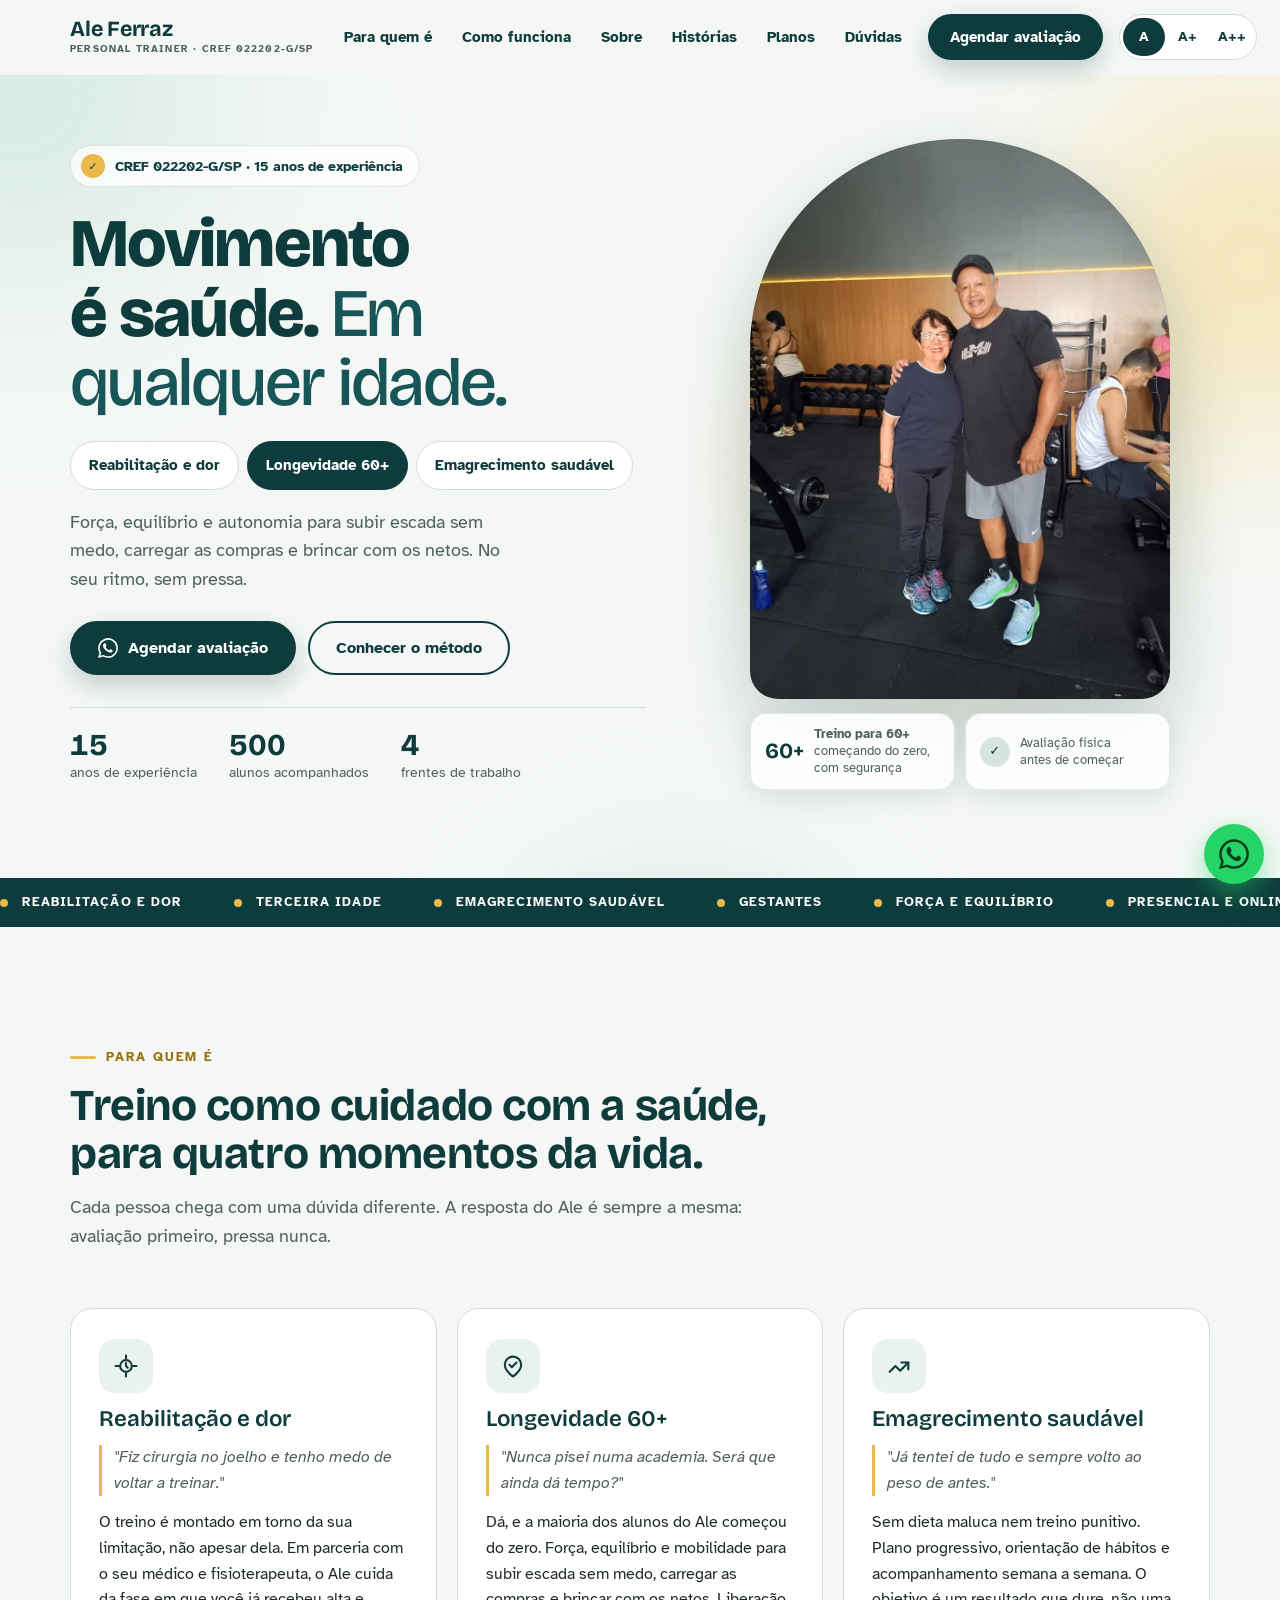
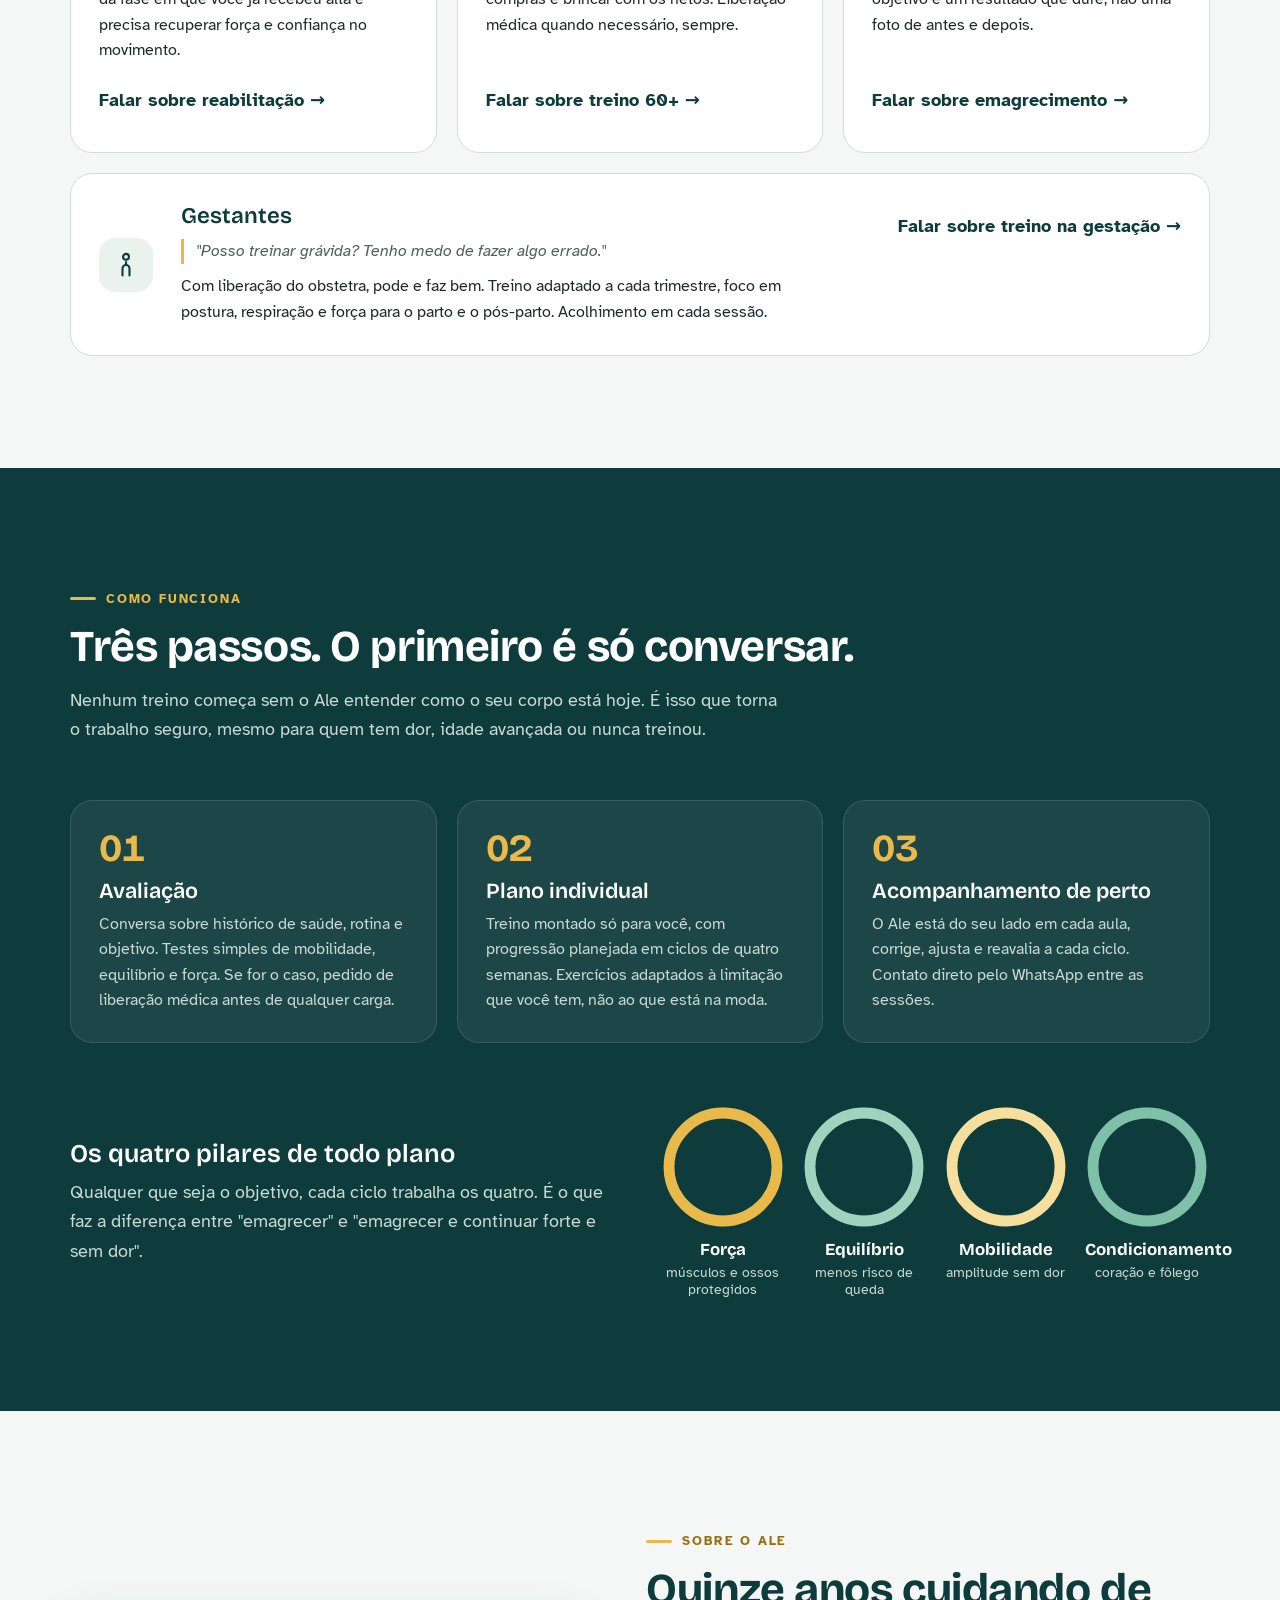
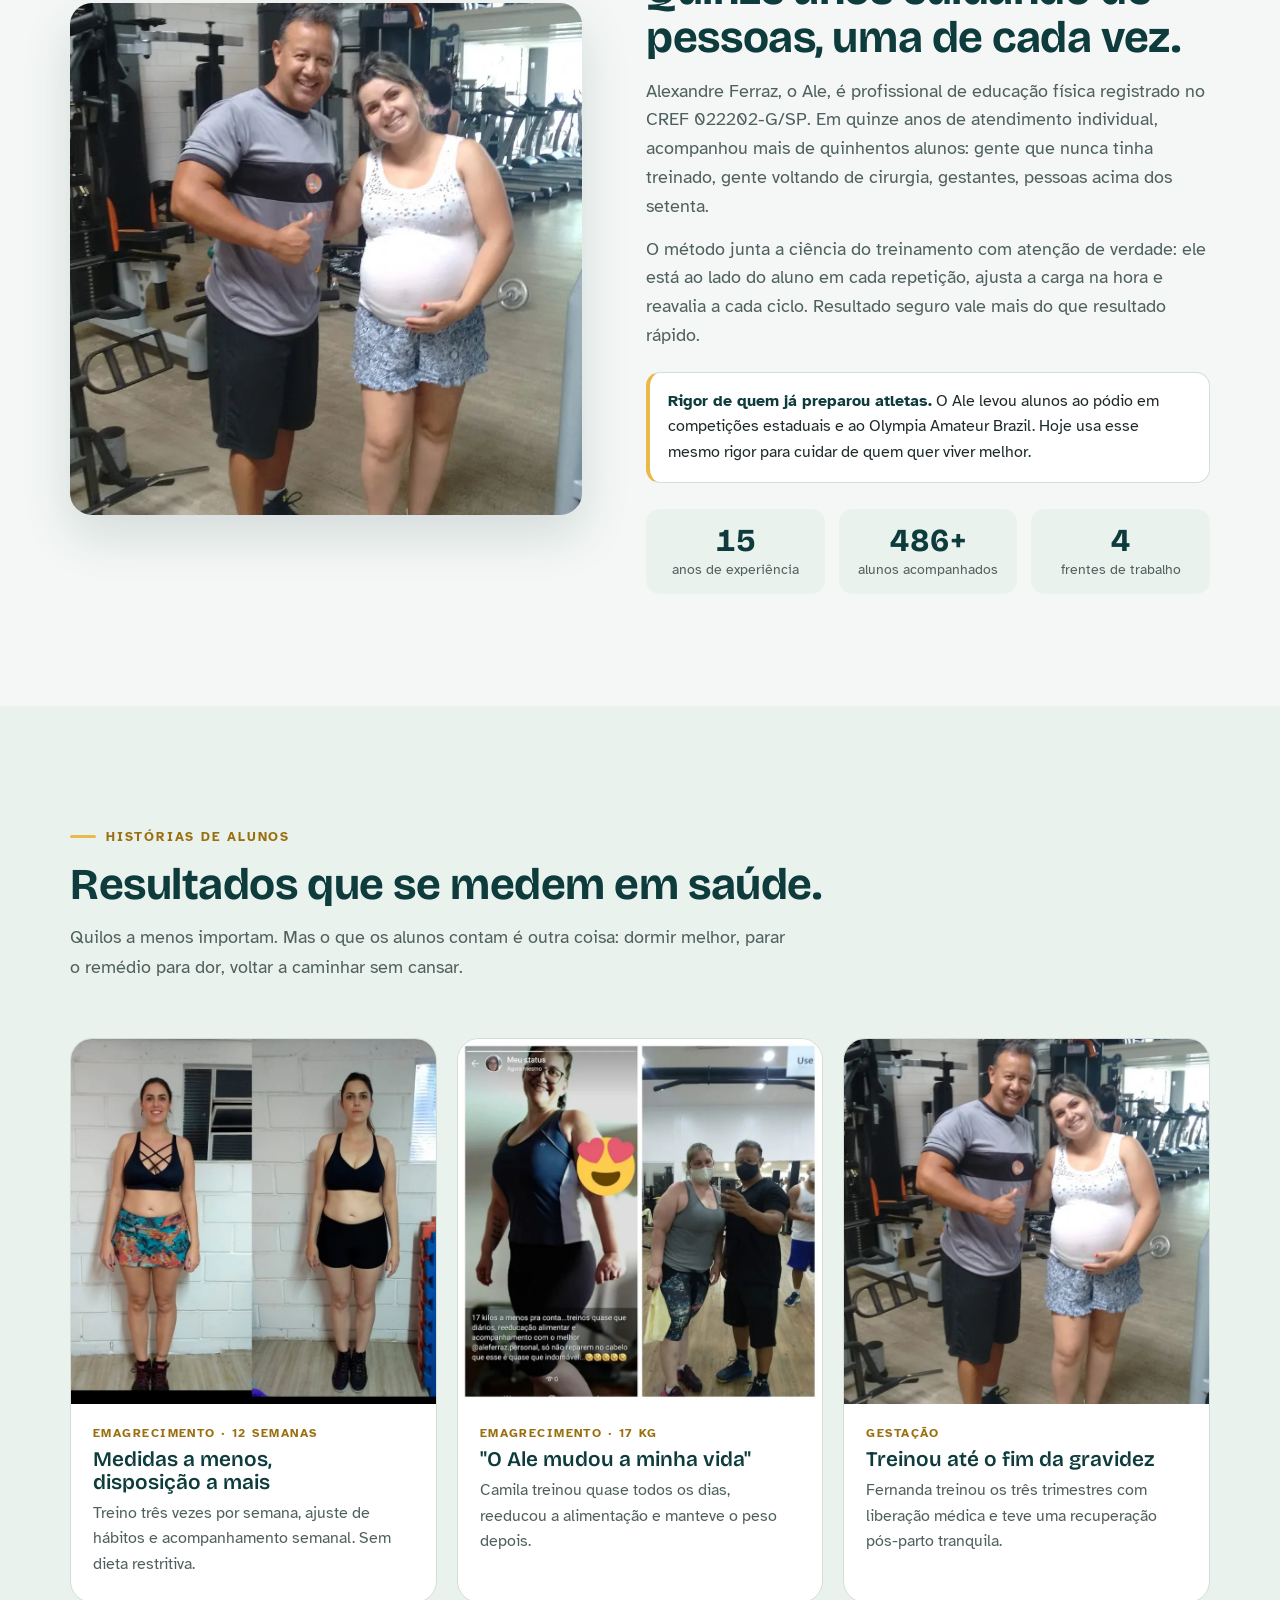
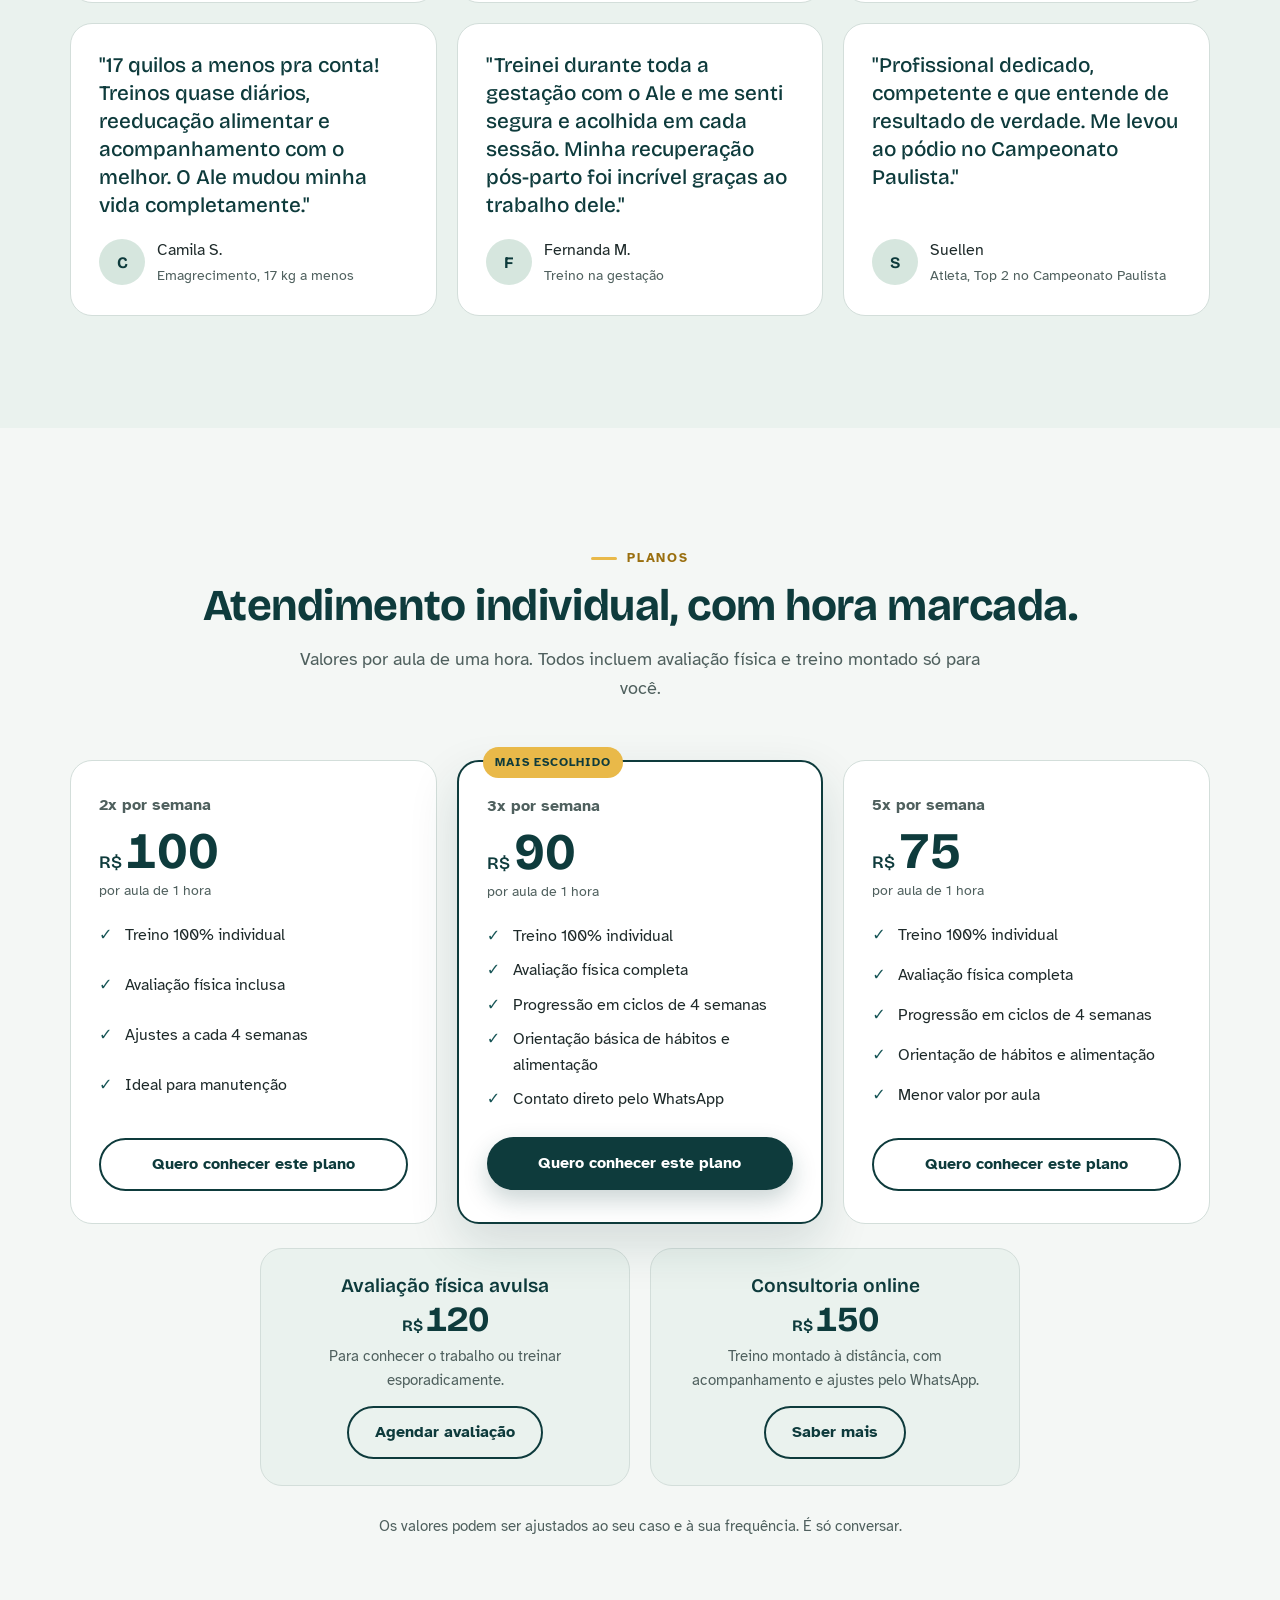
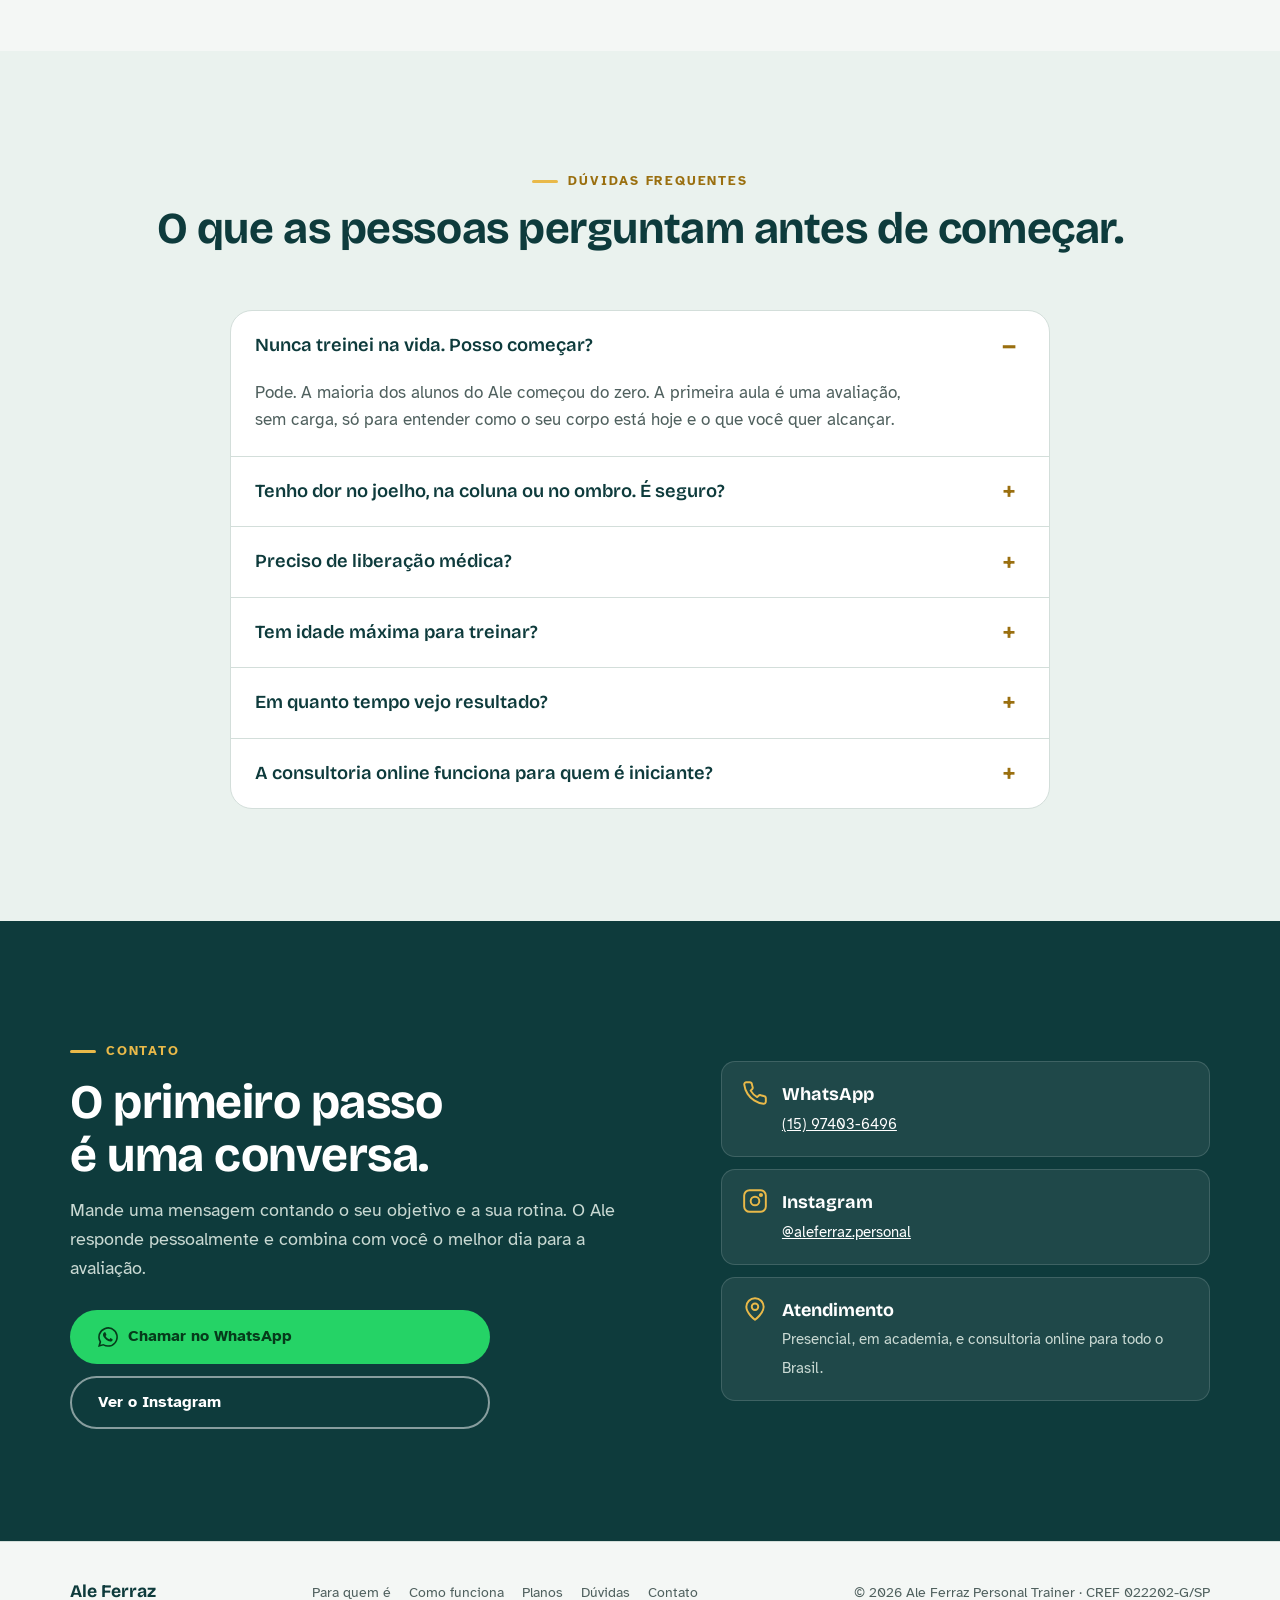
<file: index.html>
<!DOCTYPE html>
<html lang="pt-BR" data-texto="1">
<head>
  <meta charset="UTF-8">
  <meta name="viewport" content="width=device-width, initial-scale=1.0, viewport-fit=cover">
  <title>Ale Ferraz | Personal Trainer — Reabilitação, 60+ e Emagrecimento Saudável</title>
  <meta name="description" content="Personal trainer com 15 anos de experiência e CREF 022202-G/SP. Treino seguro e acompanhado de perto para reabilitação, terceira idade, emagrecimento saudável e gestantes. Presencial e online.">
  <meta name="theme-color" content="#0E3B3C">
  <meta property="og:type" content="website">
  <meta property="og:title" content="Ale Ferraz | Personal Trainer — Movimento é saúde, em qualquer idade">
  <meta property="og:description" content="Treino seguro e acompanhado de perto para reabilitação, 60+, emagrecimento saudável e gestantes. Agende uma avaliação pelo WhatsApp.">
  <meta property="og:image" content="images/og.jpg">
  <meta property="og:locale" content="pt_BR">
  <link rel="icon" href="data:image/svg+xml,%3Csvg xmlns='http://www.w3.org/2000/svg' viewBox='0 0 64 64'%3E%3Crect width='64' height='64' rx='14' fill='%230E3B3C'/%3E%3Ctext x='32' y='43' font-family='Arial,sans-serif' font-weight='700' font-size='30' fill='%23E9B949' text-anchor='middle'%3EAF%3C/text%3E%3C/svg%3E">
  <link rel="preconnect" href="https://fonts.googleapis.com">
  <link rel="preconnect" href="https://fonts.gstatic.com" crossorigin>
  <link rel="stylesheet" href="https://fonts.googleapis.com/css2?family=Bricolage+Grotesque:opsz,wght@12..96,500..800&family=Atkinson+Hyperlegible:ital,wght@0,400;0,700;1,400&display=swap">
  <link rel="stylesheet" href="css/tokens.css">
  <link rel="stylesheet" href="css/style.css">
  <script type="application/ld+json">
  {
    "@context": "https://schema.org",
    "@type": "LocalBusiness",
    "name": "Ale Ferraz Personal Trainer",
    "description": "Personal trainer especializado em reabilitação, terceira idade, emagrecimento saudável e gestantes.",
    "telephone": "+5515974036496",
    "sameAs": ["https://www.instagram.com/aleferraz.personal"],
    "priceRange": "R$75 - R$150"
  }
  </script>
</head>
<body>
<a class="pular" href="#inicio">Pular para o conteúdo</a>

<!-- ============ BARRA SUPERIOR ============ -->
<header class="topo" id="topo">
  <div class="wrap">
    <a class="marca" href="#inicio" aria-label="Ale Ferraz, início da página">
      <b>Ale Ferraz</b>
      <small>Personal Trainer · CREF 022202-G/SP</small>
    </a>
    <nav class="menu" id="menu" aria-label="Navegação principal">
      <a href="#para-quem">Para quem é</a>
      <a href="#como-funciona">Como funciona</a>
      <a href="#sobre">Sobre</a>
      <a href="#historias">Histórias</a>
      <a href="#planos">Planos</a>
      <a href="#duvidas">Dúvidas</a>
      <a class="btn btn-p" href="https://wa.me/5515974036496?text=Ol%C3%A1%20Ale!%20Vim%20pelo%20site%20e%20quero%20agendar%20uma%20avalia%C3%A7%C3%A3o." target="_blank" rel="noopener">Agendar avaliação</a>
    </nav>
    <div class="ferramentas">
      <div class="texto-ctl" role="group" aria-label="Tamanho do texto">
        <button type="button" data-texto="1" aria-pressed="true" aria-label="Texto normal">A</button>
        <button type="button" data-texto="2" aria-pressed="false" aria-label="Texto maior">A+</button>
        <button type="button" data-texto="3" aria-pressed="false" aria-label="Texto muito maior">A++</button>
      </div>
      <button class="hamb" id="hamb" type="button" aria-expanded="false" aria-controls="menu" aria-label="Abrir menu"><span></span></button>
    </div>
  </div>
</header>

<main id="inicio">

<!-- ============ HERO ============ -->
<section class="hero" aria-labelledby="titulo">
  <div class="aurora" aria-hidden="true"><span></span><span></span><span></span></div>
  <div class="wrap">
    <div>
      <div class="selo"><i aria-hidden="true">✓</i> CREF 022202-G/SP · 15 anos de experiência</div>
      <h1 id="titulo">Movimento é saúde. <em>Em qualquer idade.</em></h1>

      <div class="publicos" role="group" aria-label="Escolha o seu objetivo">
        <button type="button" data-publico="reab" aria-pressed="false">Reabilitação e dor</button>
        <button type="button" data-publico="sessenta" aria-pressed="true">Longevidade 60+</button>
        <button type="button" data-publico="emagrecer" aria-pressed="false">Emagrecimento saudável</button>
      </div>

      <p class="sub" id="heroSub">Força, equilíbrio e autonomia para subir escada sem medo, carregar as compras e brincar com os netos. No seu ritmo, sem pressa.</p>

      <div class="ctas">
        <a class="btn btn-p" id="ctaHero" href="https://wa.me/5515974036496?text=Ol%C3%A1%20Ale!%20Tenho%20interesse%20no%20treino%20para%20terceira%20idade.%20Pode%20me%20explicar%20como%20funciona%3F" target="_blank" rel="noopener">
          <svg viewBox="0 0 24 24" fill="currentColor" aria-hidden="true"><path d="M17.5 14.4c-.3-.1-1.8-.9-2-1-.3-.1-.5-.1-.7.1-.2.3-.8 1-.9 1.2-.2.2-.3.2-.6.1-.3-.2-1.3-.5-2.4-1.5-.9-.8-1.5-1.8-1.7-2.1-.2-.3 0-.5.1-.6l.4-.5.3-.5c.1-.2 0-.4 0-.5l-.9-2.2c-.2-.6-.5-.5-.7-.5h-.6c-.2 0-.5.1-.8.4-.3.3-1 1-1 2.5s1.1 2.9 1.2 3.1c.1.2 2.1 3.2 5.1 4.5 1.9.8 2.5.7 3 .6.6-.1 1.8-.7 2-1.4.2-.7.2-1.3.2-1.4-.1-.1-.3-.2-.6-.3M12 22a9.9 9.9 0 0 1-5-1.4l-.4-.2-3.7 1 1-3.6-.2-.4A9.9 9.9 0 1 1 12 22m8.4-18.3A11.8 11.8 0 0 0 .2 11.9c0 2.1.5 4.1 1.6 5.9L0 24l6.3-1.7a11.9 11.9 0 0 0 5.7 1.5c6.6 0 11.9-5.3 11.9-11.9 0-3.2-1.2-6.2-3.5-8.4"/></svg>
          Agendar avaliação
        </a>
        <a class="btn btn-s" href="#como-funciona">Conhecer o método</a>
      </div>

      <div class="prova" aria-label="Experiência">
        <div><b data-n="15">0</b>anos de experiência</div>
        <div><b data-n="500">0</b>alunos acompanhados</div>
        <div><b data-n="4">0</b>frentes de trabalho</div>
      </div>
    </div>

    <div class="retrato">
      <div class="brilho" aria-hidden="true"></div>
      <div class="moldura">
        <img src="images/ale-aluna-900.webp" srcset="images/ale-aluna-900.webp 900w, images/ale-aluna-1400.webp 1200w" sizes="(max-width: 900px) 90vw, 420px" width="900" height="1200" alt="Ale Ferraz abraçado a uma aluna sorridente, na academia" fetchpriority="high">
      </div>
      <div class="selos">
        <div><b id="seloPublicoNum">60+</b><span><strong id="seloPublico">Treino para 60+</strong><br><span id="seloPublicoDesc">começando do zero, com segurança</span></span></div>
        <div><span class="ok" aria-hidden="true">✓</span><span>Avaliação física<br>antes de começar</span></div>
      </div>
    </div>
  </div>
</section>

<div class="confianca" aria-hidden="true">
  <div class="trilho">
    <span>Reabilitação e dor</span><span>Terceira idade</span><span>Emagrecimento saudável</span><span>Gestantes</span><span>Força e equilíbrio</span><span>Presencial e online</span><span>CREF 022202-G/SP</span>
    <span>Reabilitação e dor</span><span>Terceira idade</span><span>Emagrecimento saudável</span><span>Gestantes</span><span>Força e equilíbrio</span><span>Presencial e online</span><span>CREF 022202-G/SP</span>
  </div>
</div>

<!-- ============ PARA QUEM É ============ -->
<section class="faixa" id="para-quem" aria-labelledby="t-para-quem">
  <div class="wrap">
    <div class="cabeca">
      <div class="eyebrow">Para quem é</div>
      <h2 id="t-para-quem">Treino como cuidado com a saúde, para quatro momentos da vida.</h2>
      <p class="lead">Cada pessoa chega com uma dúvida diferente. A resposta do Ale é sempre a mesma: avaliação primeiro, pressa nunca.</p>
    </div>
    <div class="publicos-grid">
      <article class="pub revela">
        <div class="ico" aria-hidden="true"><svg viewBox="0 0 24 24" fill="none" stroke="currentColor" stroke-width="1.8" stroke-linecap="round" stroke-linejoin="round"><path d="M12 3v3M12 18v3M3 12h3M18 12h3"/><circle cx="12" cy="12" r="5"/><path d="M12 9.5v2.5l1.5 1.5"/></svg></div>
        <h3>Reabilitação e dor</h3>
        <p class="duvida">"Fiz cirurgia no joelho e tenho medo de voltar a treinar."</p>
        <p>O treino é montado em torno da sua limitação, não apesar dela. Em parceria com o seu médico e fisioterapeuta, o Ale cuida da fase em que você já recebeu alta e precisa recuperar força e confiança no movimento.</p>
        <a href="https://wa.me/5515974036496?text=Ol%C3%A1%20Ale!%20Estou%20em%20recupera%C3%A7%C3%A3o%20de%20uma%20les%C3%A3o%20e%20quero%20saber%20como%20funciona%20o%20treino%20de%20reabilita%C3%A7%C3%A3o." target="_blank" rel="noopener">Falar sobre reabilitação&nbsp;→</a>
      </article>
      <article class="pub revela">
        <div class="ico" aria-hidden="true"><svg viewBox="0 0 24 24" fill="none" stroke="currentColor" stroke-width="1.8" stroke-linecap="round" stroke-linejoin="round"><path d="M12 21s-7-4.6-7-10a7 7 0 0 1 14 0c0 5.4-7 10-7 10z"/><path d="M9 11l2 2 4-4"/></svg></div>
        <h3>Longevidade 60+</h3>
        <p class="duvida">"Nunca pisei numa academia. Será que ainda dá tempo?"</p>
        <p>Dá, e a maioria dos alunos do Ale começou do zero. Força, equilíbrio e mobilidade para subir escada sem medo, carregar as compras e brincar com os netos. Liberação médica quando necessário, sempre.</p>
        <a href="https://wa.me/5515974036496?text=Ol%C3%A1%20Ale!%20Tenho%20interesse%20no%20treino%20para%20terceira%20idade.%20Pode%20me%20explicar%20como%20funciona%3F" target="_blank" rel="noopener">Falar sobre treino 60+&nbsp;→</a>
      </article>
      <article class="pub revela">
        <div class="ico" aria-hidden="true"><svg viewBox="0 0 24 24" fill="none" stroke="currentColor" stroke-width="1.8" stroke-linecap="round" stroke-linejoin="round"><path d="M4 17l5-5 4 4 7-7"/><path d="M14 9h6v6"/></svg></div>
        <h3>Emagrecimento saudável</h3>
        <p class="duvida">"Já tentei de tudo e sempre volto ao peso de antes."</p>
        <p>Sem dieta maluca nem treino punitivo. Plano progressivo, orientação de hábitos e acompanhamento semana a semana. O objetivo é um resultado que dure, não uma foto de antes e depois.</p>
        <a href="https://wa.me/5515974036496?text=Ol%C3%A1%20Ale!%20Quero%20emagrecer%20com%20sa%C3%BAde%20e%20gostaria%20de%20saber%20como%20funciona%20o%20acompanhamento." target="_blank" rel="noopener">Falar sobre emagrecimento&nbsp;→</a>
      </article>
      <article class="pub gestante revela">
        <div class="ico" aria-hidden="true"><svg viewBox="0 0 24 24" fill="none" stroke="currentColor" stroke-width="1.8" stroke-linecap="round" stroke-linejoin="round"><circle cx="12" cy="5" r="2.5"/><path d="M9 21v-6a3 3 0 0 1 6 0v6"/><path d="M12 9.5v2"/></svg></div>
        <div>
          <h3>Gestantes</h3>
          <p class="duvida">"Posso treinar grávida? Tenho medo de fazer algo errado."</p>
          <p>Com liberação do obstetra, pode e faz bem. Treino adaptado a cada trimestre, foco em postura, respiração e força para o parto e o pós-parto. Acolhimento em cada sessão.</p>
        </div>
        <a href="https://wa.me/5515974036496?text=Ol%C3%A1%20Ale!%20Estou%20gr%C3%A1vida%20e%20quero%20saber%20como%20funciona%20o%20treino%20na%20gesta%C3%A7%C3%A3o." target="_blank" rel="noopener">Falar sobre treino na gestação&nbsp;→</a>
      </article>
    </div>
  </div>
</section>

<!-- ============ COMO FUNCIONA ============ -->
<section class="faixa escura" id="como-funciona" aria-labelledby="t-como">
  <div class="wrap">
    <div class="cabeca">
      <div class="eyebrow">Como funciona</div>
      <h2 id="t-como">Três passos. O primeiro é só conversar.</h2>
      <p class="lead">Nenhum treino começa sem o Ale entender como o seu corpo está hoje. É isso que torna o trabalho seguro, mesmo para quem tem dor, idade avançada ou nunca treinou.</p>
    </div>
    <div class="passos">
      <div class="passo revela">
        <div class="n">01</div>
        <h3>Avaliação</h3>
        <p>Conversa sobre histórico de saúde, rotina e objetivo. Testes simples de mobilidade, equilíbrio e força. Se for o caso, pedido de liberação médica antes de qualquer carga.</p>
      </div>
      <div class="passo revela">
        <div class="n">02</div>
        <h3>Plano individual</h3>
        <p>Treino montado só para você, com progressão planejada em ciclos de quatro semanas. Exercícios adaptados à limitação que você tem, não ao que está na moda.</p>
      </div>
      <div class="passo revela">
        <div class="n">03</div>
        <h3>Acompanhamento de perto</h3>
        <p>O Ale está do seu lado em cada aula, corrige, ajusta e reavalia a cada ciclo. Contato direto pelo WhatsApp entre as sessões.</p>
      </div>
    </div>

    <div class="pilares">
      <div>
        <h3 style="font-size:1.6rem">Os quatro pilares de todo plano</h3>
        <p class="lead" style="margin-top:10px">Qualquer que seja o objetivo, cada ciclo trabalha os quatro. É o que faz a diferença entre "emagrecer" e "emagrecer e continuar forte e sem dor".</p>
      </div>
      <div class="aneis" role="list" aria-label="Pilares do treino">
        <div class="anel" role="listitem"><svg viewBox="0 0 100 100" aria-hidden="true"><circle class="trilha" cx="50" cy="50" r="45"/><circle class="valor" cx="50" cy="50" r="45"/></svg><b>Força</b><span>músculos e ossos protegidos</span></div>
        <div class="anel" role="listitem"><svg viewBox="0 0 100 100" aria-hidden="true"><circle class="trilha" cx="50" cy="50" r="45"/><circle class="valor" cx="50" cy="50" r="45"/></svg><b>Equilíbrio</b><span>menos risco de queda</span></div>
        <div class="anel" role="listitem"><svg viewBox="0 0 100 100" aria-hidden="true"><circle class="trilha" cx="50" cy="50" r="45"/><circle class="valor" cx="50" cy="50" r="45"/></svg><b>Mobilidade</b><span>amplitude sem dor</span></div>
        <div class="anel" role="listitem"><svg viewBox="0 0 100 100" aria-hidden="true"><circle class="trilha" cx="50" cy="50" r="45"/><circle class="valor" cx="50" cy="50" r="45"/></svg><b>Condicionamento</b><span>coração e fôlego</span></div>
      </div>
    </div>
  </div>
</section>

<!-- ============ SOBRE ============ -->
<section class="faixa" id="sobre" aria-labelledby="t-sobre">
  <div class="wrap sobre">
    <div class="foto revela">
      <img src="images/gestante-800.webp" width="800" height="800" alt="Ale Ferraz sorrindo e fazendo sinal de positivo ao lado de uma aluna gestante, na academia" loading="lazy">
    </div>
    <div class="texto">
      <div class="eyebrow">Sobre o Ale</div>
      <h2 id="t-sobre">Quinze anos cuidando de pessoas, uma de cada vez.</h2>
      <p>Alexandre Ferraz, o Ale, é profissional de educação física registrado no CREF 022202-G/SP. Em quinze anos de atendimento individual, acompanhou mais de quinhentos alunos: gente que nunca tinha treinado, gente voltando de cirurgia, gestantes, pessoas acima dos setenta.</p>
      <p>O método junta a ciência do treinamento com atenção de verdade: ele está ao lado do aluno em cada repetição, ajusta a carga na hora e reavalia a cada ciclo. Resultado seguro vale mais do que resultado rápido.</p>
      <div class="credencial"><b>Rigor de quem já preparou atletas.</b> O Ale levou alunos ao pódio em competições estaduais e ao Olympia Amateur Brazil. Hoje usa esse mesmo rigor para cuidar de quem quer viver melhor.</div>
      <div class="numeros">
        <div><b data-n="15">0</b>anos de experiência</div>
        <div><b data-n="500" data-suf="+">0</b>alunos acompanhados</div>
        <div><b data-n="4">0</b>frentes de trabalho</div>
      </div>
    </div>
  </div>
</section>

<!-- ============ HISTÓRIAS ============ -->
<section class="faixa salvia" id="historias" aria-labelledby="t-hist">
  <div class="wrap">
    <div class="cabeca">
      <div class="eyebrow">Histórias de alunos</div>
      <h2 id="t-hist">Resultados que se medem em saúde.</h2>
      <p class="lead">Quilos a menos importam. Mas o que os alunos contam é outra coisa: dormir melhor, parar o remédio para dor, voltar a caminhar sem cansar.</p>
    </div>
    <div class="historias">
      <article class="hist revela">
        <div class="img"><img src="images/antes-depois-2-800.webp" width="800" height="800" alt="Aluna antes e depois de 12 semanas de treino, de frente, na academia" loading="lazy"></div>
        <div class="txt"><span class="tag">Emagrecimento · 12 semanas</span><h3>Medidas a menos, disposição a mais</h3><p>Treino três vezes por semana, ajuste de hábitos e acompanhamento semanal. Sem dieta restritiva.</p></div>
      </article>
      <article class="hist revela">
        <div class="img"><img src="images/antes-depois-3-800.webp" width="800" height="800" alt="Aluna Camila antes e depois de perder 17 quilos" loading="lazy"></div>
        <div class="txt"><span class="tag">Emagrecimento · 17 kg</span><h3>"O Ale mudou a minha vida"</h3><p>Camila treinou quase todos os dias, reeducou a alimentação e manteve o peso depois.</p></div>
      </article>
      <article class="hist revela">
        <div class="img"><img src="images/gestante-800.webp" width="800" height="800" alt="Aluna gestante sorrindo ao lado do Ale, na academia" loading="lazy" style="object-position:70% 20%"></div>
        <div class="txt"><span class="tag">Gestação</span><h3>Treinou até o fim da gravidez</h3><p>Fernanda treinou os três trimestres com liberação médica e teve uma recuperação pós-parto tranquila.</p></div>
      </article>
    </div>

    <div class="depoimentos" style="margin-top:20px">
      <article class="dep revela">
        <blockquote>"17 quilos a menos pra conta! Treinos quase diários, reeducação alimentar e acompanhamento com o melhor. O Ale mudou minha vida completamente."</blockquote>
        <div class="quem"><i aria-hidden="true">C</i><div>Camila S.<span>Emagrecimento, 17 kg a menos</span></div></div>
      </article>
      <article class="dep revela">
        <blockquote>"Treinei durante toda a gestação com o Ale e me senti segura e acolhida em cada sessão. Minha recuperação pós-parto foi incrível graças ao trabalho dele."</blockquote>
        <div class="quem"><i aria-hidden="true">F</i><div>Fernanda M.<span>Treino na gestação</span></div></div>
      </article>
      <article class="dep revela">
        <blockquote>"Profissional dedicado, competente e que entende de resultado de verdade. Me levou ao pódio no Campeonato Paulista."</blockquote>
        <div class="quem"><i aria-hidden="true">S</i><div>Suellen<span>Atleta, Top 2 no Campeonato Paulista</span></div></div>
      </article>
    </div>
  </div>
</section>

<!-- ============ PLANOS ============ -->
<section class="faixa" id="planos" aria-labelledby="t-planos">
  <div class="wrap">
    <div class="cabeca centro">
      <div class="eyebrow">Planos</div>
      <h2 id="t-planos">Atendimento individual, com hora marcada.</h2>
      <p class="lead">Valores por aula de uma hora. Todos incluem avaliação física e treino montado só para você.</p>
    </div>
    <div class="planos">
      <article class="plano revela">
        <div class="freq">2x por semana</div>
        <div class="valor"><small>R$</small>100</div>
        <div class="por">por aula de 1 hora</div>
        <ul>
          <li>Treino 100% individual</li>
          <li>Avaliação física inclusa</li>
          <li>Ajustes a cada 4 semanas</li>
          <li>Ideal para manutenção</li>
        </ul>
        <a class="btn btn-s btn-bloco" href="https://wa.me/5515974036496?text=Ol%C3%A1%20Ale!%20Quero%20saber%20mais%20sobre%20o%20plano%20de%202x%20por%20semana." target="_blank" rel="noopener">Quero conhecer este plano</a>
      </article>
      <article class="plano destaque revela">
        <span class="tag">Mais escolhido</span>
        <div class="freq">3x por semana</div>
        <div class="valor"><small>R$</small>90</div>
        <div class="por">por aula de 1 hora</div>
        <ul>
          <li>Treino 100% individual</li>
          <li>Avaliação física completa</li>
          <li>Progressão em ciclos de 4 semanas</li>
          <li>Orientação básica de hábitos e alimentação</li>
          <li>Contato direto pelo WhatsApp</li>
        </ul>
        <a class="btn btn-p btn-bloco" href="https://wa.me/5515974036496?text=Ol%C3%A1%20Ale!%20Quero%20saber%20mais%20sobre%20o%20plano%20de%203x%20por%20semana." target="_blank" rel="noopener">Quero conhecer este plano</a>
      </article>
      <article class="plano revela">
        <div class="freq">5x por semana</div>
        <div class="valor"><small>R$</small>75</div>
        <div class="por">por aula de 1 hora</div>
        <ul>
          <li>Treino 100% individual</li>
          <li>Avaliação física completa</li>
          <li>Progressão em ciclos de 4 semanas</li>
          <li>Orientação de hábitos e alimentação</li>
          <li>Menor valor por aula</li>
        </ul>
        <a class="btn btn-s btn-bloco" href="https://wa.me/5515974036496?text=Ol%C3%A1%20Ale!%20Quero%20saber%20mais%20sobre%20o%20plano%20de%205x%20por%20semana." target="_blank" rel="noopener">Quero conhecer este plano</a>
      </article>
    </div>
    <div class="extras">
      <article class="extra revela">
        <h3>Avaliação física avulsa</h3>
        <div class="valor"><small>R$</small>120</div>
        <p>Para conhecer o trabalho ou treinar esporadicamente.</p>
        <a class="btn btn-s" href="https://wa.me/5515974036496?text=Ol%C3%A1%20Ale!%20Quero%20agendar%20uma%20avalia%C3%A7%C3%A3o%20f%C3%ADsica%20avulsa." target="_blank" rel="noopener">Agendar avaliação</a>
      </article>
      <article class="extra revela">
        <h3>Consultoria online</h3>
        <div class="valor"><small>R$</small>150</div>
        <p>Treino montado à distância, com acompanhamento e ajustes pelo WhatsApp.</p>
        <a class="btn btn-s" href="https://wa.me/5515974036496?text=Ol%C3%A1%20Ale!%20Tenho%20interesse%20na%20consultoria%20online.%20Como%20funciona%3F" target="_blank" rel="noopener">Saber mais</a>
      </article>
    </div>
    <p class="nota-planos">Os valores podem ser ajustados ao seu caso e à sua frequência. É só conversar.</p>
  </div>
</section>

<!-- ============ DÚVIDAS ============ -->
<section class="faixa salvia" id="duvidas" aria-labelledby="t-faq">
  <div class="wrap">
    <div class="cabeca centro">
      <div class="eyebrow">Dúvidas frequentes</div>
      <h2 id="t-faq">O que as pessoas perguntam antes de começar.</h2>
    </div>
    <div class="faq">
      <details open>
        <summary>Nunca treinei na vida. Posso começar?</summary>
        <p>Pode. A maioria dos alunos do Ale começou do zero. A primeira aula é uma avaliação, sem carga, só para entender como o seu corpo está hoje e o que você quer alcançar.</p>
      </details>
      <details>
        <summary>Tenho dor no joelho, na coluna ou no ombro. É seguro?</summary>
        <p>O treino é montado em torno da sua limitação. Se você já faz fisioterapia ou tem acompanhamento médico, o Ale trabalha em parceria com esses profissionais e respeita as orientações deles.</p>
      </details>
      <details>
        <summary>Preciso de liberação médica?</summary>
        <p>Para quem tem mais de 60 anos, está grávida ou tem alguma condição de saúde conhecida, sim. É um pedido simples ao seu médico e protege você.</p>
      </details>
      <details>
        <summary>Tem idade máxima para treinar?</summary>
        <p>Não. O Ale atende alunos acima dos setenta anos. O que muda é a forma do treino, não a possibilidade de treinar.</p>
      </details>
      <details>
        <summary>Em quanto tempo vejo resultado?</summary>
        <p>Nas primeiras semanas o resultado é disposição, sono melhor e menos dor. Mudanças de força e de composição corporal aparecem de forma consistente a partir do segundo ciclo de quatro semanas.</p>
      </details>
      <details>
        <summary>A consultoria online funciona para quem é iniciante?</summary>
        <p>Funciona para quem já tem alguma autonomia na academia. Para quem está começando do zero, em reabilitação ou acima dos 60, o Ale recomenda o presencial.</p>
      </details>
    </div>
  </div>
</section>

<!-- ============ CONTATO ============ -->
<section class="faixa escura contato" id="contato" aria-labelledby="t-contato">
  <div class="wrap">
    <div>
      <div class="eyebrow">Contato</div>
      <h2 id="t-contato">O primeiro passo é uma conversa.</h2>
      <p class="lead">Mande uma mensagem contando o seu objetivo e a sua rotina. O Ale responde pessoalmente e combina com você o melhor dia para a avaliação.</p>
      <div class="acoes">
        <a class="btn btn-wa" href="https://wa.me/5515974036496?text=Ol%C3%A1%20Ale!%20Vim%20pelo%20site%20e%20quero%20agendar%20uma%20avalia%C3%A7%C3%A3o." target="_blank" rel="noopener">
          <svg viewBox="0 0 24 24" fill="currentColor" aria-hidden="true"><path d="M17.5 14.4c-.3-.1-1.8-.9-2-1-.3-.1-.5-.1-.7.1-.2.3-.8 1-.9 1.2-.2.2-.3.2-.6.1-.3-.2-1.3-.5-2.4-1.5-.9-.8-1.5-1.8-1.7-2.1-.2-.3 0-.5.1-.6l.4-.5.3-.5c.1-.2 0-.4 0-.5l-.9-2.2c-.2-.6-.5-.5-.7-.5h-.6c-.2 0-.5.1-.8.4-.3.3-1 1-1 2.5s1.1 2.9 1.2 3.1c.1.2 2.1 3.2 5.1 4.5 1.9.8 2.5.7 3 .6.6-.1 1.8-.7 2-1.4.2-.7.2-1.3.2-1.4-.1-.1-.3-.2-.6-.3M12 22a9.9 9.9 0 0 1-5-1.4l-.4-.2-3.7 1 1-3.6-.2-.4A9.9 9.9 0 1 1 12 22m8.4-18.3A11.8 11.8 0 0 0 .2 11.9c0 2.1.5 4.1 1.6 5.9L0 24l6.3-1.7a11.9 11.9 0 0 0 5.7 1.5c6.6 0 11.9-5.3 11.9-11.9 0-3.2-1.2-6.2-3.5-8.4"/></svg>
          Chamar no WhatsApp
        </a>
        <a class="btn btn-s" href="https://www.instagram.com/aleferraz.personal" target="_blank" rel="noopener">Ver o Instagram</a>
      </div>
    </div>
    <div class="canais">
      <div class="canal">
        <svg viewBox="0 0 24 24" fill="none" stroke="currentColor" stroke-width="1.8" stroke-linecap="round" stroke-linejoin="round" aria-hidden="true"><path d="M22 16.9v3a2 2 0 0 1-2.2 2 19.8 19.8 0 0 1-8.6-3.1 19.5 19.5 0 0 1-6-6A19.8 19.8 0 0 1 2.1 4.2 2 2 0 0 1 4.1 2h3a2 2 0 0 1 2 1.7c.1.9.4 1.8.7 2.7a2 2 0 0 1-.5 2.1L8 9.8a16 16 0 0 0 6 6l1.3-1.3a2 2 0 0 1 2.1-.4c.9.3 1.8.6 2.7.7a2 2 0 0 1 1.9 2.1z"/></svg>
        <div><b>WhatsApp</b><span><a href="https://wa.me/5515974036496" target="_blank" rel="noopener">(15) 97403-6496</a></span></div>
      </div>
      <div class="canal">
        <svg viewBox="0 0 24 24" fill="none" stroke="currentColor" stroke-width="1.8" stroke-linecap="round" stroke-linejoin="round" aria-hidden="true"><rect x="2" y="2" width="20" height="20" rx="5"/><circle cx="12" cy="12" r="4"/><circle cx="17.5" cy="6.5" r="1" fill="currentColor"/></svg>
        <div><b>Instagram</b><span><a href="https://www.instagram.com/aleferraz.personal" target="_blank" rel="noopener">@aleferraz.personal</a></span></div>
      </div>
      <div class="canal">
        <svg viewBox="0 0 24 24" fill="none" stroke="currentColor" stroke-width="1.8" stroke-linecap="round" stroke-linejoin="round" aria-hidden="true"><path d="M20 10c0 6-8 12-8 12S4 16 4 10a8 8 0 0 1 16 0z"/><circle cx="12" cy="10" r="3"/></svg>
        <div><b>Atendimento</b><span>Presencial, em academia, e consultoria online para todo o Brasil.</span></div>
      </div>
    </div>
  </div>
</section>

</main>

<footer class="rodape">
  <div class="wrap">
    <b>Ale Ferraz</b>
    <nav aria-label="Rodapé">
      <a href="#para-quem">Para quem é</a>
      <a href="#como-funciona">Como funciona</a>
      <a href="#planos">Planos</a>
      <a href="#duvidas">Dúvidas</a>
      <a href="#contato">Contato</a>
    </nav>
    <span>© 2026 Ale Ferraz Personal Trainer · CREF 022202-G/SP</span>
  </div>
</footer>

<a class="wa-fixo" href="https://wa.me/5515974036496?text=Ol%C3%A1%20Ale!%20Vim%20pelo%20site%20e%20quero%20saber%20mais." target="_blank" rel="noopener" aria-label="Falar com o Ale no WhatsApp">
  <svg viewBox="0 0 24 24" aria-hidden="true"><path d="M17.5 14.4c-.3-.1-1.8-.9-2-1-.3-.1-.5-.1-.7.1-.2.3-.8 1-.9 1.2-.2.2-.3.2-.6.1-.3-.2-1.3-.5-2.4-1.5-.9-.8-1.5-1.8-1.7-2.1-.2-.3 0-.5.1-.6l.4-.5.3-.5c.1-.2 0-.4 0-.5l-.9-2.2c-.2-.6-.5-.5-.7-.5h-.6c-.2 0-.5.1-.8.4-.3.3-1 1-1 2.5s1.1 2.9 1.2 3.1c.1.2 2.1 3.2 5.1 4.5 1.9.8 2.5.7 3 .6.6-.1 1.8-.7 2-1.4.2-.7.2-1.3.2-1.4-.1-.1-.3-.2-.6-.3M12 22a9.9 9.9 0 0 1-5-1.4l-.4-.2-3.7 1 1-3.6-.2-.4A9.9 9.9 0 1 1 12 22m8.4-18.3A11.8 11.8 0 0 0 .2 11.9c0 2.1.5 4.1 1.6 5.9L0 24l6.3-1.7a11.9 11.9 0 0 0 5.7 1.5c6.6 0 11.9-5.3 11.9-11.9 0-3.2-1.2-6.2-3.5-8.4"/></svg>
</a>

<script src="js/main.js"></script>
</body>
</html>
</file>
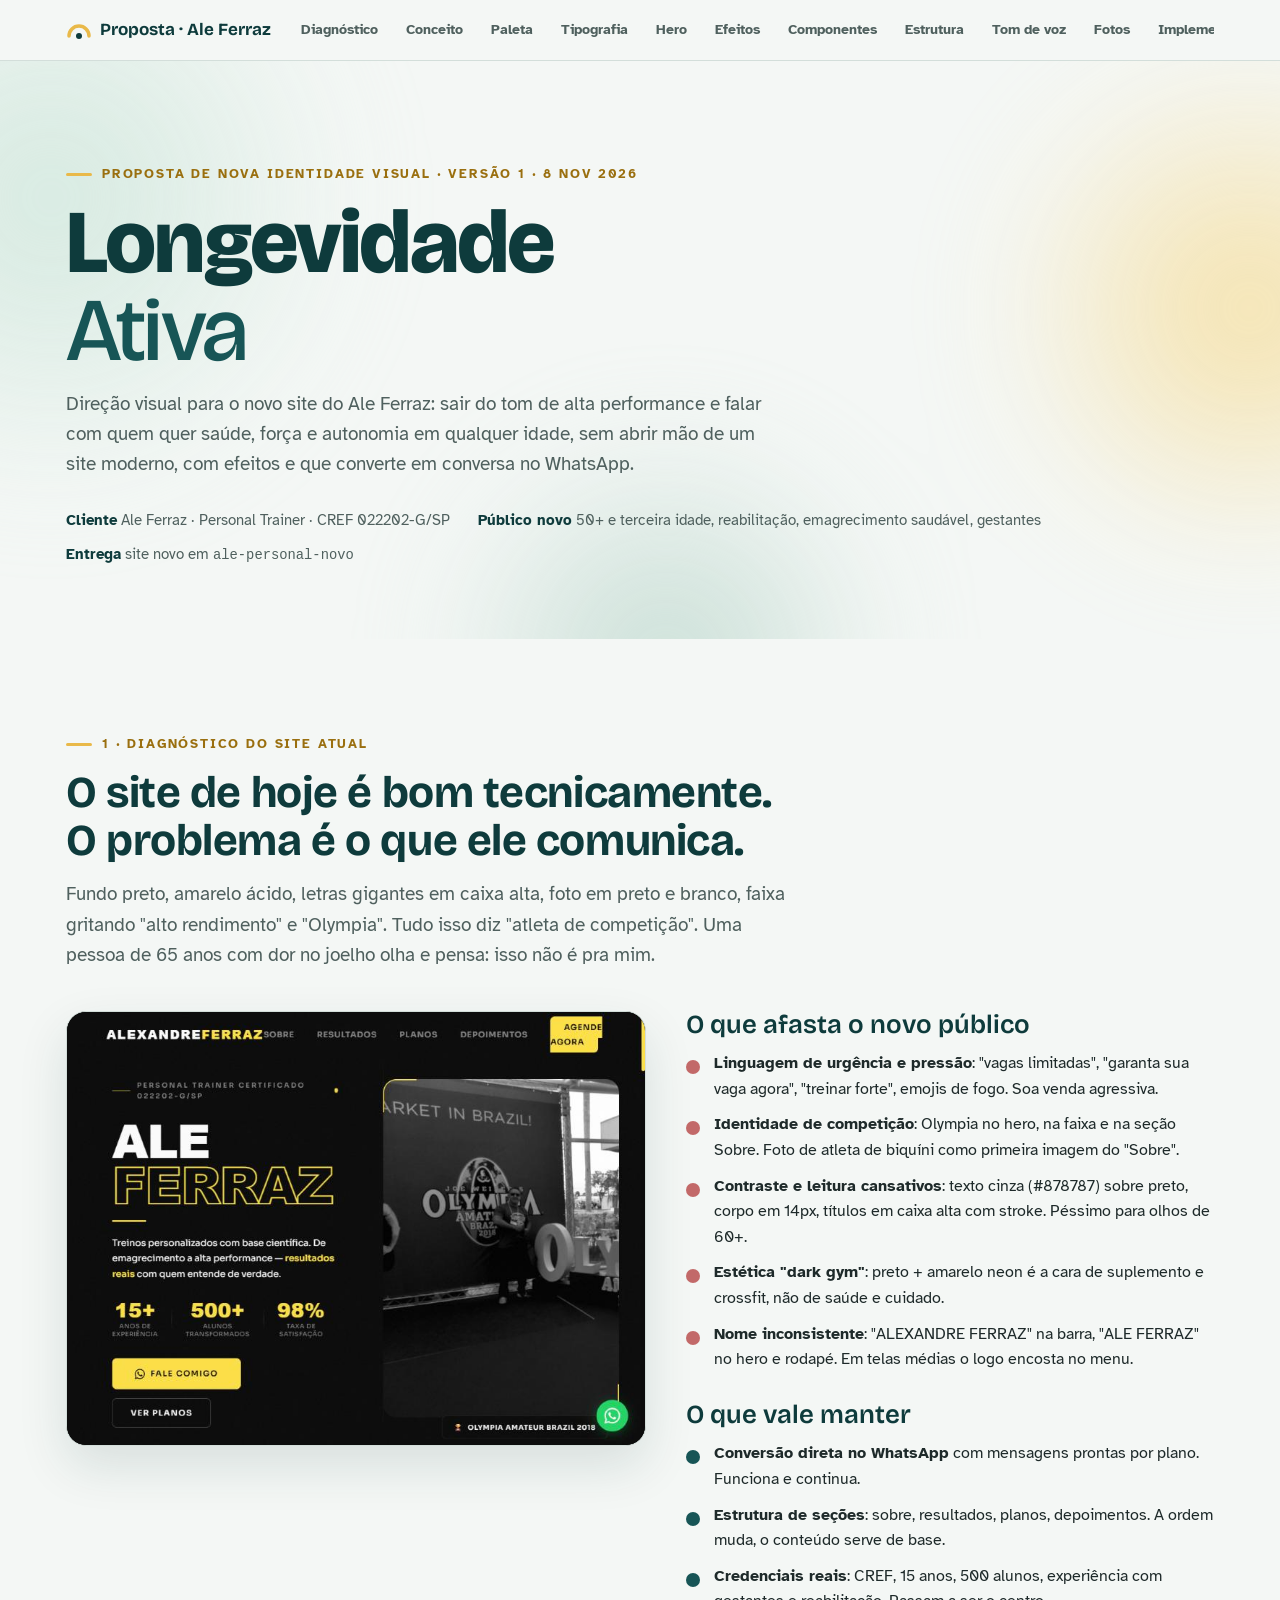
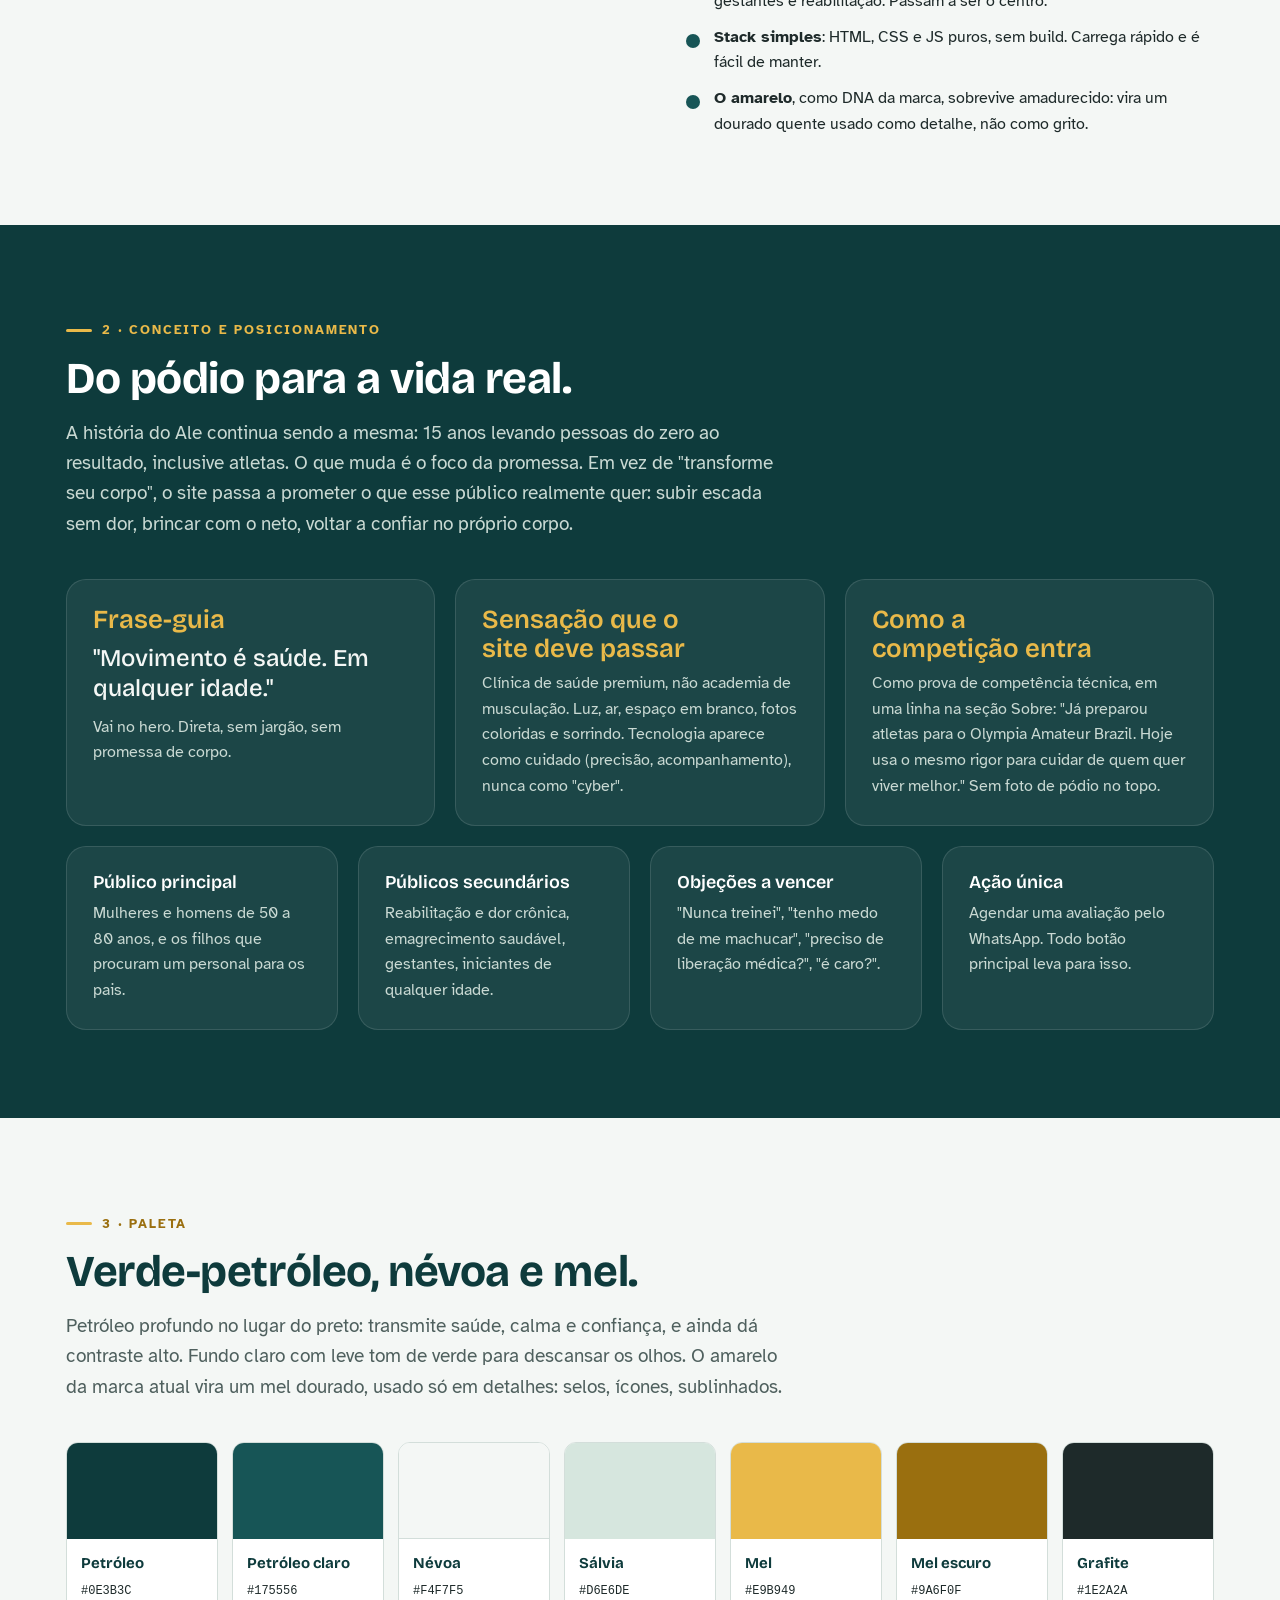
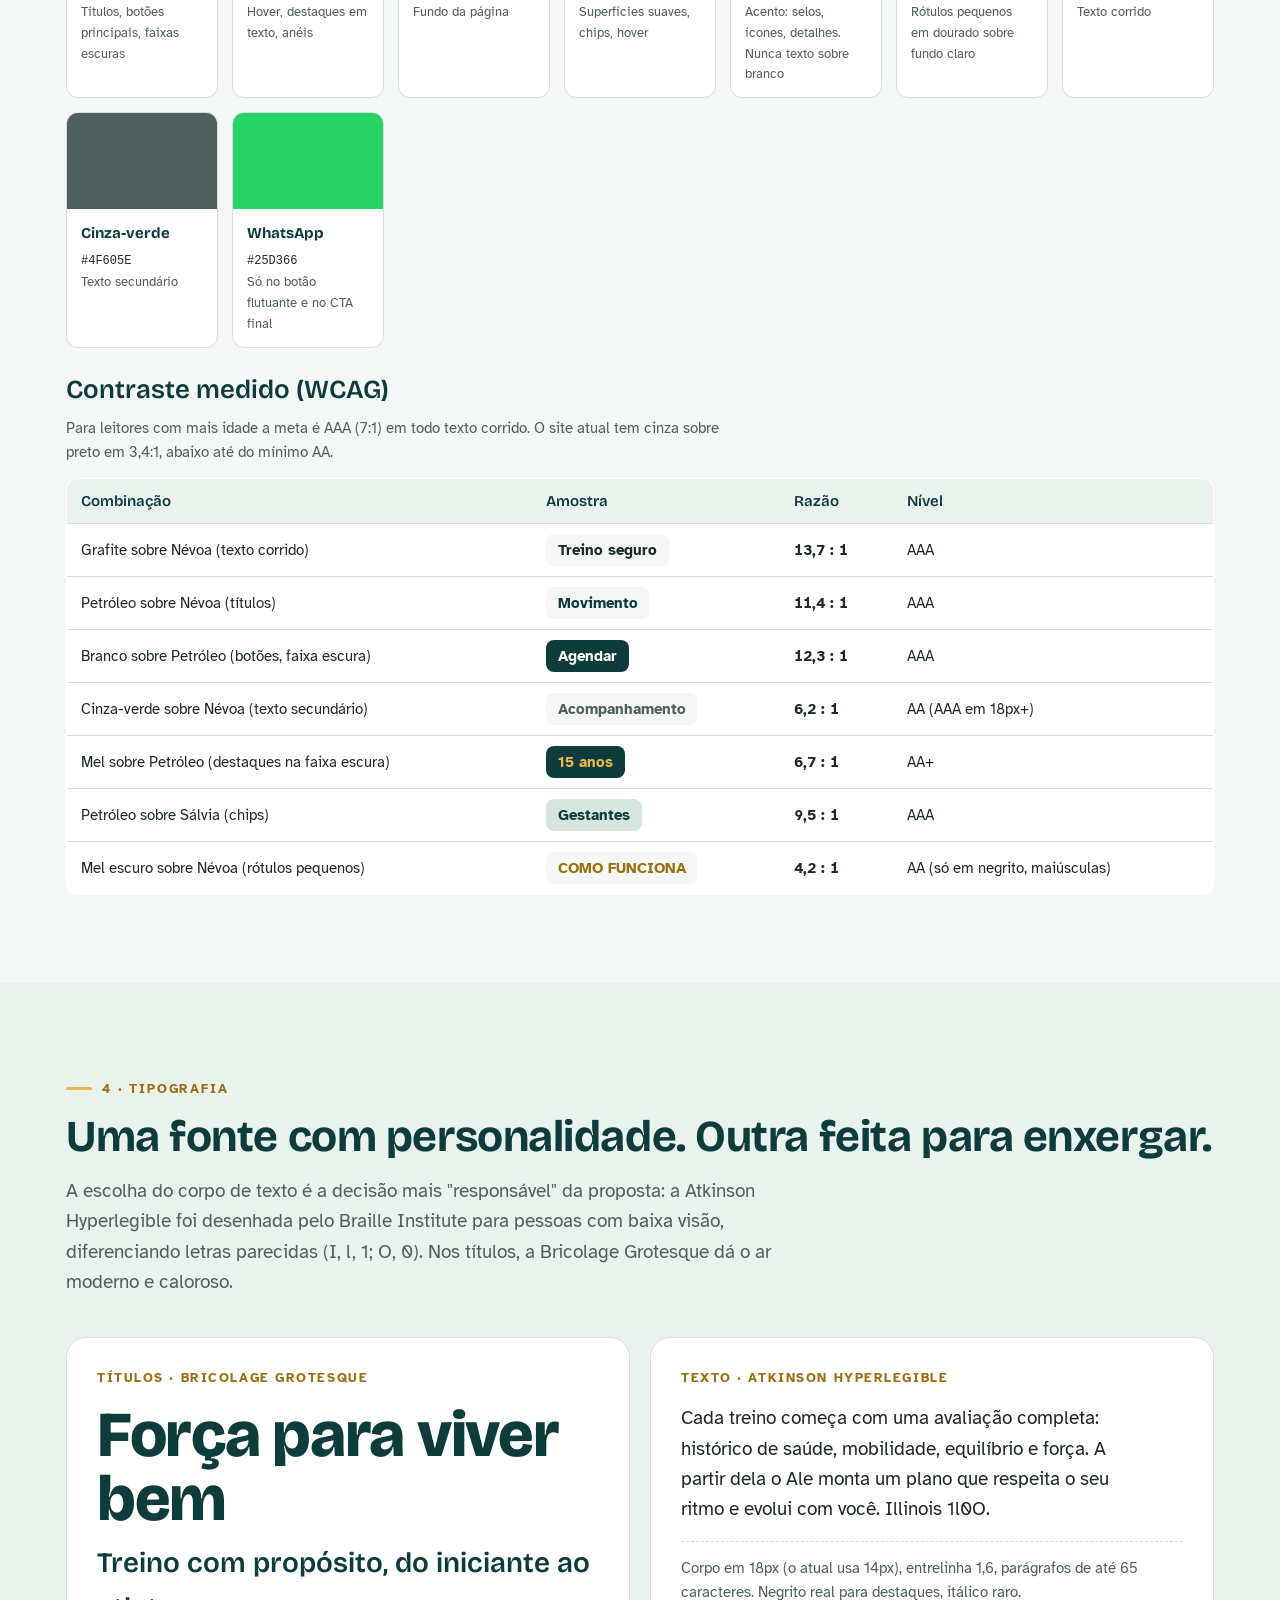
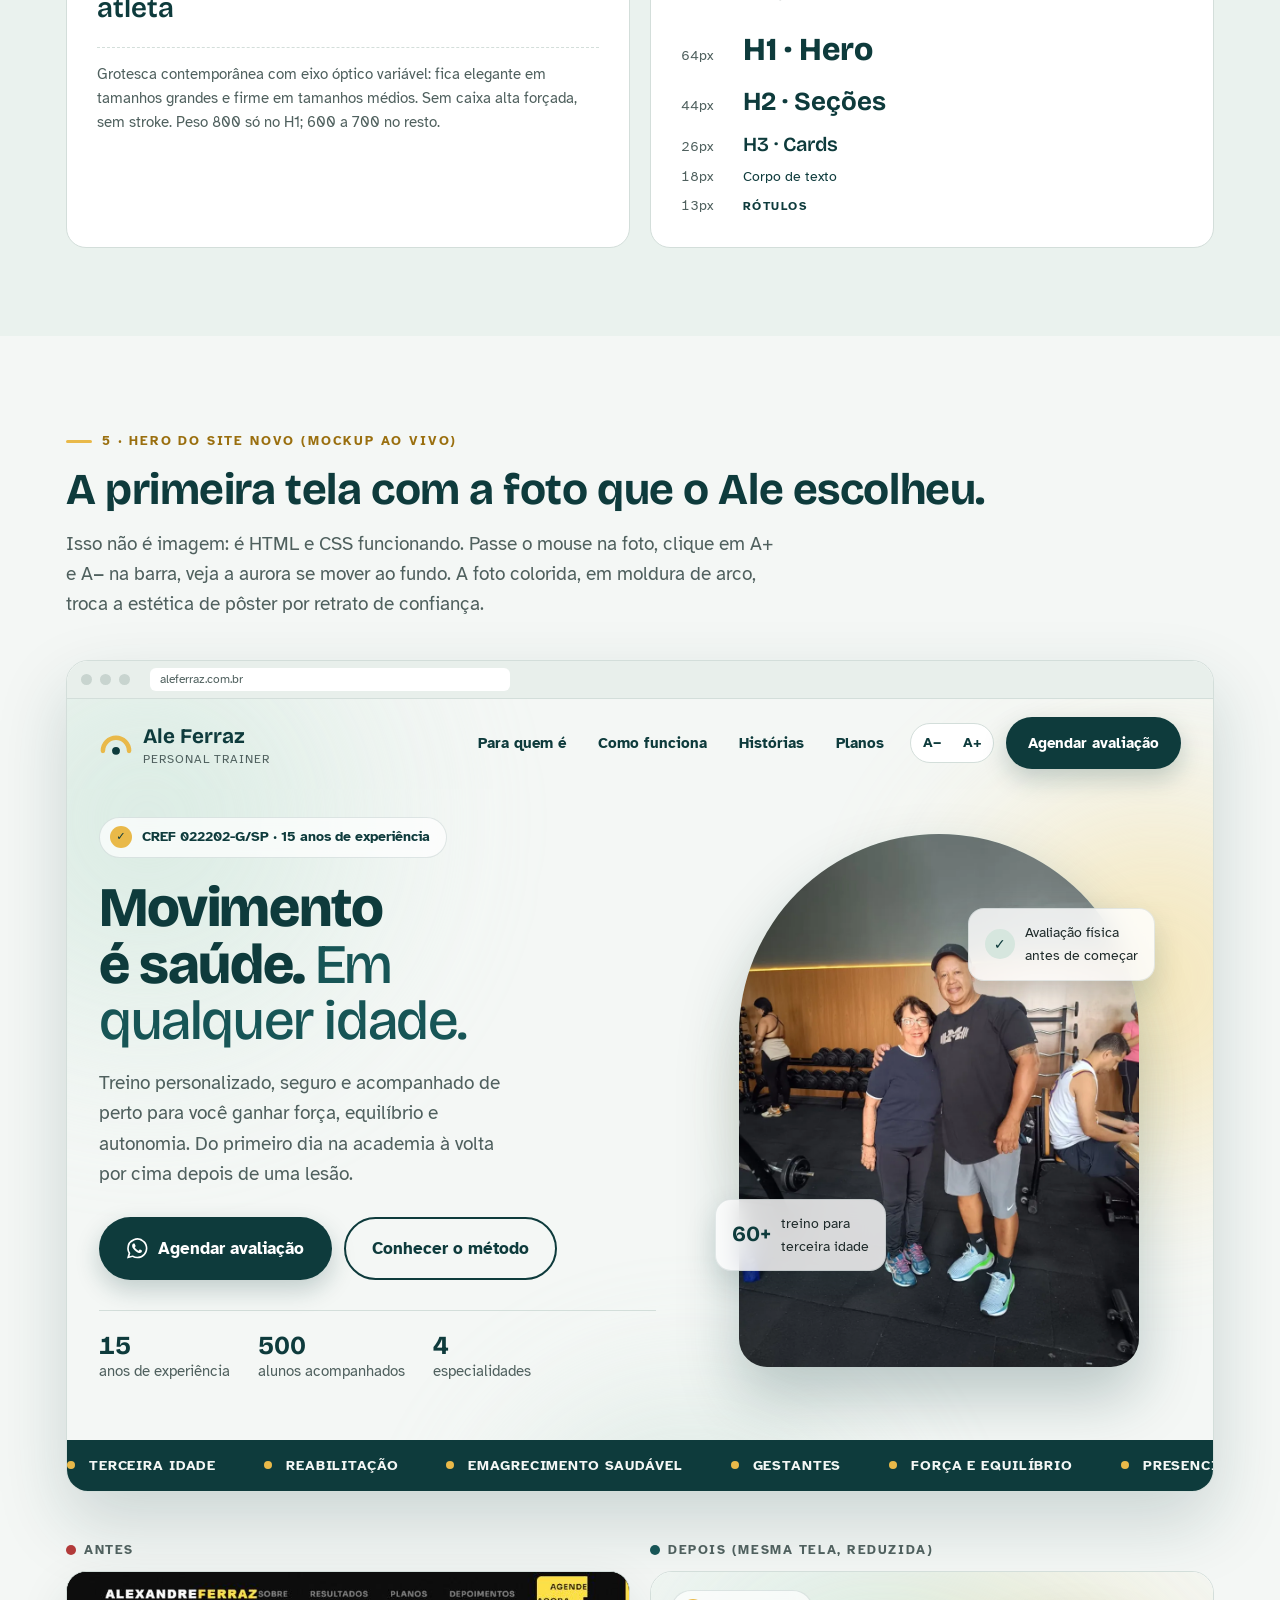
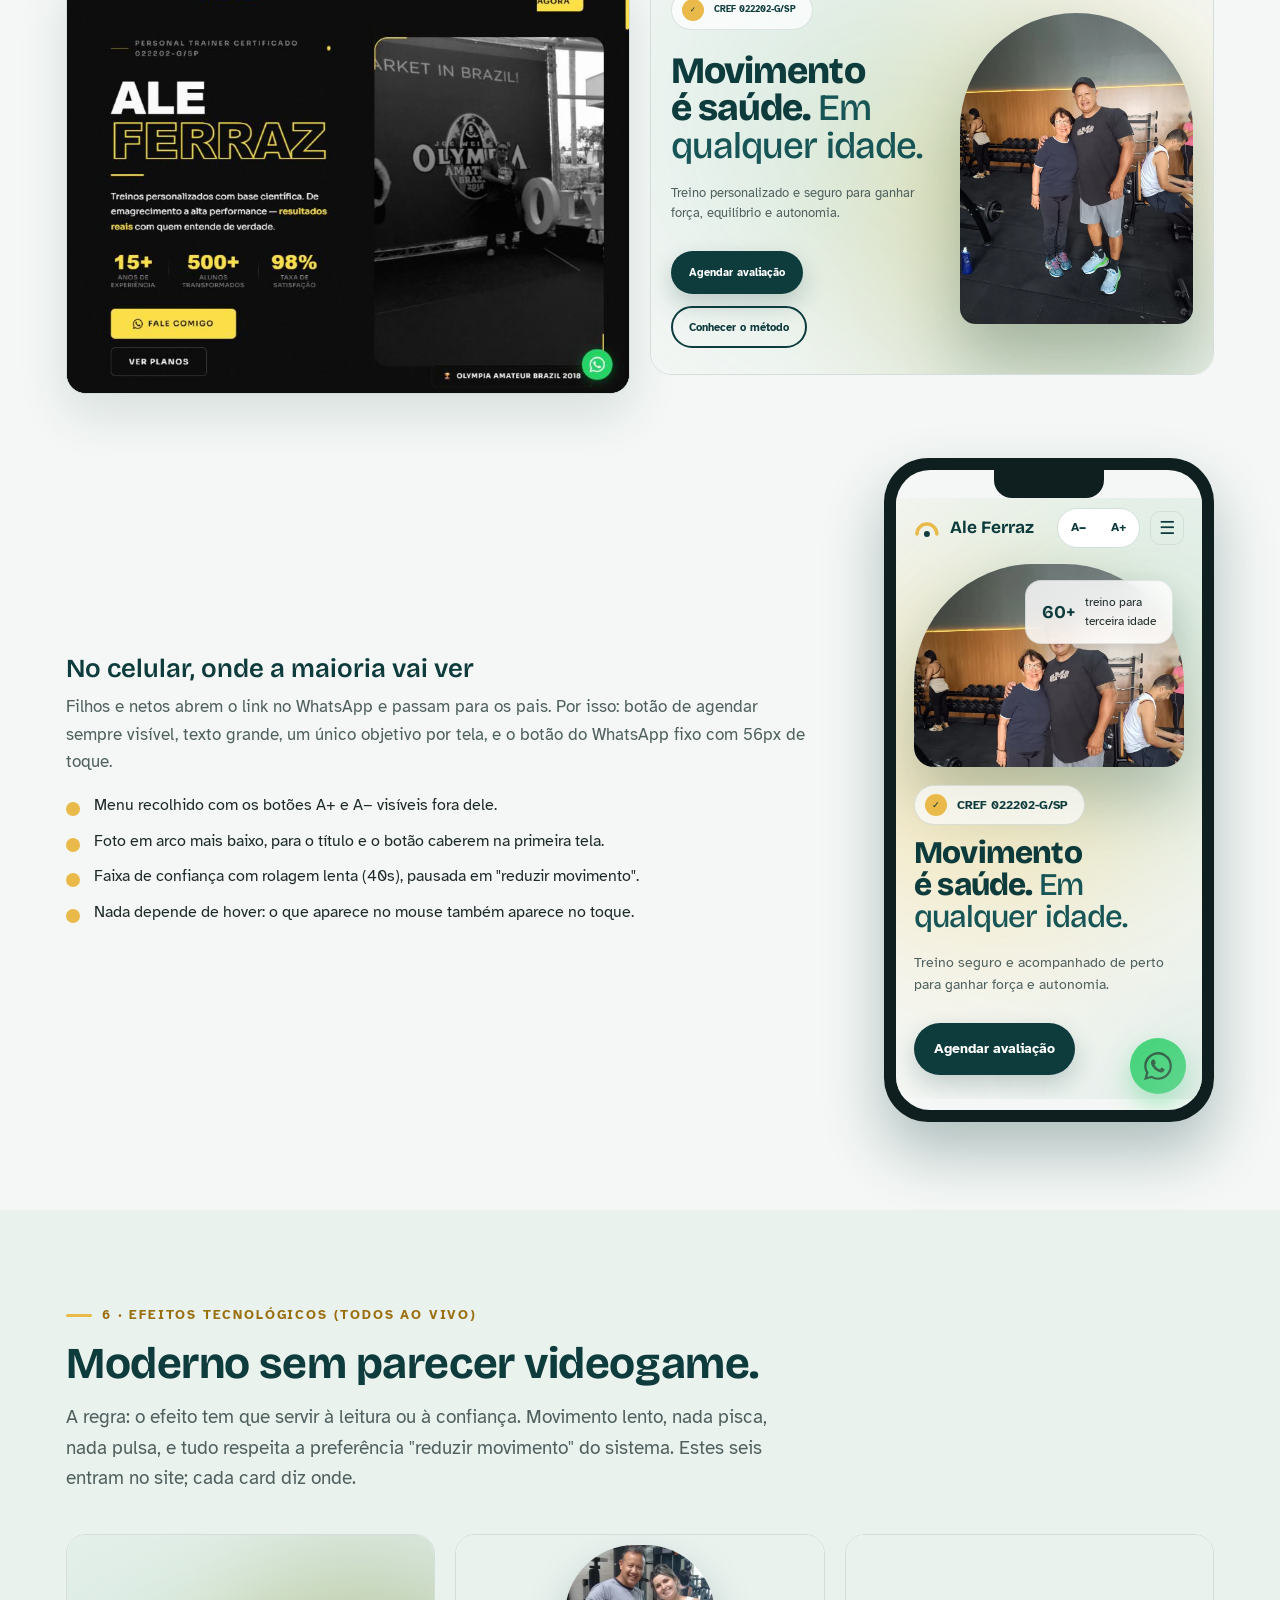
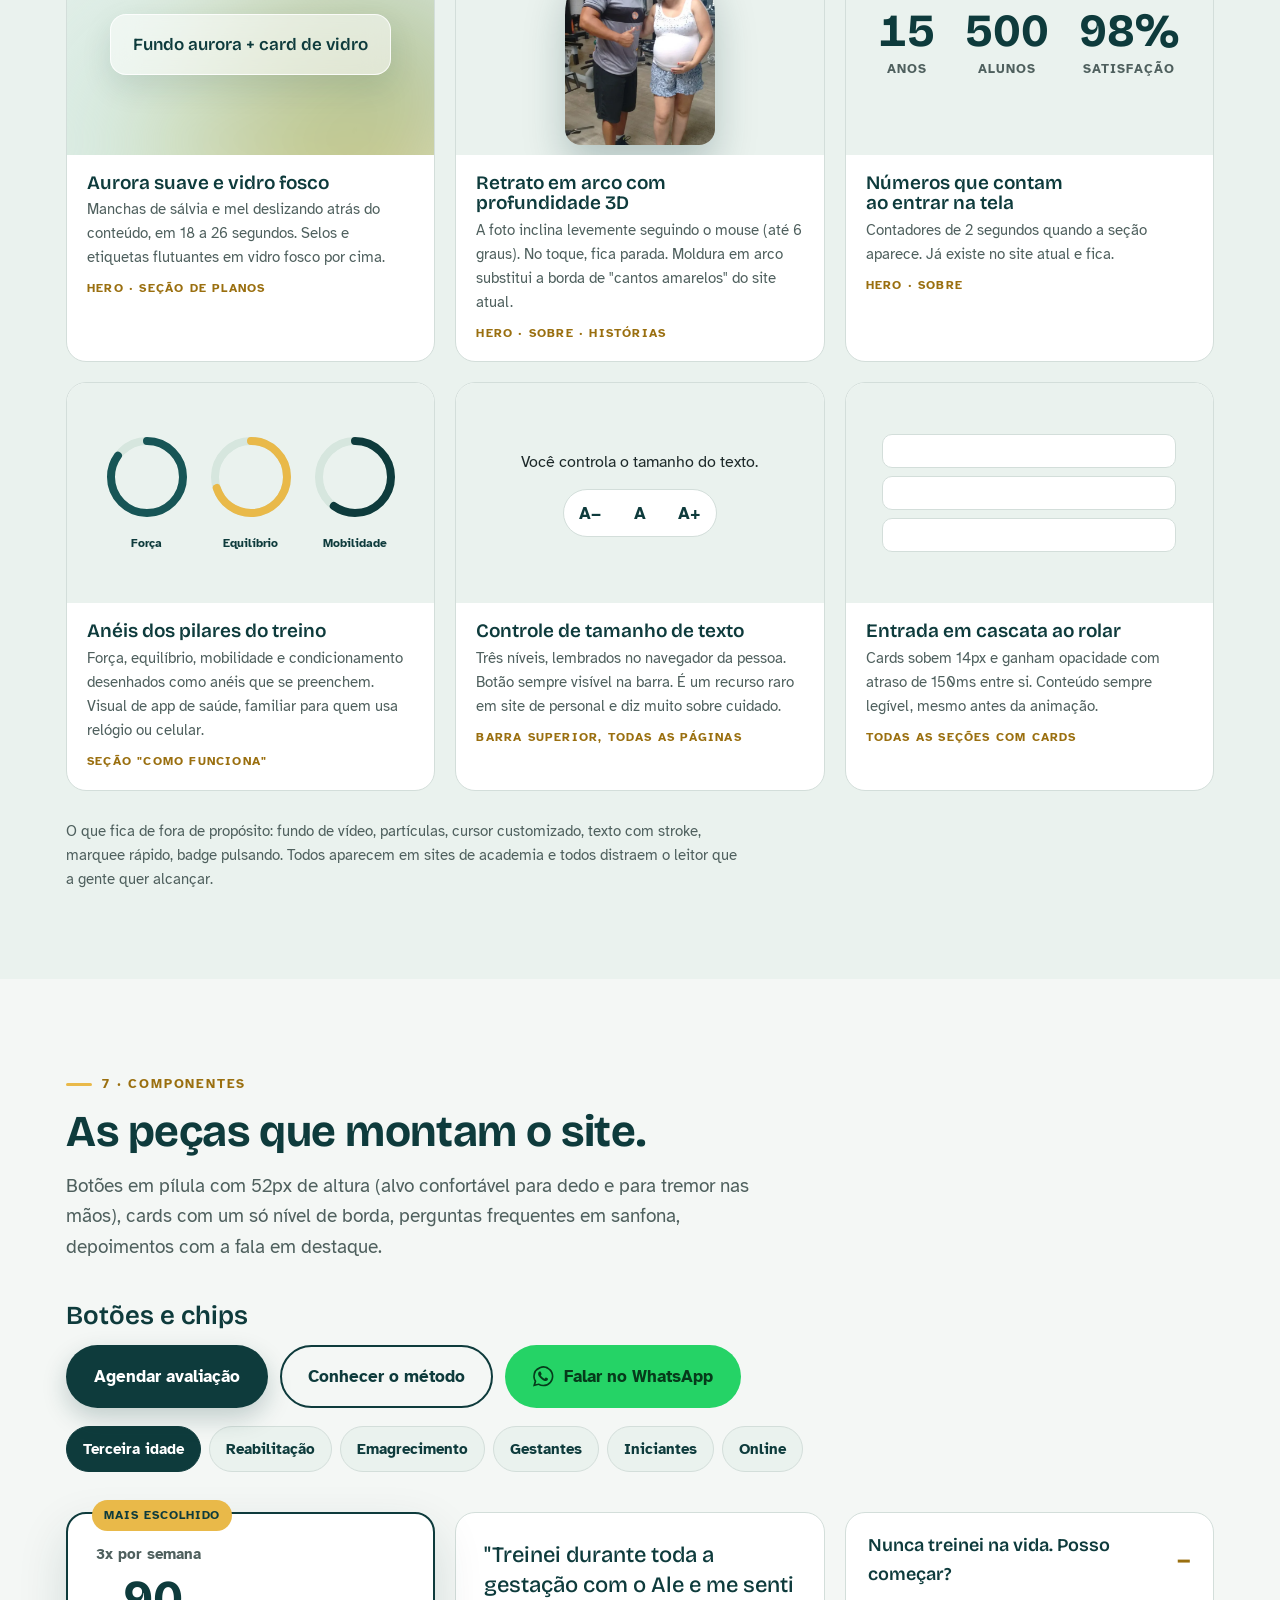
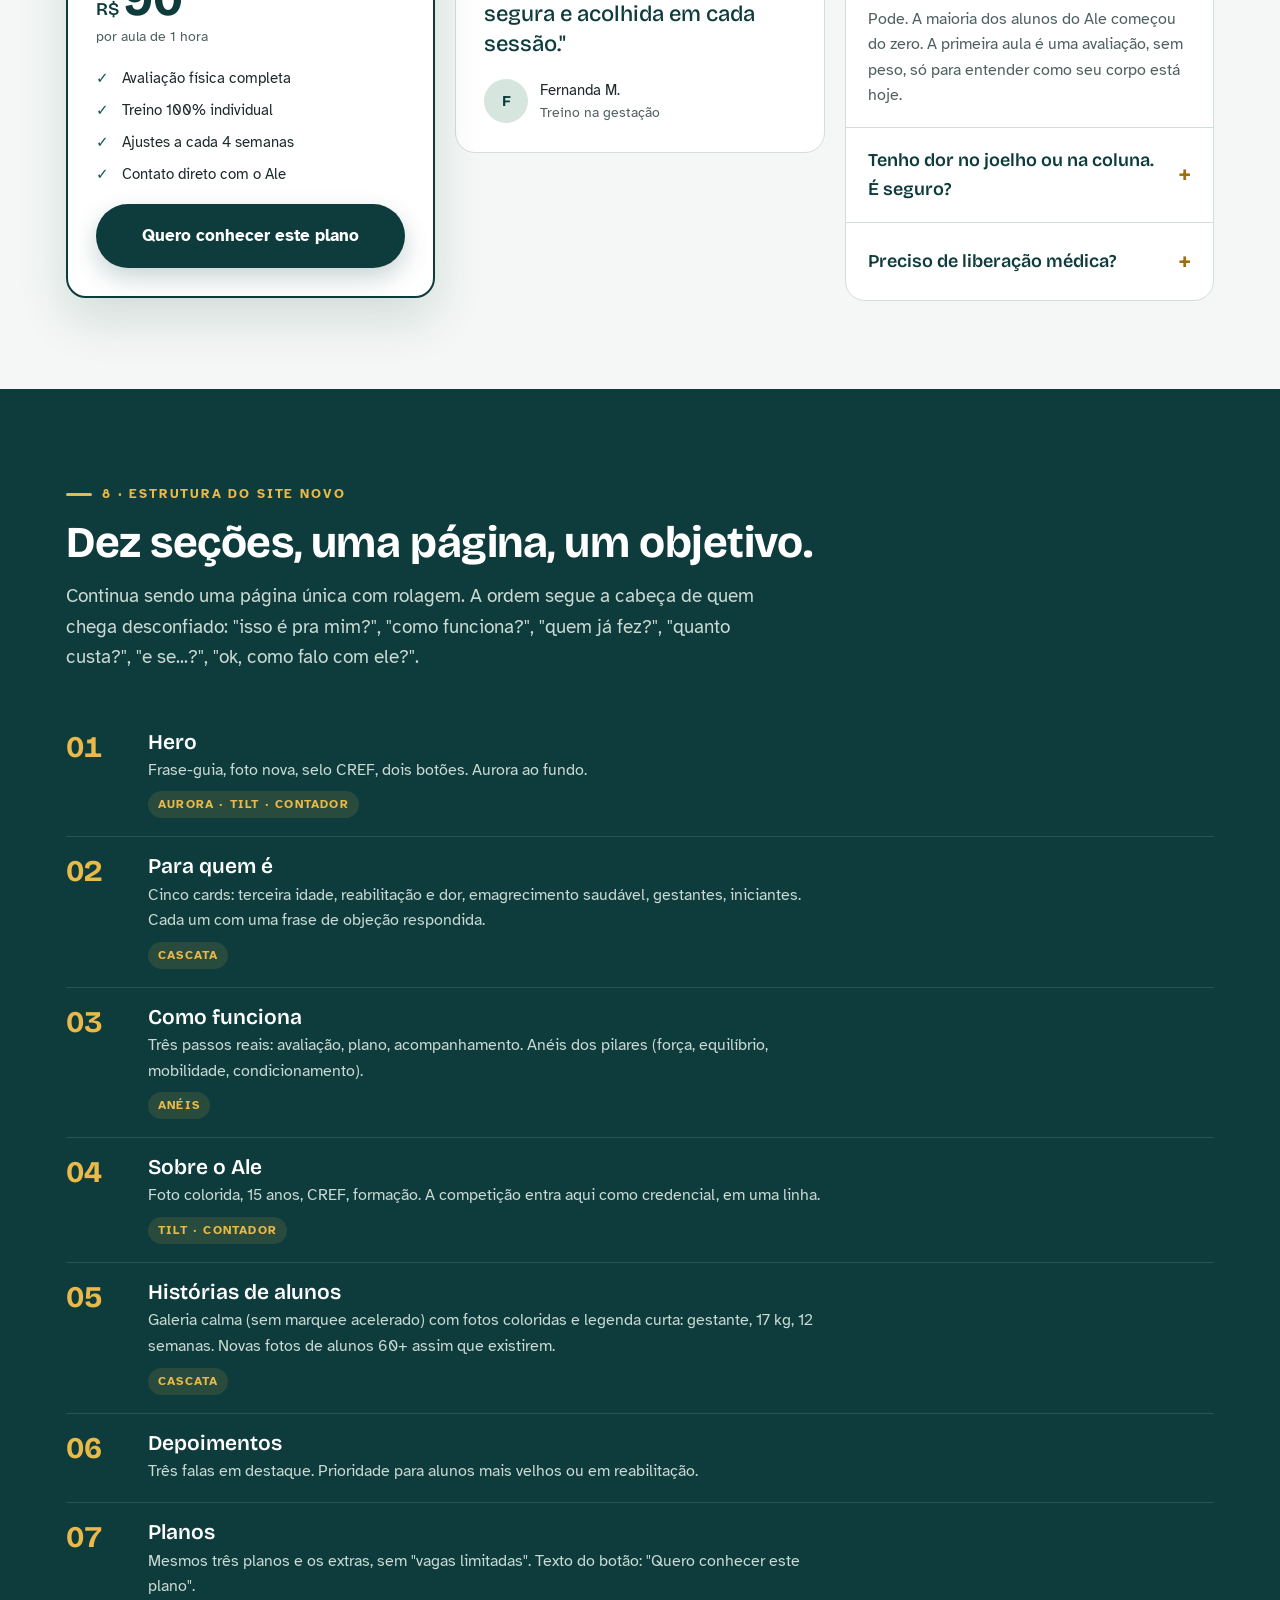
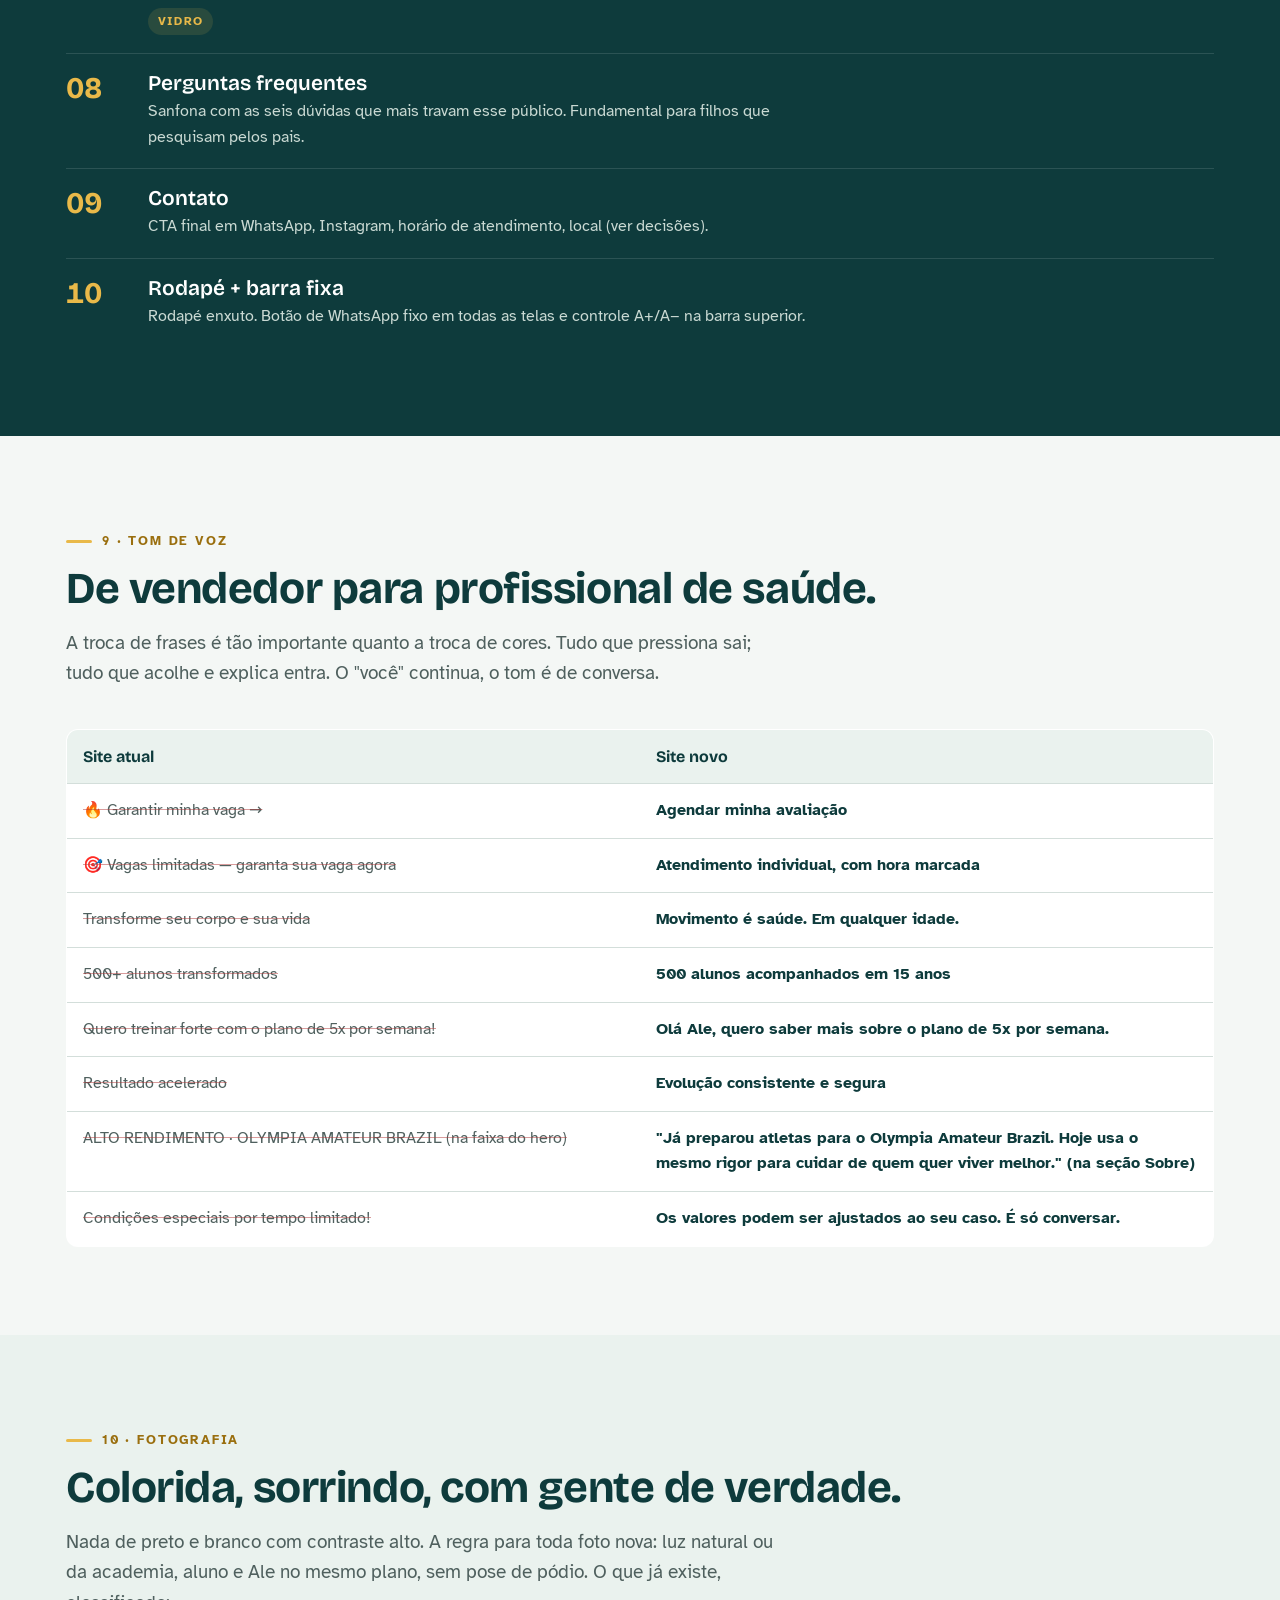
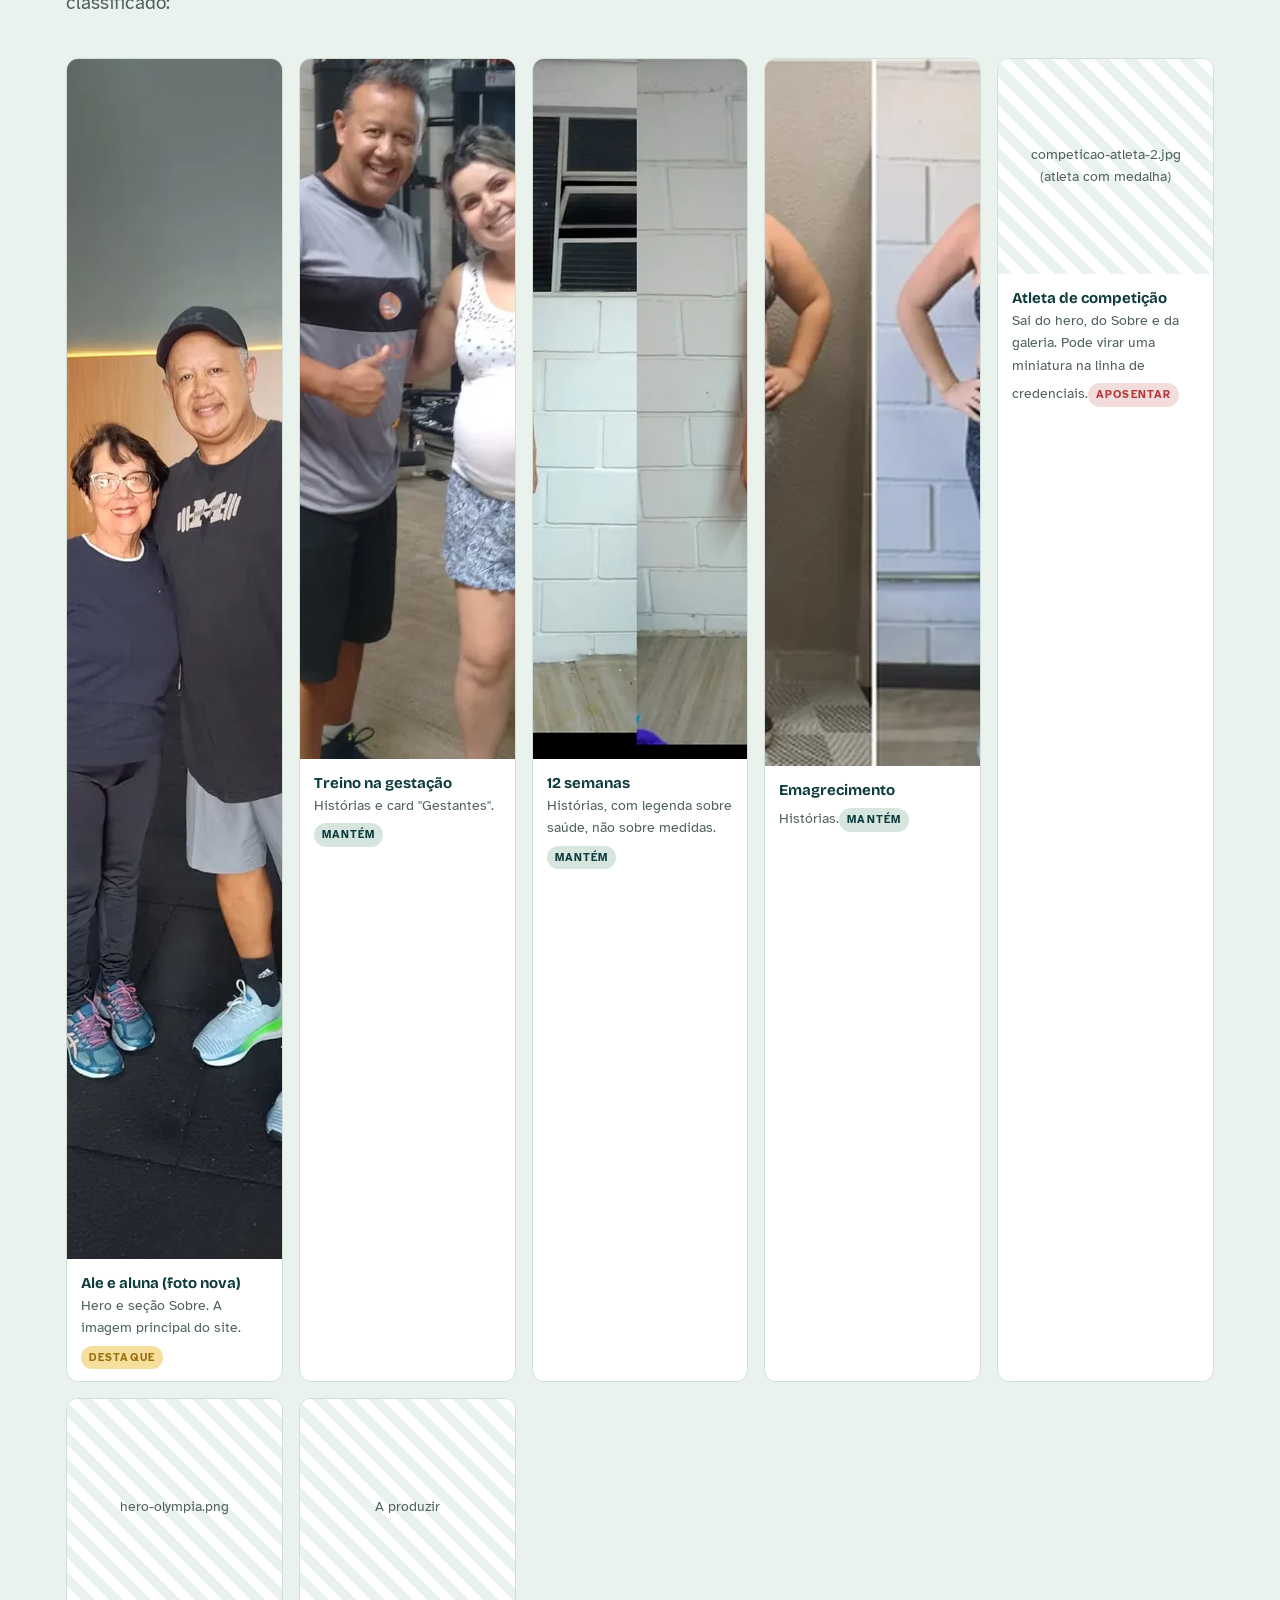
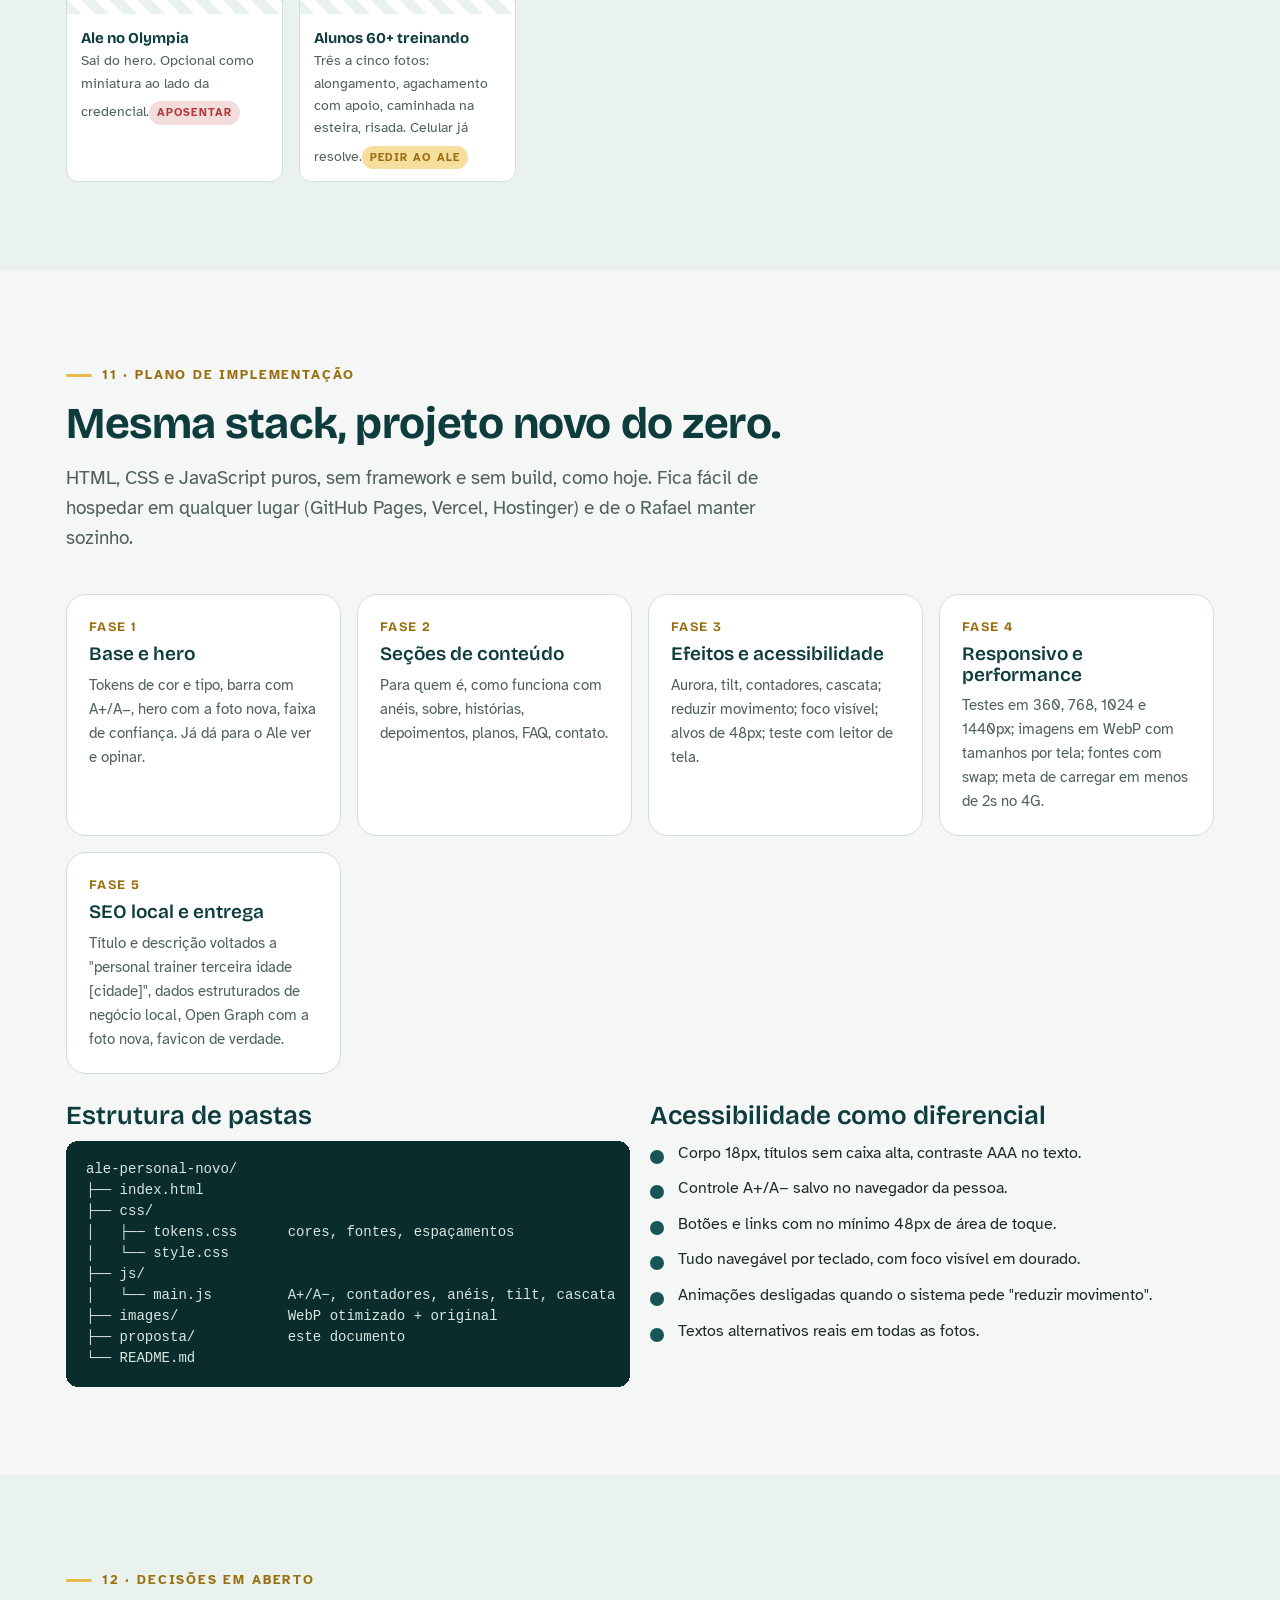
<file: proposta/index.html>
<!DOCTYPE html>
<html lang="pt-BR">
<head>
<meta charset="UTF-8">
<meta name="viewport" content="width=device-width, initial-scale=1.0, viewport-fit=cover">
<title>Ale Ferraz — Longevidade Ativa</title>
<meta name="claude:viewport-fit-sides" content="cover">
<link rel="preconnect" href="https://fonts.googleapis.com">
<link rel="stylesheet" href="https://fonts.googleapis.com/css2?family=Bricolage+Grotesque:opsz,wght@12..96,400..800&family=Atkinson+Hyperlegible:ital,wght@0,400;0,700;1,400&display=swap">
<style>
/* Layout: documento de proposta em faixas largas; os mockups do site novo aparecem "ao vivo" dentro de janelas. */
:root{
  --petroleo:#0E3B3C; --petroleo-2:#175556; --petroleo-3:#0A2C2D;
  --nevoa:#F4F7F5; --branco:#FFFFFF; --salvia:#D6E6DE; --salvia-2:#EAF2EE;
  --mel:#E9B949; --mel-escuro:#9A6F0F; --mel-claro:#F6DE9C;
  --grafite:#1E2A2A; --cinza:#4F605E; --linha:#D3DEDA;
  --wa:#25D366; --erro:#B23A3A;
  --display:'Bricolage Grotesque','Segoe UI',system-ui,sans-serif;
  --body:'Atkinson Hyperlegible','Segoe UI',system-ui,sans-serif;
  --raio:20px; --raio-s:12px;
  --gutter-l:max(16px, env(safe-area-inset-left, 0px));
  --gutter-r:max(16px, env(safe-area-inset-right, 0px));
  color-scheme:light;
}
*,*::before,*::after{box-sizing:border-box;margin:0;padding:0}
html{scroll-behavior:smooth}
body{font-family:var(--body);font-size:17px;line-height:1.6;color:var(--grafite);background:var(--nevoa);-webkit-font-smoothing:antialiased;overflow-x:hidden}
img{max-width:100%;display:block}
a{color:inherit}
h1,h2,h3,h4{font-family:var(--display);line-height:1.1;text-wrap:balance;color:var(--petroleo)}
h2{font-size:clamp(30px,4vw,44px);font-weight:700;letter-spacing:-0.01em}
h3{font-size:clamp(21px,2.4vw,26px);font-weight:600}
p{max-width:68ch}
.wrap{max-width:1180px;margin:0 auto;padding-left:var(--gutter-l);padding-right:var(--gutter-r)}
.faixa{padding-block:88px}
.faixa.escura{background:var(--petroleo);color:var(--nevoa)}
.faixa.escura h2,.faixa.escura h3{color:var(--branco)}
.faixa.salvia{background:var(--salvia-2)}
.eyebrow{font-family:var(--body);font-weight:700;font-size:13px;letter-spacing:.14em;text-transform:uppercase;color:var(--mel-escuro);display:inline-flex;align-items:center;gap:10px;margin-bottom:14px}
.eyebrow::before{content:"";width:26px;height:3px;border-radius:3px;background:var(--mel)}
.escura .eyebrow{color:var(--mel)}
.lead{font-size:19px;color:var(--cinza);max-width:60ch;margin-top:14px}
.escura .lead{color:#C9D9D3}
.cabeca{margin-bottom:40px}
.grid{display:grid;gap:20px}
.g2{grid-template-columns:repeat(auto-fit,minmax(min(100%,300px),1fr))}
.g3{grid-template-columns:repeat(auto-fit,minmax(min(100%,260px),1fr))}
.g3.demos{grid-template-columns:repeat(auto-fit,minmax(min(100%,330px),1fr))}
.g4{grid-template-columns:repeat(auto-fit,minmax(min(100%,210px),1fr))}
.card{background:var(--branco);border:1px solid var(--linha);border-radius:var(--raio);padding:26px;min-width:0}
.card h3{margin-bottom:8px}
.card p{font-size:16px;color:var(--cinza)}
ul.lista{list-style:none;display:grid;gap:10px}
ul.lista li{padding-left:28px;position:relative;font-size:16px}
ul.lista li::before{content:"";position:absolute;left:0;top:9px;width:14px;height:14px;border-radius:50%;background:var(--mel)}
ul.lista.ruim li::before{background:var(--erro);opacity:.75}
ul.lista.bom li::before{background:var(--petroleo-2)}
code,.mono{font-family:ui-monospace,Consolas,monospace;font-size:.92em}
:focus-visible{outline:3px solid var(--mel);outline-offset:3px}

/* ---------- barra superior ---------- */
.topo{position:sticky;top:env(safe-area-inset-top,0px);z-index:50;background:rgba(244,247,245,.86);backdrop-filter:blur(14px);border-bottom:1px solid var(--linha)}
body::before{content:"";position:fixed;inset:0 0 auto;height:env(safe-area-inset-top,0px);z-index:60;background:var(--nevoa)}
.topo .wrap{display:flex;align-items:center;gap:18px;height:60px}
.topo .marca{font-family:var(--display);font-weight:700;color:var(--petroleo);white-space:nowrap;display:flex;align-items:center;gap:8px;text-decoration:none}
.topo nav{display:flex;gap:4px;overflow-x:auto;scrollbar-width:none;min-width:0}
.topo nav::-webkit-scrollbar{display:none}
.topo nav a{font-size:14px;font-weight:700;color:var(--cinza);text-decoration:none;padding:8px 12px;border-radius:999px;white-space:nowrap}
.topo nav a:hover{background:var(--salvia);color:var(--petroleo)}

/* ---------- capa ---------- */
.capa{position:relative;overflow:hidden;padding-block:96px 72px}
.capa .aurora{position:absolute;inset:-20% -10%;z-index:0;pointer-events:none;filter:blur(60px);opacity:.9}
.aurora span{position:absolute;border-radius:50%;mix-blend-mode:multiply}
.aurora span:nth-child(1){width:52vw;height:52vw;max-width:720px;max-height:720px;left:-10%;top:-10%;background:radial-gradient(circle,#CFE7DC 0%,rgba(207,231,220,0) 65%);animation:flutua 18s ease-in-out infinite}
.aurora span:nth-child(2){width:44vw;height:44vw;max-width:600px;max-height:600px;right:-8%;top:10%;background:radial-gradient(circle,#F6DE9C 0%,rgba(246,222,156,0) 65%);animation:flutua 22s ease-in-out infinite reverse}
.aurora span:nth-child(3){width:40vw;height:40vw;max-width:520px;max-height:520px;left:35%;bottom:-20%;background:radial-gradient(circle,#BFD9CF 0%,rgba(191,217,207,0) 65%);animation:flutua 26s ease-in-out infinite 3s}
@keyframes flutua{0%,100%{transform:translate(0,0) scale(1)}50%{transform:translate(6%,8%) scale(1.08)}}
.capa .wrap{position:relative;z-index:1}
.capa h1{font-size:clamp(44px,7vw,92px);font-weight:800;letter-spacing:-0.02em;line-height:.98;max-width:12ch}
.capa h1 em{font-style:normal;color:var(--petroleo-2);font-weight:500;font-variation-settings:"opsz" 96}
.capa .meta{display:flex;flex-wrap:wrap;gap:10px 28px;margin-top:28px;font-size:15px;color:var(--cinza)}
.capa .meta b{color:var(--petroleo)}

/* ---------- diagnóstico ---------- */
.antes{border-radius:var(--raio);overflow:hidden;border:1px solid var(--linha);box-shadow:0 20px 50px rgba(14,59,60,.12);background:#000}
.antes img{width:100%;height:auto}
.duas{display:grid;grid-template-columns:1.1fr 1fr;gap:40px;align-items:start}
@media (max-width:900px){.duas{grid-template-columns:1fr}}

/* ---------- paleta ---------- */
.paleta{display:grid;grid-template-columns:repeat(auto-fit,minmax(min(100%,150px),1fr));gap:14px}
.sw{border-radius:var(--raio-s);overflow:hidden;border:1px solid var(--linha);background:var(--branco)}
.sw .cor{height:96px}
.sw .inf{padding:12px 14px}
.sw .inf b{display:block;font-family:var(--display);font-size:15px;color:var(--petroleo)}
.sw .inf span{font-size:13px;color:var(--cinza);display:block}
.sw .inf code{font-size:12px;color:var(--grafite)}
.contraste{margin-top:28px}
.contraste table{width:100%;border-collapse:collapse;font-size:15px;background:var(--branco);border-radius:var(--raio-s);overflow:hidden;border:1px solid var(--linha)}
.contraste th,.contraste td{padding:10px 14px;text-align:left;border-bottom:1px solid var(--linha)}
.contraste th{font-family:var(--display);font-weight:600;background:var(--salvia-2);color:var(--petroleo)}
.contraste td.num{font-variant-numeric:tabular-nums;font-weight:700}
.amostra{display:inline-block;padding:4px 12px;border-radius:8px;font-weight:700}
.tabela-scroll{overflow-x:auto}

/* ---------- tipografia ---------- */
.tipo{display:grid;grid-template-columns:1fr 1fr;gap:20px}
@media (max-width:820px){.tipo{grid-template-columns:1fr}}
.spec{background:var(--branco);border:1px solid var(--linha);border-radius:var(--raio);padding:30px;min-width:0}
.spec .nome{font-size:13px;letter-spacing:.12em;text-transform:uppercase;font-weight:700;color:var(--mel-escuro);margin-bottom:14px}
.spec .grande{font-family:var(--display);font-size:clamp(40px,5vw,64px);font-weight:800;line-height:1;color:var(--petroleo);letter-spacing:-0.02em;overflow-wrap:anywhere}
.spec .media{font-family:var(--display);font-size:28px;font-weight:600;color:var(--petroleo);margin-top:10px}
.spec .corpo{font-size:19px;margin-top:14px;max-width:38ch}
.spec .porque{font-size:15px;color:var(--cinza);margin-top:16px;padding-top:14px;border-top:1px dashed var(--linha)}
.escala{display:grid;gap:6px;margin-top:20px;font-size:14px;color:var(--cinza)}
.escala div{display:flex;align-items:baseline;gap:14px}
.escala div span:first-child{min-width:48px;font-variant-numeric:tabular-nums}
.escala div span:last-child{font-family:var(--display);color:var(--petroleo)}

/* ---------- janela de mockup ---------- */
.janela{border-radius:22px;overflow:hidden;border:1px solid var(--linha);box-shadow:0 30px 70px rgba(14,59,60,.18);background:var(--branco)}
.janela .barra{height:38px;background:#E8EFEB;display:flex;align-items:center;gap:8px;padding:0 14px;border-bottom:1px solid var(--linha)}
.janela .barra i{width:11px;height:11px;border-radius:50%;background:#C8D4CF;display:block}
.janela .barra span{margin-left:12px;font-size:12px;color:var(--cinza);background:var(--branco);border-radius:6px;padding:2px 10px;flex:1;max-width:360px;white-space:nowrap;overflow:hidden;text-overflow:ellipsis}

/* ===== MOCKUP DO SITE NOVO (escopo .site) ===== */
.site{--escala:1;font-family:var(--body);font-size:calc(18px * var(--escala));color:var(--grafite);background:var(--nevoa);position:relative;overflow:hidden;min-width:0}
.site *{min-width:0}
.site .nav{display:flex;align-items:center;justify-content:space-between;gap:16px;padding:18px 32px;position:relative;z-index:3}
.site .logo{display:flex;align-items:center;gap:10px;font-family:var(--display);font-weight:700;font-size:1.15em;color:var(--petroleo);text-decoration:none}
.site .logo small{display:block;font-family:var(--body);font-weight:400;font-size:.6em;color:var(--cinza);letter-spacing:.08em;text-transform:uppercase;line-height:1}
.site .links{display:flex;gap:4px;align-items:center}
.site .links a{font-size:.85em;font-weight:700;color:var(--petroleo);text-decoration:none;padding:10px 14px;border-radius:999px}
.site .links a:hover{background:var(--salvia)}
.site .a11y{display:flex;gap:4px;margin-left:8px;border:1px solid var(--linha);border-radius:999px;padding:3px;background:var(--branco)}
.site .a11y button{font:inherit;font-weight:700;font-size:.8em;border:0;background:transparent;color:var(--petroleo);width:36px;height:32px;border-radius:999px;cursor:pointer}
.site .a11y button:hover{background:var(--salvia)}
.site .hero{display:grid;grid-template-columns:1.15fr 1fr;gap:40px;align-items:center;padding:30px 32px 56px;position:relative;z-index:2}
.site .hero .aurora{position:absolute;inset:-30% -10%;z-index:-1;filter:blur(70px);opacity:.85;pointer-events:none}
.site .selo{display:inline-flex;align-items:center;gap:10px;background:rgba(255,255,255,.7);backdrop-filter:blur(10px);border:1px solid rgba(14,59,60,.12);border-radius:999px;padding:8px 16px 8px 10px;font-size:.78em;font-weight:700;color:var(--petroleo)}
.site .selo i{width:22px;height:22px;border-radius:50%;background:var(--mel);display:grid;place-items:center;font-style:normal;font-size:.8em;color:var(--petroleo)}
.site h1{font-family:var(--display);font-size:3.1em;font-weight:800;letter-spacing:-0.025em;line-height:1.02;color:var(--petroleo);margin-top:22px;max-width:12ch}
.site h1 em{font-style:normal;color:var(--petroleo-2);font-weight:500}
.site .sub{font-size:1.08em;color:var(--cinza);margin-top:18px;max-width:34ch;line-height:1.55}
.site .ctas{display:flex;flex-wrap:wrap;gap:12px;margin-top:28px}
.site .btn{display:inline-flex;align-items:center;gap:10px;font:inherit;font-weight:700;font-size:.95em;padding:16px 26px;border-radius:999px;text-decoration:none;cursor:pointer;border:2px solid transparent;min-height:52px;transition:transform .2s ease,box-shadow .2s ease,background .2s ease}
.site .btn.p{background:var(--petroleo);color:var(--branco);box-shadow:0 10px 24px rgba(14,59,60,.22)}
.site .btn.p:hover{background:var(--petroleo-2);transform:translateY(-2px);box-shadow:0 16px 30px rgba(14,59,60,.28)}
.site .btn.s{background:transparent;color:var(--petroleo);border-color:var(--petroleo)}
.site .btn.s:hover{background:var(--salvia)}
.site .btn.wa{background:var(--wa);color:#063b1b}
.site .btn svg{width:1.2em;height:1.2em;flex:none}
.site .prova{display:flex;flex-wrap:wrap;gap:8px 28px;margin-top:30px;padding-top:22px;border-top:1px solid var(--linha);font-size:.85em;color:var(--cinza)}
.site .prova b{display:block;font-family:var(--display);font-size:1.7em;color:var(--petroleo);line-height:1;font-variant-numeric:tabular-nums}
.site .foto{position:relative;justify-self:center;width:min(100%,400px);perspective:1000px}
.site .foto .moldura{border-radius:200px 200px 28px 28px;overflow:hidden;aspect-ratio:3/4;box-shadow:0 30px 60px rgba(14,59,60,.25);transform-style:preserve-3d;transition:transform .15s ease-out;background:var(--salvia)}
.site .foto img{width:100%;height:100%;object-fit:cover;object-position:50% 20%}
.site .foto .brilho{position:absolute;inset:-6%;border-radius:50%;background:radial-gradient(circle,rgba(233,185,73,.45),rgba(233,185,73,0) 60%);z-index:-1;filter:blur(20px)}
.site .flut{position:absolute;background:rgba(255,255,255,.82);backdrop-filter:blur(12px);border:1px solid rgba(14,59,60,.1);border-radius:16px;padding:12px 16px;box-shadow:0 12px 30px rgba(14,59,60,.15);font-size:.8em;display:flex;gap:10px;align-items:center}
.site .flut b{font-family:var(--display);font-size:1.5em;color:var(--petroleo);line-height:1}
.site .flut.a{left:-6%;bottom:18%}
.site .flut.b{right:-4%;top:14%}
.site .flut .ok{width:30px;height:30px;border-radius:50%;background:var(--salvia);display:grid;place-items:center;color:var(--petroleo)}
.site .faixa-conf{background:var(--petroleo);color:var(--nevoa);overflow:hidden;padding:14px 0;font-size:.8em;font-weight:700;letter-spacing:.06em;text-transform:uppercase;position:relative;z-index:2}
.site .faixa-conf .trilho{display:flex;gap:48px;width:max-content;animation:desliza 40s linear infinite}
.site .faixa-conf span{display:flex;align-items:center;gap:14px;white-space:nowrap}
.site .faixa-conf span::before{content:"";width:8px;height:8px;border-radius:50%;background:var(--mel)}
@keyframes desliza{to{transform:translateX(-50%)}}
.site .logo span{white-space:nowrap}
@media (max-width:600px){.site .links a.btn{display:none}}
@media (max-width:860px){
  .site .hero{grid-template-columns:1fr;padding:20px 20px 40px}
  .site .nav{padding:16px 20px}
  .site .links a:not(.btn){display:none}
  .site h1{font-size:2.3em}
  .site .flut.a{left:0}.site .flut.b{right:0}
}

/* ---------- comparação ---------- */
.compara{display:grid;grid-template-columns:1fr 1fr;gap:20px;align-items:start}
@media (max-width:980px){.compara{grid-template-columns:1fr}}
.compara .rotulo{font-size:13px;letter-spacing:.12em;text-transform:uppercase;font-weight:700;color:var(--cinza);margin-bottom:10px;display:flex;align-items:center;gap:8px}
.compara .rotulo i{width:10px;height:10px;border-radius:50%;display:inline-block}

/* ---------- celular ---------- */
.fone{width:330px;max-width:100%;margin:0 auto;background:#0F1F1F;border-radius:44px;padding:12px;box-shadow:0 30px 60px rgba(14,59,60,.3)}
.fone .tela{background:var(--nevoa);border-radius:34px;overflow:hidden;position:relative;height:640px}
.fone .notch{width:110px;height:28px;background:#0F1F1F;border-radius:0 0 18px 18px;margin:0 auto}
.fone .site{font-size:15px}
.fone .site .nav{padding:10px 18px}
.fone .site .hero{grid-template-columns:1fr;padding:6px 18px 24px;gap:18px}
.fone .site h1{font-size:2.1em;margin-top:12px}
.fone .site .sub{font-size:.95em}
.fone .site .btn{padding:13px 18px;font-size:.9em;min-height:48px}
.fone .site .foto{width:100%}
.fone .site .foto .moldura{aspect-ratio:4/3;border-radius:120px 120px 20px 20px}
.fone .site .foto img{object-position:50% 15%}
.fone .site .flut.b{top:8%;right:4%}
.fone .site .links a:not(.btn){display:none}
.fone .site .prova{display:none}
.fone .wa-fixo{position:absolute;right:16px;bottom:16px;width:56px;height:56px;border-radius:50%;background:var(--wa);display:grid;place-items:center;box-shadow:0 10px 24px rgba(37,211,102,.4)}
.fone .wa-fixo svg{width:28px;height:28px;fill:#063b1b}
.lado{display:grid;grid-template-columns:1fr 330px;gap:40px;align-items:center}
@media (max-width:900px){.lado{grid-template-columns:1fr}}

/* ---------- demos de efeitos ---------- */
.demo{background:var(--branco);border:1px solid var(--linha);border-radius:var(--raio);overflow:hidden;display:flex;flex-direction:column;min-width:0}
.demo .palco{height:220px;position:relative;overflow:hidden;display:grid;place-items:center;background:var(--salvia-2)}
.demo .txt{padding:18px 20px}
.demo .txt h3{font-size:19px;margin-bottom:4px}
.demo .txt p{font-size:15px;color:var(--cinza)}
.demo .uso{font-size:12px;font-weight:700;letter-spacing:.1em;text-transform:uppercase;color:var(--mel-escuro);margin-top:10px;display:block}
/* aurora demo */
.palco.aurora-demo .aurora{position:absolute;inset:-40%;filter:blur(40px)}
.palco.aurora-demo .vidro{position:relative;background:rgba(255,255,255,.55);backdrop-filter:blur(14px);border:1px solid rgba(255,255,255,.8);border-radius:16px;padding:16px 22px;font-family:var(--display);font-weight:600;color:var(--petroleo);box-shadow:0 12px 30px rgba(14,59,60,.12)}
/* tilt demo */
.tilt{width:150px;aspect-ratio:3/4;border-radius:70px 70px 16px 16px;overflow:hidden;box-shadow:0 20px 40px rgba(14,59,60,.25);transition:transform .15s ease-out;transform-style:preserve-3d}
.tilt img{width:100%;height:100%;object-fit:cover}
/* contador demo */
.cont{display:flex;gap:30px}
.cont div{text-align:center}
.cont b{font-family:var(--display);font-size:46px;color:var(--petroleo);line-height:1;display:block;font-variant-numeric:tabular-nums}
.cont span{font-size:13px;color:var(--cinza);text-transform:uppercase;letter-spacing:.08em;font-weight:700}
/* anéis */
.aneis{display:flex;gap:18px}
.anel{width:86px;text-align:center}
.anel svg{width:86px;height:86px;transform:rotate(-90deg)}
.anel circle{fill:none;stroke-width:8;stroke-linecap:round}
.anel .trilha{stroke:var(--salvia)}
.anel .valor{stroke:var(--petroleo-2);stroke-dasharray:226;stroke-dashoffset:226;transition:stroke-dashoffset 1.6s cubic-bezier(.2,.8,.2,1)}
.anel:nth-child(2) .valor{stroke:var(--mel)}
.anel:nth-child(3) .valor{stroke:var(--petroleo)}
.anel span{display:block;font-size:12px;font-weight:700;color:var(--petroleo);margin-top:6px}
/* escala de fonte demo */
.fonte-demo{--e:1;text-align:center;padding:0 20px}
.fonte-demo p{font-size:calc(16px * var(--e));max-width:none;transition:font-size .25s ease;color:var(--grafite)}
.fonte-demo .ctl{display:inline-flex;gap:6px;margin-top:14px;border:1px solid var(--linha);border-radius:999px;padding:4px;background:var(--branco)}
.fonte-demo button{font:inherit;font-weight:700;border:0;background:transparent;color:var(--petroleo);min-width:44px;height:38px;border-radius:999px;cursor:pointer}
.fonte-demo button:hover{background:var(--salvia)}
/* revelar demo */
.revela{display:grid;gap:8px;width:80%}
.revela div{height:34px;border-radius:10px;background:var(--branco);border:1px solid var(--linha);animation:sobe .9s ease both}
.revela div:nth-child(2){animation-delay:.15s}.revela div:nth-child(3){animation-delay:.3s}
@keyframes sobe{from{transform:translateY(14px);opacity:.35}to{transform:none;opacity:1}}

/* ---------- componentes ---------- */
.comp{display:grid;grid-template-columns:repeat(auto-fit,minmax(min(100%,300px),1fr));gap:20px;align-items:start}
.plano{background:var(--branco);border:1px solid var(--linha);border-radius:var(--raio);padding:28px;position:relative}
.plano.destaque{border:2px solid var(--petroleo);box-shadow:0 20px 50px rgba(14,59,60,.14)}
.plano .tag{position:absolute;top:-14px;left:24px;background:var(--mel);color:var(--petroleo);font-size:12px;font-weight:700;letter-spacing:.08em;text-transform:uppercase;padding:6px 12px;border-radius:999px}
.plano .freq{font-weight:700;color:var(--cinza);font-size:15px}
.plano .valor{font-family:var(--display);font-size:50px;font-weight:700;color:var(--petroleo);line-height:1;margin:8px 0 2px;font-variant-numeric:tabular-nums}
.plano .valor small{font-size:18px;font-weight:600;margin-right:4px}
.plano .por{font-size:14px;color:var(--cinza)}
.plano ul{list-style:none;margin:18px 0;display:grid;gap:8px;font-size:15px}
.plano li{padding-left:26px;position:relative}
.plano li::before{content:"✓";position:absolute;left:0;color:var(--petroleo-2);font-weight:700}
.cita{background:var(--branco);border:1px solid var(--linha);border-radius:var(--raio);padding:28px}
.cita blockquote{font-family:var(--display);font-size:22px;font-weight:500;color:var(--petroleo);line-height:1.35}
.cita .quem{display:flex;align-items:center;gap:12px;margin-top:18px;font-size:15px}
.cita .quem i{width:44px;height:44px;border-radius:50%;background:var(--salvia);display:grid;place-items:center;font-style:normal;font-weight:700;color:var(--petroleo);font-family:var(--display)}
.cita .quem span{display:block;color:var(--cinza);font-size:14px}
.faq{background:var(--branco);border:1px solid var(--linha);border-radius:var(--raio);overflow:hidden}
.faq details{border-bottom:1px solid var(--linha)}
.faq details:last-child{border-bottom:0}
.faq summary{cursor:pointer;list-style:none;padding:18px 22px;font-family:var(--display);font-weight:600;font-size:18px;color:var(--petroleo);display:flex;justify-content:space-between;gap:14px;align-items:center}
.faq summary::after{content:"+";font-size:26px;color:var(--mel-escuro);flex:none}
.faq details[open] summary::after{content:"–"}
.faq details p{padding:0 22px 18px;font-size:16px;color:var(--cinza)}
.chips{display:flex;flex-wrap:wrap;gap:8px}
.chip{display:inline-flex;align-items:center;gap:8px;border-radius:999px;padding:10px 16px;font-weight:700;font-size:15px;background:var(--salvia-2);border:1px solid var(--linha);color:var(--petroleo)}
.chip.on{background:var(--petroleo);color:var(--branco);border-color:var(--petroleo)}
.botoes{display:flex;flex-wrap:wrap;gap:12px;align-items:center}

/* ---------- estrutura (timeline) ---------- */
.mapa{display:grid;gap:0;counter-reset:sec}
.mapa .sec{display:grid;grid-template-columns:64px 1fr;gap:18px;padding:18px 0;border-bottom:1px solid rgba(255,255,255,.12);min-width:0}
.mapa .sec:last-child{border-bottom:0}
.mapa .sec .n{font-family:var(--display);font-size:30px;font-weight:700;color:var(--mel);font-variant-numeric:tabular-nums;line-height:1.1}
.mapa .sec h3{color:var(--branco);font-size:21px}
.mapa .sec p{color:#C9D9D3;font-size:16px;margin-top:4px}
.mapa .sec .fx{display:inline-block;margin-top:8px;font-size:12px;font-weight:700;letter-spacing:.1em;text-transform:uppercase;color:var(--mel);background:rgba(233,185,73,.12);padding:4px 10px;border-radius:999px}

/* ---------- tom de voz ---------- */
.voz table{width:100%;border-collapse:collapse;background:var(--branco);border:1px solid var(--linha);border-radius:var(--raio-s);overflow:hidden;font-size:16px}
.voz th,.voz td{padding:14px 16px;text-align:left;border-bottom:1px solid var(--linha);vertical-align:top}
.voz th{font-family:var(--display);background:var(--salvia-2);color:var(--petroleo)}
.voz td.de{color:var(--cinza);text-decoration:line-through;text-decoration-color:rgba(178,58,58,.5)}
.voz td.para{font-weight:700;color:var(--petroleo)}

/* ---------- fotos ---------- */
.fotos{display:grid;grid-template-columns:repeat(auto-fit,minmax(min(100%,200px),1fr));gap:16px}
.fotos figure{background:var(--branco);border:1px solid var(--linha);border-radius:var(--raio-s);overflow:hidden}
.fotos img{aspect-ratio:1;object-fit:cover;width:100%;object-position:top}
.fotos figcaption{padding:12px 14px;font-size:14px;color:var(--cinza)}
.fotos figcaption b{display:block;color:var(--petroleo);font-family:var(--display);font-size:15px}
.fotos .status{display:inline-block;margin-top:6px;font-size:11px;font-weight:700;letter-spacing:.1em;text-transform:uppercase;padding:3px 8px;border-radius:999px;background:var(--salvia);color:var(--petroleo)}
.fotos .status.fora{background:#F3DCDC;color:var(--erro)}
.fotos .status.nova{background:var(--mel-claro);color:var(--mel-escuro)}
.fotos .vazio{display:grid;place-items:center;aspect-ratio:1;background:repeating-linear-gradient(45deg,var(--salvia-2) 0 10px,var(--branco) 10px 20px);color:var(--cinza);font-size:14px;text-align:center;padding:20px}

/* ---------- plano de implementação ---------- */
.fases{display:grid;grid-template-columns:repeat(auto-fit,minmax(min(100%,220px),1fr));gap:16px}
.fase{background:var(--branco);border:1px solid var(--linha);border-radius:var(--raio);padding:22px}
.fase .k{font-family:var(--display);font-weight:700;color:var(--mel-escuro);font-size:13px;letter-spacing:.1em;text-transform:uppercase}
.fase h3{font-size:19px;margin:6px 0 8px}
.fase p{font-size:15px;color:var(--cinza)}
pre{background:var(--petroleo-3);color:#D9E7E1;border-radius:var(--raio-s);padding:18px 20px;font-size:14px;line-height:1.5;overflow-x:auto}

/* ---------- decisões ---------- */
.decisoes{display:grid;gap:12px;counter-reset:q}
.decisoes .q{background:var(--branco);border:1px solid var(--linha);border-radius:var(--raio-s);padding:18px 20px 18px 62px;position:relative;font-size:16px}
.decisoes .q::before{counter-increment:q;content:counter(q);position:absolute;left:18px;top:16px;width:30px;height:30px;border-radius:50%;background:var(--mel);color:var(--petroleo);font-family:var(--display);font-weight:700;display:grid;place-items:center}
.decisoes .q b{color:var(--petroleo)}
.decisoes .q span{display:block;color:var(--cinza);font-size:15px;margin-top:4px}

.rodape{padding-block:40px;text-align:center;font-size:14px;color:var(--cinza);border-top:1px solid var(--linha)}

@media (prefers-reduced-motion:reduce){
  *,*::before,*::after{animation-duration:.01ms!important;animation-iteration-count:1!important;transition-duration:.01ms!important}
}
</style>
</head>
<body>

<header class="topo">
  <div class="wrap">
    <a class="marca" href="#topo">
      <svg width="26" height="26" viewBox="0 0 26 26" aria-hidden="true"><path d="M3 19a10 10 0 0 1 20 0" fill="none" stroke="#E9B949" stroke-width="3.5" stroke-linecap="round"/><circle cx="13" cy="19" r="3" fill="#0E3B3C"/></svg>
      Proposta · Ale Ferraz
    </a>
    <nav aria-label="Seções da proposta">
      <a href="#diagnostico">Diagnóstico</a>
      <a href="#conceito">Conceito</a>
      <a href="#paleta">Paleta</a>
      <a href="#tipografia">Tipografia</a>
      <a href="#hero">Hero</a>
      <a href="#efeitos">Efeitos</a>
      <a href="#componentes">Componentes</a>
      <a href="#estrutura">Estrutura</a>
      <a href="#voz">Tom de voz</a>
      <a href="#fotos">Fotos</a>
      <a href="#plano">Implementação</a>
      <a href="#decisoes">Decisões</a>
    </nav>
  </div>
</header>

<!-- CAPA -->
<section class="capa" id="topo">
  <div class="aurora" aria-hidden="true"><span></span><span></span><span></span></div>
  <div class="wrap">
    <div class="eyebrow">Proposta de nova identidade visual · versão 1 · 8 nov 2026</div>
    <h1>Longevidade <em>Ativa</em></h1>
    <p class="lead">Direção visual para o novo site do Ale Ferraz: sair do tom de alta performance e falar com quem quer saúde, força e autonomia em qualquer idade, sem abrir mão de um site moderno, com efeitos e que converte em conversa no WhatsApp.</p>
    <div class="meta">
      <div><b>Cliente</b> Ale Ferraz · Personal Trainer · CREF 022202-G/SP</div>
      <div><b>Público novo</b> 50+ e terceira idade, reabilitação, emagrecimento saudável, gestantes</div>
      <div><b>Entrega</b> site novo em <span class="mono">ale-personal-novo</span></div>
    </div>
  </div>
</section>

<!-- DIAGNÓSTICO -->
<section class="faixa" id="diagnostico">
  <div class="wrap">
    <div class="cabeca">
      <div class="eyebrow">1 · Diagnóstico do site atual</div>
      <h2>O site de hoje é bom tecnicamente. O problema é o que ele comunica.</h2>
      <p class="lead">Fundo preto, amarelo ácido, letras gigantes em caixa alta, foto em preto e branco, faixa gritando "alto rendimento" e "Olympia". Tudo isso diz "atleta de competição". Uma pessoa de 65 anos com dor no joelho olha e pensa: isso não é pra mim.</p>
    </div>
    <div class="duas">
      <div>
        <div class="antes"><img src="img/site-atual-hero.jpg" alt="Captura do hero do site atual: fundo preto, título amarelo ALE FERRAZ, foto em preto e branco no Olympia Amateur" width="800" height="600"></div>
      </div>
      <div class="grid" style="gap:28px">
        <div>
          <h3 style="margin-bottom:12px">O que afasta o novo público</h3>
          <ul class="lista ruim">
            <li><b>Linguagem de urgência e pressão</b>: "vagas limitadas", "garanta sua vaga agora", "treinar forte", emojis de fogo. Soa venda agressiva.</li>
            <li><b>Identidade de competição</b>: Olympia no hero, na faixa e na seção Sobre. Foto de atleta de biquíni como primeira imagem do "Sobre".</li>
            <li><b>Contraste e leitura cansativos</b>: texto cinza (#878787) sobre preto, corpo em 14px, títulos em caixa alta com stroke. Péssimo para olhos de 60+.</li>
            <li><b>Estética "dark gym"</b>: preto + amarelo neon é a cara de suplemento e crossfit, não de saúde e cuidado.</li>
            <li><b>Nome inconsistente</b>: "ALEXANDRE FERRAZ" na barra, "ALE FERRAZ" no hero e rodapé. Em telas médias o logo encosta no menu.</li>
          </ul>
        </div>
        <div>
          <h3 style="margin-bottom:12px">O que vale manter</h3>
          <ul class="lista bom">
            <li><b>Conversão direta no WhatsApp</b> com mensagens prontas por plano. Funciona e continua.</li>
            <li><b>Estrutura de seções</b>: sobre, resultados, planos, depoimentos. A ordem muda, o conteúdo serve de base.</li>
            <li><b>Credenciais reais</b>: CREF, 15 anos, 500 alunos, experiência com gestantes e reabilitação. Passam a ser o centro.</li>
            <li><b>Stack simples</b>: HTML, CSS e JS puros, sem build. Carrega rápido e é fácil de manter.</li>
            <li><b>O amarelo</b>, como DNA da marca, sobrevive amadurecido: vira um dourado quente usado como detalhe, não como grito.</li>
          </ul>
        </div>
      </div>
    </div>
  </div>
</section>

<!-- CONCEITO -->
<section class="faixa escura" id="conceito">
  <div class="wrap">
    <div class="cabeca">
      <div class="eyebrow">2 · Conceito e posicionamento</div>
      <h2>Do pódio para a vida real.</h2>
      <p class="lead">A história do Ale continua sendo a mesma: 15 anos levando pessoas do zero ao resultado, inclusive atletas. O que muda é o foco da promessa. Em vez de "transforme seu corpo", o site passa a prometer o que esse público realmente quer: subir escada sem dor, brincar com o neto, voltar a confiar no próprio corpo.</p>
    </div>
    <div class="grid g3">
      <div class="card" style="background:rgba(255,255,255,.06);border-color:rgba(255,255,255,.12)">
        <h3 style="color:var(--mel)">Frase-guia</h3>
        <p style="color:var(--nevoa);font-family:var(--display);font-size:24px;line-height:1.25;font-weight:500">"Movimento é saúde. Em qualquer idade."</p>
        <p style="color:#C9D9D3;margin-top:12px">Vai no hero. Direta, sem jargão, sem promessa de corpo.</p>
      </div>
      <div class="card" style="background:rgba(255,255,255,.06);border-color:rgba(255,255,255,.12)">
        <h3 style="color:var(--mel)">Sensação que o site deve passar</h3>
        <p style="color:#C9D9D3">Clínica de saúde premium, não academia de musculação. Luz, ar, espaço em branco, fotos coloridas e sorrindo. Tecnologia aparece como cuidado (precisão, acompanhamento), nunca como "cyber".</p>
      </div>
      <div class="card" style="background:rgba(255,255,255,.06);border-color:rgba(255,255,255,.12)">
        <h3 style="color:var(--mel)">Como a competição entra</h3>
        <p style="color:#C9D9D3">Como prova de competência técnica, em uma linha na seção Sobre: "Já preparou atletas para o Olympia Amateur Brazil. Hoje usa o mesmo rigor para cuidar de quem quer viver melhor." Sem foto de pódio no topo.</p>
      </div>
    </div>
    <div class="grid g4" style="margin-top:20px">
      <div class="card" style="background:rgba(255,255,255,.06);border-color:rgba(255,255,255,.12)"><h3 style="color:var(--branco);font-size:18px">Público principal</h3><p style="color:#C9D9D3">Mulheres e homens de 50 a 80 anos, e os filhos que procuram um personal para os pais.</p></div>
      <div class="card" style="background:rgba(255,255,255,.06);border-color:rgba(255,255,255,.12)"><h3 style="color:var(--branco);font-size:18px">Públicos secundários</h3><p style="color:#C9D9D3">Reabilitação e dor crônica, emagrecimento saudável, gestantes, iniciantes de qualquer idade.</p></div>
      <div class="card" style="background:rgba(255,255,255,.06);border-color:rgba(255,255,255,.12)"><h3 style="color:var(--branco);font-size:18px">Objeções a vencer</h3><p style="color:#C9D9D3">"Nunca treinei", "tenho medo de me machucar", "preciso de liberação médica?", "é caro?".</p></div>
      <div class="card" style="background:rgba(255,255,255,.06);border-color:rgba(255,255,255,.12)"><h3 style="color:var(--branco);font-size:18px">Ação única</h3><p style="color:#C9D9D3">Agendar uma avaliação pelo WhatsApp. Todo botão principal leva para isso.</p></div>
    </div>
  </div>
</section>

<!-- PALETA -->
<section class="faixa" id="paleta">
  <div class="wrap">
    <div class="cabeca">
      <div class="eyebrow">3 · Paleta</div>
      <h2>Verde-petróleo, névoa e mel.</h2>
      <p class="lead">Petróleo profundo no lugar do preto: transmite saúde, calma e confiança, e ainda dá contraste alto. Fundo claro com leve tom de verde para descansar os olhos. O amarelo da marca atual vira um mel dourado, usado só em detalhes: selos, ícones, sublinhados.</p>
    </div>
    <div class="paleta">
      <div class="sw"><div class="cor" style="background:#0E3B3C"></div><div class="inf"><b>Petróleo</b><code>#0E3B3C</code><span>Títulos, botões principais, faixas escuras</span></div></div>
      <div class="sw"><div class="cor" style="background:#175556"></div><div class="inf"><b>Petróleo claro</b><code>#175556</code><span>Hover, destaques em texto, anéis</span></div></div>
      <div class="sw"><div class="cor" style="background:#F4F7F5;border-bottom:1px solid #D3DEDA"></div><div class="inf"><b>Névoa</b><code>#F4F7F5</code><span>Fundo da página</span></div></div>
      <div class="sw"><div class="cor" style="background:#D6E6DE"></div><div class="inf"><b>Sálvia</b><code>#D6E6DE</code><span>Superfícies suaves, chips, hover</span></div></div>
      <div class="sw"><div class="cor" style="background:#E9B949"></div><div class="inf"><b>Mel</b><code>#E9B949</code><span>Acento: selos, ícones, detalhes. Nunca texto sobre branco</span></div></div>
      <div class="sw"><div class="cor" style="background:#9A6F0F"></div><div class="inf"><b>Mel escuro</b><code>#9A6F0F</code><span>Rótulos pequenos em dourado sobre fundo claro</span></div></div>
      <div class="sw"><div class="cor" style="background:#1E2A2A"></div><div class="inf"><b>Grafite</b><code>#1E2A2A</code><span>Texto corrido</span></div></div>
      <div class="sw"><div class="cor" style="background:#4F605E"></div><div class="inf"><b>Cinza-verde</b><code>#4F605E</code><span>Texto secundário</span></div></div>
      <div class="sw"><div class="cor" style="background:#25D366"></div><div class="inf"><b>WhatsApp</b><code>#25D366</code><span>Só no botão flutuante e no CTA final</span></div></div>
    </div>
    <div class="contraste">
      <h3 style="margin-bottom:12px">Contraste medido (WCAG)</h3>
      <p style="font-size:15px;color:var(--cinza);margin-bottom:14px">Para leitores com mais idade a meta é AAA (7:1) em todo texto corrido. O site atual tem cinza sobre preto em 3,4:1, abaixo até do mínimo AA.</p>
      <div class="tabela-scroll">
      <table>
        <thead><tr><th>Combinação</th><th>Amostra</th><th>Razão</th><th>Nível</th></tr></thead>
        <tbody>
          <tr><td>Grafite sobre Névoa (texto corrido)</td><td><span class="amostra" style="background:#F4F7F5;color:#1E2A2A">Treino seguro</span></td><td class="num">13,7 : 1</td><td>AAA</td></tr>
          <tr><td>Petróleo sobre Névoa (títulos)</td><td><span class="amostra" style="background:#F4F7F5;color:#0E3B3C">Movimento</span></td><td class="num">11,4 : 1</td><td>AAA</td></tr>
          <tr><td>Branco sobre Petróleo (botões, faixa escura)</td><td><span class="amostra" style="background:#0E3B3C;color:#fff">Agendar</span></td><td class="num">12,3 : 1</td><td>AAA</td></tr>
          <tr><td>Cinza-verde sobre Névoa (texto secundário)</td><td><span class="amostra" style="background:#F4F7F5;color:#4F605E">Acompanhamento</span></td><td class="num">6,2 : 1</td><td>AA (AAA em 18px+)</td></tr>
          <tr><td>Mel sobre Petróleo (destaques na faixa escura)</td><td><span class="amostra" style="background:#0E3B3C;color:#E9B949">15 anos</span></td><td class="num">6,7 : 1</td><td>AA+</td></tr>
          <tr><td>Petróleo sobre Sálvia (chips)</td><td><span class="amostra" style="background:#D6E6DE;color:#0E3B3C">Gestantes</span></td><td class="num">9,5 : 1</td><td>AAA</td></tr>
          <tr><td>Mel escuro sobre Névoa (rótulos pequenos)</td><td><span class="amostra" style="background:#F4F7F5;color:#9A6F0F">COMO FUNCIONA</span></td><td class="num">4,2 : 1</td><td>AA (só em negrito, maiúsculas)</td></tr>
        </tbody>
      </table>
      </div>
    </div>
  </div>
</section>

<!-- TIPOGRAFIA -->
<section class="faixa salvia" id="tipografia">
  <div class="wrap">
    <div class="cabeca">
      <div class="eyebrow">4 · Tipografia</div>
      <h2>Uma fonte com personalidade. Outra feita para enxergar.</h2>
      <p class="lead">A escolha do corpo de texto é a decisão mais "responsável" da proposta: a Atkinson Hyperlegible foi desenhada pelo Braille Institute para pessoas com baixa visão, diferenciando letras parecidas (I, l, 1; O, 0). Nos títulos, a Bricolage Grotesque dá o ar moderno e caloroso.</p>
    </div>
    <div class="tipo">
      <div class="spec">
        <div class="nome">Títulos · Bricolage Grotesque</div>
        <div class="grande">Força para viver bem</div>
        <div class="media">Treino com propósito, do iniciante ao atleta</div>
        <div class="porque">Grotesca contemporânea com eixo óptico variável: fica elegante em tamanhos grandes e firme em tamanhos médios. Sem caixa alta forçada, sem stroke. Peso 800 só no H1; 600 a 700 no resto.</div>
      </div>
      <div class="spec">
        <div class="nome">Texto · Atkinson Hyperlegible</div>
        <p class="corpo">Cada treino começa com uma avaliação completa: histórico de saúde, mobilidade, equilíbrio e força. A partir dela o Ale monta um plano que respeita o seu ritmo e evolui com você. Illinois 1l0O.</p>
        <div class="porque">Corpo em 18px (o atual usa 14px), entrelinha 1,6, parágrafos de até 65 caracteres. Negrito real para destaques, itálico raro.</div>
        <div class="escala">
          <div><span>64px</span><span style="font-size:32px;font-weight:800">H1 · Hero</span></div>
          <div><span>44px</span><span style="font-size:26px;font-weight:700">H2 · Seções</span></div>
          <div><span>26px</span><span style="font-size:20px;font-weight:600">H3 · Cards</span></div>
          <div><span>18px</span><span style="font-family:var(--body);font-weight:400">Corpo de texto</span></div>
          <div><span>13px</span><span style="font-family:var(--body);font-weight:700;letter-spacing:.12em;text-transform:uppercase;font-size:12px">Rótulos</span></div>
        </div>
      </div>
    </div>
  </div>
</section>

<!-- HERO MOCKUP -->
<section class="faixa" id="hero">
  <div class="wrap">
    <div class="cabeca">
      <div class="eyebrow">5 · Hero do site novo (mockup ao vivo)</div>
      <h2>A primeira tela com a foto que o Ale escolheu.</h2>
      <p class="lead">Isso não é imagem: é HTML e CSS funcionando. Passe o mouse na foto, clique em A+ e A− na barra, veja a aurora se mover ao fundo. A foto colorida, em moldura de arco, troca a estética de pôster por retrato de confiança.</p>
    </div>

    <div class="janela">
      <div class="barra"><i></i><i></i><i></i><span>aleferraz.com.br</span></div>
      <div class="site" id="siteDesktop">
        <nav class="nav" aria-label="Navegação do mockup">
          <a class="logo" href="#hero">
            <svg width="34" height="34" viewBox="0 0 26 26" aria-hidden="true"><path d="M3 19a10 10 0 0 1 20 0" fill="none" stroke="#E9B949" stroke-width="3.5" stroke-linecap="round"/><circle cx="13" cy="19" r="3" fill="#0E3B3C"/></svg>
            <span>Ale Ferraz<small>Personal Trainer</small></span>
          </a>
          <div class="links">
            <a href="#hero">Para quem é</a><a href="#hero">Como funciona</a><a href="#hero">Histórias</a><a href="#hero">Planos</a>
            <div class="a11y" aria-label="Tamanho do texto"><button type="button" data-esc="-" aria-label="Diminuir texto">A−</button><button type="button" data-esc="+" aria-label="Aumentar texto">A+</button></div>
            <a class="btn p" href="#hero" style="padding:12px 20px;min-height:44px;margin-left:8px">Agendar avaliação</a>
          </div>
        </nav>
        <div class="hero">
          <div class="aurora" aria-hidden="true"><span></span><span></span><span></span></div>
          <div>
            <div class="selo"><i>✓</i> CREF 022202-G/SP · 15 anos de experiência</div>
            <h1>Movimento é saúde. <em>Em qualquer idade.</em></h1>
            <p class="sub">Treino personalizado, seguro e acompanhado de perto para você ganhar força, equilíbrio e autonomia. Do primeiro dia na academia à volta por cima depois de uma lesão.</p>
            <div class="ctas">
              <a class="btn p" href="#hero"><svg viewBox="0 0 24 24" fill="currentColor" aria-hidden="true"><path d="M17.5 14.4c-.3-.1-1.8-.9-2-1-.3-.1-.5-.1-.7.1-.2.3-.8 1-.9 1.2-.2.2-.3.2-.6.1-.3-.2-1.3-.5-2.4-1.5-.9-.8-1.5-1.8-1.7-2.1-.2-.3 0-.5.1-.6l.4-.5.3-.5c.1-.2 0-.4 0-.5l-.9-2.2c-.2-.6-.5-.5-.7-.5h-.6c-.2 0-.5.1-.8.4-.3.3-1 1-1 2.5s1.1 2.9 1.2 3.1c.1.2 2.1 3.2 5.1 4.5 1.9.8 2.5.7 3 .6.6-.1 1.8-.7 2-1.4.2-.7.2-1.3.2-1.4-.1-.1-.3-.2-.6-.3M12 22a9.9 9.9 0 0 1-5-1.4l-.4-.2-3.7 1 1-3.6-.2-.4A9.9 9.9 0 1 1 12 22m8.4-18.3A11.8 11.8 0 0 0 .2 11.9c0 2.1.5 4.1 1.6 5.9L0 24l6.3-1.7a11.9 11.9 0 0 0 5.7 1.5c6.6 0 11.9-5.3 11.9-11.9 0-3.2-1.2-6.2-3.5-8.4"/></svg> Agendar avaliação</a>
              <a class="btn s" href="#hero">Conhecer o método</a>
            </div>
            <div class="prova">
              <div><b data-n="15">0</b>anos de experiência</div>
              <div><b data-n="500">0</b>alunos acompanhados</div>
              <div><b data-n="4">0</b>especialidades</div>
            </div>
          </div>
          <div class="foto">
            <div class="brilho" aria-hidden="true"></div>
            <div class="moldura tilt-alvo"><img src="img/ale-aluna.webp" alt="Ale Ferraz abraçado a uma aluna sorridente, na academia" width="900" height="1200"></div>
            <div class="flut a"><b>60+</b><span>treino para<br>terceira idade</span></div>
            <div class="flut b"><span class="ok">✓</span><span>Avaliação física<br>antes de começar</span></div>
          </div>
        </div>
        <div class="faixa-conf" aria-hidden="true">
          <div class="trilho">
            <span>Terceira idade</span><span>Reabilitação</span><span>Emagrecimento saudável</span><span>Gestantes</span><span>Força e equilíbrio</span><span>Presencial e online</span>
            <span>Terceira idade</span><span>Reabilitação</span><span>Emagrecimento saudável</span><span>Gestantes</span><span>Força e equilíbrio</span><span>Presencial e online</span>
          </div>
        </div>
      </div>
    </div>

    <div class="compara" style="margin-top:48px">
      <div>
        <div class="rotulo"><i style="background:#B23A3A"></i> Antes</div>
        <div class="antes"><img src="img/site-atual-hero.jpg" alt="Hero atual" width="800" height="600"></div>
      </div>
      <div>
        <div class="rotulo"><i style="background:var(--petroleo-2)"></i> Depois (mesma tela, reduzida)</div>
        <div class="janela" style="box-shadow:none">
          <div class="site" style="font-size:12px">
            <div class="hero" style="padding:18px 20px 26px;gap:20px">
              <div class="aurora" aria-hidden="true"><span></span><span></span><span></span></div>
              <div>
                <div class="selo"><i>✓</i> CREF 022202-G/SP</div>
                <h1>Movimento é saúde. <em>Em qualquer idade.</em></h1>
                <p class="sub">Treino personalizado e seguro para ganhar força, equilíbrio e autonomia.</p>
                <div class="ctas"><span class="btn p" style="min-height:0;padding:10px 16px">Agendar avaliação</span><span class="btn s" style="min-height:0;padding:10px 16px">Conhecer o método</span></div>
              </div>
              <div class="foto"><div class="moldura" style="border-radius:120px 120px 16px 16px"><img src="img/ale-aluna.webp" alt="" width="900" height="1200"></div></div>
            </div>
          </div>
        </div>
      </div>
    </div>

    <div class="lado" style="margin-top:64px">
      <div>
        <h3 style="margin-bottom:10px">No celular, onde a maioria vai ver</h3>
        <p style="color:var(--cinza)">Filhos e netos abrem o link no WhatsApp e passam para os pais. Por isso: botão de agendar sempre visível, texto grande, um único objetivo por tela, e o botão do WhatsApp fixo com 56px de toque.</p>
        <ul class="lista" style="margin-top:18px">
          <li>Menu recolhido com os botões A+ e A− visíveis fora dele.</li>
          <li>Foto em arco mais baixo, para o título e o botão caberem na primeira tela.</li>
          <li>Faixa de confiança com rolagem lenta (40s), pausada em "reduzir movimento".</li>
          <li>Nada depende de hover: o que aparece no mouse também aparece no toque.</li>
        </ul>
      </div>
      <div class="fone">
        <div class="tela">
          <div class="notch"></div>
          <div class="site">
            <nav class="nav"><span class="logo"><svg width="26" height="26" viewBox="0 0 26 26" aria-hidden="true"><path d="M3 19a10 10 0 0 1 20 0" fill="none" stroke="#E9B949" stroke-width="3.5" stroke-linecap="round"/><circle cx="13" cy="19" r="3" fill="#0E3B3C"/></svg><span>Ale Ferraz</span></span><div class="links"><div class="a11y"><button type="button" aria-label="Diminuir">A−</button><button type="button" aria-label="Aumentar">A+</button></div><span style="width:34px;height:34px;border-radius:10px;border:1px solid var(--linha);display:grid;place-items:center;margin-left:6px;font-size:18px;color:var(--petroleo)">☰</span></div></nav>
            <div class="hero">
              <div class="aurora" aria-hidden="true"><span></span><span></span><span></span></div>
              <div class="foto"><div class="moldura"><img src="img/ale-aluna.webp" alt="" width="900" height="1200"></div><div class="flut b"><b>60+</b><span>treino para<br>terceira idade</span></div></div>
              <div>
                <div class="selo"><i>✓</i> CREF 022202-G/SP</div>
                <h1>Movimento é saúde. <em>Em qualquer idade.</em></h1>
                <p class="sub">Treino seguro e acompanhado de perto para ganhar força e autonomia.</p>
                <div class="ctas"><span class="btn p">Agendar avaliação</span></div>
              </div>
            </div>
          </div>
          <div class="wa-fixo" aria-hidden="true"><svg viewBox="0 0 24 24"><path d="M17.5 14.4c-.3-.1-1.8-.9-2-1-.3-.1-.5-.1-.7.1-.2.3-.8 1-.9 1.2-.2.2-.3.2-.6.1-.3-.2-1.3-.5-2.4-1.5-.9-.8-1.5-1.8-1.7-2.1-.2-.3 0-.5.1-.6l.4-.5.3-.5c.1-.2 0-.4 0-.5l-.9-2.2c-.2-.6-.5-.5-.7-.5h-.6c-.2 0-.5.1-.8.4-.3.3-1 1-1 2.5s1.1 2.9 1.2 3.1c.1.2 2.1 3.2 5.1 4.5 1.9.8 2.5.7 3 .6.6-.1 1.8-.7 2-1.4.2-.7.2-1.3.2-1.4-.1-.1-.3-.2-.6-.3M12 22a9.9 9.9 0 0 1-5-1.4l-.4-.2-3.7 1 1-3.6-.2-.4A9.9 9.9 0 1 1 12 22m8.4-18.3A11.8 11.8 0 0 0 .2 11.9c0 2.1.5 4.1 1.6 5.9L0 24l6.3-1.7a11.9 11.9 0 0 0 5.7 1.5c6.6 0 11.9-5.3 11.9-11.9 0-3.2-1.2-6.2-3.5-8.4"/></svg></div>
        </div>
      </div>
    </div>
  </div>
</section>

<!-- EFEITOS -->
<section class="faixa salvia" id="efeitos">
  <div class="wrap">
    <div class="cabeca">
      <div class="eyebrow">6 · Efeitos tecnológicos (todos ao vivo)</div>
      <h2>Moderno sem parecer videogame.</h2>
      <p class="lead">A regra: o efeito tem que servir à leitura ou à confiança. Movimento lento, nada pisca, nada pulsa, e tudo respeita a preferência "reduzir movimento" do sistema. Estes seis entram no site; cada card diz onde.</p>
    </div>
    <div class="grid g3 demos">
      <div class="demo">
        <div class="palco aurora-demo"><div class="aurora" aria-hidden="true"><span></span><span></span><span></span></div><div class="vidro">Fundo aurora + card de vidro</div></div>
        <div class="txt"><h3>Aurora suave e vidro fosco</h3><p>Manchas de sálvia e mel deslizando atrás do conteúdo, em 18 a 26 segundos. Selos e etiquetas flutuantes em vidro fosco por cima.</p><span class="uso">Hero · seção de planos</span></div>
      </div>
      <div class="demo">
        <div class="palco"><div class="tilt tilt-alvo"><img src="img/gestante.webp" alt="Ale ao lado de uma aluna gestante, ambos sorrindo" width="700" height="700"></div></div>
        <div class="txt"><h3>Retrato em arco com profundidade 3D</h3><p>A foto inclina levemente seguindo o mouse (até 6 graus). No toque, fica parada. Moldura em arco substitui a borda de "cantos amarelos" do site atual.</p><span class="uso">Hero · Sobre · histórias</span></div>
      </div>
      <div class="demo">
        <div class="palco"><div class="cont"><div><b data-n="15">0</b><span>anos</span></div><div><b data-n="500">0</b><span>alunos</span></div><div><b data-n="98" data-suf="%">0</b><span>satisfação</span></div></div></div>
        <div class="txt"><h3>Números que contam ao entrar na tela</h3><p>Contadores de 2 segundos quando a seção aparece. Já existe no site atual e fica.</p><span class="uso">Hero · Sobre</span></div>
      </div>
      <div class="demo">
        <div class="palco"><div class="aneis">
          <div class="anel"><svg viewBox="0 0 86 86"><circle class="trilha" cx="43" cy="43" r="36"/><circle class="valor" cx="43" cy="43" r="36" data-p="85"/></svg><span>Força</span></div>
          <div class="anel"><svg viewBox="0 0 86 86"><circle class="trilha" cx="43" cy="43" r="36"/><circle class="valor" cx="43" cy="43" r="36" data-p="70"/></svg><span>Equilíbrio</span></div>
          <div class="anel"><svg viewBox="0 0 86 86"><circle class="trilha" cx="43" cy="43" r="36"/><circle class="valor" cx="43" cy="43" r="36" data-p="60"/></svg><span>Mobilidade</span></div>
        </div></div>
        <div class="txt"><h3>Anéis dos pilares do treino</h3><p>Força, equilíbrio, mobilidade e condicionamento desenhados como anéis que se preenchem. Visual de app de saúde, familiar para quem usa relógio ou celular.</p><span class="uso">Seção "Como funciona"</span></div>
      </div>
      <div class="demo">
        <div class="palco"><div class="fonte-demo"><p>Você controla o tamanho do texto.</p><div class="ctl"><button type="button" data-f="-">A−</button><button type="button" data-f="0">A</button><button type="button" data-f="+">A+</button></div></div></div>
        <div class="txt"><h3>Controle de tamanho de texto</h3><p>Três níveis, lembrados no navegador da pessoa. Botão sempre visível na barra. É um recurso raro em site de personal e diz muito sobre cuidado.</p><span class="uso">Barra superior, todas as páginas</span></div>
      </div>
      <div class="demo">
        <div class="palco"><div class="revela"><div></div><div></div><div></div></div></div>
        <div class="txt"><h3>Entrada em cascata ao rolar</h3><p>Cards sobem 14px e ganham opacidade com atraso de 150ms entre si. Conteúdo sempre legível, mesmo antes da animação.</p><span class="uso">Todas as seções com cards</span></div>
      </div>
    </div>
    <p style="margin-top:28px;font-size:15px;color:var(--cinza)">O que fica de fora de propósito: fundo de vídeo, partículas, cursor customizado, texto com stroke, marquee rápido, badge pulsando. Todos aparecem em sites de academia e todos distraem o leitor que a gente quer alcançar.</p>
  </div>
</section>

<!-- COMPONENTES -->
<section class="faixa" id="componentes">
  <div class="wrap">
    <div class="cabeca">
      <div class="eyebrow">7 · Componentes</div>
      <h2>As peças que montam o site.</h2>
      <p class="lead">Botões em pílula com 52px de altura (alvo confortável para dedo e para tremor nas mãos), cards com um só nível de borda, perguntas frequentes em sanfona, depoimentos com a fala em destaque.</p>
    </div>
    <div class="grid" style="gap:40px">
      <div>
        <h3 style="margin-bottom:14px">Botões e chips</h3>
        <div class="site" style="background:transparent;overflow:visible">
          <div class="botoes">
            <span class="btn p">Agendar avaliação</span>
            <span class="btn s">Conhecer o método</span>
            <span class="btn wa"><svg viewBox="0 0 24 24" fill="currentColor" aria-hidden="true"><path d="M17.5 14.4c-.3-.1-1.8-.9-2-1-.3-.1-.5-.1-.7.1-.2.3-.8 1-.9 1.2-.2.2-.3.2-.6.1-.3-.2-1.3-.5-2.4-1.5-.9-.8-1.5-1.8-1.7-2.1-.2-.3 0-.5.1-.6l.4-.5.3-.5c.1-.2 0-.4 0-.5l-.9-2.2c-.2-.6-.5-.5-.7-.5h-.6c-.2 0-.5.1-.8.4-.3.3-1 1-1 2.5s1.1 2.9 1.2 3.1c.1.2 2.1 3.2 5.1 4.5 1.9.8 2.5.7 3 .6.6-.1 1.8-.7 2-1.4.2-.7.2-1.3.2-1.4-.1-.1-.3-.2-.6-.3M12 22a9.9 9.9 0 0 1-5-1.4l-.4-.2-3.7 1 1-3.6-.2-.4A9.9 9.9 0 1 1 12 22m8.4-18.3A11.8 11.8 0 0 0 .2 11.9c0 2.1.5 4.1 1.6 5.9L0 24l6.3-1.7a11.9 11.9 0 0 0 5.7 1.5c6.6 0 11.9-5.3 11.9-11.9 0-3.2-1.2-6.2-3.5-8.4"/></svg> Falar no WhatsApp</span>
          </div>
        </div>
        <div class="chips" style="margin-top:18px">
          <span class="chip on">Terceira idade</span><span class="chip">Reabilitação</span><span class="chip">Emagrecimento</span><span class="chip">Gestantes</span><span class="chip">Iniciantes</span><span class="chip">Online</span>
        </div>
      </div>

      <div class="comp">
        <div class="plano destaque">
          <span class="tag">Mais escolhido</span>
          <div class="freq">3x por semana</div>
          <div class="valor"><small>R$</small>90</div>
          <div class="por">por aula de 1 hora</div>
          <ul><li>Avaliação física completa</li><li>Treino 100% individual</li><li>Ajustes a cada 4 semanas</li><li>Contato direto com o Ale</li></ul>
          <div class="site" style="background:transparent;overflow:visible"><span class="btn p" style="width:100%;justify-content:center">Quero conhecer este plano</span></div>
        </div>
        <div class="cita">
          <blockquote>"Treinei durante toda a gestação com o Ale e me senti segura e acolhida em cada sessão."</blockquote>
          <div class="quem"><i>F</i><div>Fernanda M.<span>Treino na gestação</span></div></div>
        </div>
        <div class="faq">
          <details open><summary>Nunca treinei na vida. Posso começar?</summary><p>Pode. A maioria dos alunos do Ale começou do zero. A primeira aula é uma avaliação, sem peso, só para entender como seu corpo está hoje.</p></details>
          <details><summary>Tenho dor no joelho ou na coluna. É seguro?</summary><p>O treino é montado em torno da sua limitação, não apesar dela. Se precisar, o Ale pede liberação do seu médico antes.</p></details>
          <details><summary>Preciso de liberação médica?</summary><p>Para maiores de 60 anos ou com condição de saúde conhecida, sim. É simples e protege você.</p></details>
        </div>
      </div>
    </div>
  </div>
</section>

<!-- ESTRUTURA -->
<section class="faixa escura" id="estrutura">
  <div class="wrap">
    <div class="cabeca">
      <div class="eyebrow">8 · Estrutura do site novo</div>
      <h2>Dez seções, uma página, um objetivo.</h2>
      <p class="lead">Continua sendo uma página única com rolagem. A ordem segue a cabeça de quem chega desconfiado: "isso é pra mim?", "como funciona?", "quem já fez?", "quanto custa?", "e se...?", "ok, como falo com ele?".</p>
    </div>
    <div class="mapa">
      <div class="sec"><div class="n">01</div><div><h3>Hero</h3><p>Frase-guia, foto nova, selo CREF, dois botões. Aurora ao fundo.</p><span class="fx">aurora · tilt · contador</span></div></div>
      <div class="sec"><div class="n">02</div><div><h3>Para quem é</h3><p>Cinco cards: terceira idade, reabilitação e dor, emagrecimento saudável, gestantes, iniciantes. Cada um com uma frase de objeção respondida.</p><span class="fx">cascata</span></div></div>
      <div class="sec"><div class="n">03</div><div><h3>Como funciona</h3><p>Três passos reais: avaliação, plano, acompanhamento. Anéis dos pilares (força, equilíbrio, mobilidade, condicionamento).</p><span class="fx">anéis</span></div></div>
      <div class="sec"><div class="n">04</div><div><h3>Sobre o Ale</h3><p>Foto colorida, 15 anos, CREF, formação. A competição entra aqui como credencial, em uma linha.</p><span class="fx">tilt · contador</span></div></div>
      <div class="sec"><div class="n">05</div><div><h3>Histórias de alunos</h3><p>Galeria calma (sem marquee acelerado) com fotos coloridas e legenda curta: gestante, 17 kg, 12 semanas. Novas fotos de alunos 60+ assim que existirem.</p><span class="fx">cascata</span></div></div>
      <div class="sec"><div class="n">06</div><div><h3>Depoimentos</h3><p>Três falas em destaque. Prioridade para alunos mais velhos ou em reabilitação.</p></div></div>
      <div class="sec"><div class="n">07</div><div><h3>Planos</h3><p>Mesmos três planos e os extras, sem "vagas limitadas". Texto do botão: "Quero conhecer este plano".</p><span class="fx">vidro</span></div></div>
      <div class="sec"><div class="n">08</div><div><h3>Perguntas frequentes</h3><p>Sanfona com as seis dúvidas que mais travam esse público. Fundamental para filhos que pesquisam pelos pais.</p></div></div>
      <div class="sec"><div class="n">09</div><div><h3>Contato</h3><p>CTA final em WhatsApp, Instagram, horário de atendimento, local (ver decisões).</p></div></div>
      <div class="sec"><div class="n">10</div><div><h3>Rodapé + barra fixa</h3><p>Rodapé enxuto. Botão de WhatsApp fixo em todas as telas e controle A+/A− na barra superior.</p></div></div>
    </div>
  </div>
</section>

<!-- TOM DE VOZ -->
<section class="faixa voz" id="voz">
  <div class="wrap">
    <div class="cabeca">
      <div class="eyebrow">9 · Tom de voz</div>
      <h2>De vendedor para profissional de saúde.</h2>
      <p class="lead">A troca de frases é tão importante quanto a troca de cores. Tudo que pressiona sai; tudo que acolhe e explica entra. O "você" continua, o tom é de conversa.</p>
    </div>
    <div class="tabela-scroll">
    <table>
      <thead><tr><th style="width:50%">Site atual</th><th>Site novo</th></tr></thead>
      <tbody>
        <tr><td class="de">🔥 Garantir minha vaga →</td><td class="para">Agendar minha avaliação</td></tr>
        <tr><td class="de">🎯 Vagas limitadas — garanta sua vaga agora</td><td class="para">Atendimento individual, com hora marcada</td></tr>
        <tr><td class="de">Transforme seu corpo e sua vida</td><td class="para">Movimento é saúde. Em qualquer idade.</td></tr>
        <tr><td class="de">500+ alunos transformados</td><td class="para">500 alunos acompanhados em 15 anos</td></tr>
        <tr><td class="de">Quero treinar forte com o plano de 5x por semana!</td><td class="para">Olá Ale, quero saber mais sobre o plano de 5x por semana.</td></tr>
        <tr><td class="de">Resultado acelerado</td><td class="para">Evolução consistente e segura</td></tr>
        <tr><td class="de">ALTO RENDIMENTO · OLYMPIA AMATEUR BRAZIL (na faixa do hero)</td><td class="para">"Já preparou atletas para o Olympia Amateur Brazil. Hoje usa o mesmo rigor para cuidar de quem quer viver melhor." (na seção Sobre)</td></tr>
        <tr><td class="de">Condições especiais por tempo limitado!</td><td class="para">Os valores podem ser ajustados ao seu caso. É só conversar.</td></tr>
      </tbody>
    </table>
    </div>
  </div>
</section>

<!-- FOTOS -->
<section class="faixa salvia" id="fotos">
  <div class="wrap">
    <div class="cabeca">
      <div class="eyebrow">10 · Fotografia</div>
      <h2>Colorida, sorrindo, com gente de verdade.</h2>
      <p class="lead">Nada de preto e branco com contraste alto. A regra para toda foto nova: luz natural ou da academia, aluno e Ale no mesmo plano, sem pose de pódio. O que já existe, classificado:</p>
    </div>
    <div class="fotos">
      <figure><img src="img/ale-aluna.webp" alt="Ale com aluna na academia" width="900" height="1200"><figcaption><b>Ale e aluna (foto nova)</b>Hero e seção Sobre. A imagem principal do site.<span class="status nova">Destaque</span></figcaption></figure>
      <figure><img src="img/gestante.webp" alt="Ale com aluna gestante" width="700" height="700"><figcaption><b>Treino na gestação</b>Histórias e card "Gestantes".<span class="status">Mantém</span></figcaption></figure>
      <figure><img src="img/antes-depois.webp" alt="Antes e depois de aluna em 12 semanas" width="700" height="700"><figcaption><b>12 semanas</b>Histórias, com legenda sobre saúde, não sobre medidas.<span class="status">Mantém</span></figcaption></figure>
      <figure><img src="img/antes-depois-1.webp" alt="Antes e depois de aluna, emagrecimento" width="700" height="707"><figcaption><b>Emagrecimento</b>Histórias.<span class="status">Mantém</span></figcaption></figure>
      <figure><div class="vazio">competicao-atleta-2.jpg<br>(atleta com medalha)</div><figcaption><b>Atleta de competição</b>Sai do hero, do Sobre e da galeria. Pode virar uma miniatura na linha de credenciais.<span class="status fora">Aposentar</span></figcaption></figure>
      <figure><div class="vazio">hero-olympia.png</div><figcaption><b>Ale no Olympia</b>Sai do hero. Opcional como miniatura ao lado da credencial.<span class="status fora">Aposentar</span></figcaption></figure>
      <figure><div class="vazio">A produzir</div><figcaption><b>Alunos 60+ treinando</b>Três a cinco fotos: alongamento, agachamento com apoio, caminhada na esteira, risada. Celular já resolve.<span class="status nova">Pedir ao Ale</span></figcaption></figure>
    </div>
  </div>
</section>

<!-- IMPLEMENTAÇÃO -->
<section class="faixa" id="plano">
  <div class="wrap">
    <div class="cabeca">
      <div class="eyebrow">11 · Plano de implementação</div>
      <h2>Mesma stack, projeto novo do zero.</h2>
      <p class="lead">HTML, CSS e JavaScript puros, sem framework e sem build, como hoje. Fica fácil de hospedar em qualquer lugar (GitHub Pages, Vercel, Hostinger) e de o Rafael manter sozinho.</p>
    </div>
    <div class="fases">
      <div class="fase"><div class="k">Fase 1</div><h3>Base e hero</h3><p>Tokens de cor e tipo, barra com A+/A−, hero com a foto nova, faixa de confiança. Já dá para o Ale ver e opinar.</p></div>
      <div class="fase"><div class="k">Fase 2</div><h3>Seções de conteúdo</h3><p>Para quem é, como funciona com anéis, sobre, histórias, depoimentos, planos, FAQ, contato.</p></div>
      <div class="fase"><div class="k">Fase 3</div><h3>Efeitos e acessibilidade</h3><p>Aurora, tilt, contadores, cascata; reduzir movimento; foco visível; alvos de 48px; teste com leitor de tela.</p></div>
      <div class="fase"><div class="k">Fase 4</div><h3>Responsivo e performance</h3><p>Testes em 360, 768, 1024 e 1440px; imagens em WebP com tamanhos por tela; fontes com swap; meta de carregar em menos de 2s no 4G.</p></div>
      <div class="fase"><div class="k">Fase 5</div><h3>SEO local e entrega</h3><p>Título e descrição voltados a "personal trainer terceira idade [cidade]", dados estruturados de negócio local, Open Graph com a foto nova, favicon de verdade.</p></div>
    </div>
    <div class="grid g2" style="margin-top:28px;align-items:start">
      <div>
        <h3 style="margin-bottom:10px">Estrutura de pastas</h3>
<pre>ale-personal-novo/
├── index.html
├── css/
│   ├── tokens.css      cores, fontes, espaçamentos
│   └── style.css
├── js/
│   └── main.js         A+/A−, contadores, anéis, tilt, cascata
├── images/             WebP otimizado + original
├── proposta/           este documento
└── README.md</pre>
      </div>
      <div>
        <h3 style="margin-bottom:10px">Acessibilidade como diferencial</h3>
        <ul class="lista bom">
          <li>Corpo 18px, títulos sem caixa alta, contraste AAA no texto.</li>
          <li>Controle A+/A− salvo no navegador da pessoa.</li>
          <li>Botões e links com no mínimo 48px de área de toque.</li>
          <li>Tudo navegável por teclado, com foco visível em dourado.</li>
          <li>Animações desligadas quando o sistema pede "reduzir movimento".</li>
          <li>Textos alternativos reais em todas as fotos.</li>
        </ul>
      </div>
    </div>
  </div>
</section>

<!-- DECISÕES -->
<section class="faixa salvia" id="decisoes">
  <div class="wrap">
    <div class="cabeca">
      <div class="eyebrow">12 · Decisões em aberto</div>
      <h2>O que preciso de você e do Ale antes de começar.</h2>
      <p class="lead">Nada disso trava a fase 1. Mas quanto antes vierem, menos retrabalho.</p>
    </div>
    <div class="decisoes">
      <div class="q"><b>Nome na marca: "Ale Ferraz" ou "Alexandre Ferraz"?</b><span>A proposta usa "Ale Ferraz" em tudo, por ser mais próximo e por já estar no Instagram.</span></div>
      <div class="q"><b>Mostrar os valores dos planos (R$ 100 / 90 / 75) ou "sob consulta"?</b><span>Minha recomendação é mostrar: esse público desconfia de preço escondido. Mas é decisão comercial do Ale.</span></div>
      <div class="q"><b>Cidade e local de atendimento.</b><span>Define o SEO local e a seção de contato. O DDD 15 sugere região de Sorocaba, mas preciso da confirmação e do nome da academia, se puder aparecer.</span></div>
      <div class="q"><b>Fotos de competição: aposentar de vez ou manter como miniatura na credencial?</b><span>A proposta tira do hero e da galeria. Uma miniatura pequena na seção Sobre é o máximo que eu manteria.</span></div>
      <div class="q"><b>Existe algum aluno 60+ ou em reabilitação disposto a dar depoimento e foto?</b><span>É a prova social mais importante do site novo. Um depoimento em áudio transcrito já serve.</span></div>
      <div class="q"><b>O vídeo (video.MOV, 31 MB): tem algum trecho calmo e útil?</b><span>Se tiver, vira um clipe de 10 segundos, mudo, dentro da seção Sobre. Se não, fica de fora.</span></div>
      <div class="q"><b>Aprovação da direção: paleta petróleo + mel e a dupla de fontes.</b><span>Se o Ale preferir algo mais quente (terracota) ou mais frio (azul), ajusto antes da fase 1.</span></div>
    </div>
  </div>
</section>

<footer class="rodape">
  <div class="wrap">Proposta de identidade visual · Ale Ferraz Personal Trainer · preparada por Rafael Medeiros · 8 de novembro de 2026</div>
</footer>

<script>
(function(){
  var reduz = window.matchMedia('(prefers-reduced-motion: reduce)').matches;

  /* Tilt 3D que segue o mouse (desligado no toque) */
  if (!reduz && window.matchMedia('(hover: hover)').matches) {
    document.querySelectorAll('.tilt-alvo').forEach(function(el){
      var pai = el.parentElement;
      pai.addEventListener('mousemove', function(e){
        var r = el.getBoundingClientRect();
        var x = (e.clientX - r.left) / r.width - .5;
        var y = (e.clientY - r.top) / r.height - .5;
        el.style.transform = 'rotateY(' + (x * 12) + 'deg) rotateX(' + (-y * 12) + 'deg)';
      });
      pai.addEventListener('mouseleave', function(){ el.style.transform = ''; });
    });
  }

  /* Contadores ao entrar na tela */
  function conta(el){
    var alvo = parseInt(el.getAttribute('data-n'), 10), suf = el.getAttribute('data-suf') || '';
    if (reduz) { el.textContent = alvo + suf; return; }
    var ini = performance.now(), dur = 1800;
    function passo(t){
      var p = Math.min((t - ini) / dur, 1), e = 1 - Math.pow(1 - p, 3);
      el.textContent = Math.round(alvo * e) + suf;
      if (p < 1) requestAnimationFrame(passo);
    }
    requestAnimationFrame(passo);
  }
  var io = new IntersectionObserver(function(ents){
    ents.forEach(function(en){
      if (!en.isIntersecting) return;
      var el = en.target;
      if (el.hasAttribute('data-n')) conta(el);
      if (el.classList.contains('valor')) {
        var p = parseInt(el.getAttribute('data-p'), 10);
        el.style.strokeDashoffset = 226 - 226 * p / 100;
      }
      io.unobserve(el);
    });
  }, { threshold: .4 });
  document.querySelectorAll('[data-n], .anel .valor').forEach(function(el){ io.observe(el); });

  /* A+ / A− no mockup */
  var site = document.getElementById('siteDesktop'), esc = 1;
  site.querySelectorAll('[data-esc]').forEach(function(b){
    b.addEventListener('click', function(){
      esc = Math.min(1.3, Math.max(.9, esc + (b.getAttribute('data-esc') === '+' ? .1 : -.1)));
      site.style.setProperty('--escala', esc.toFixed(2));
    });
  });
  /* demo de tamanho de fonte */
  var fd = document.querySelector('.fonte-demo'), f = 1;
  fd.querySelectorAll('[data-f]').forEach(function(b){
    b.addEventListener('click', function(){
      var k = b.getAttribute('data-f');
      f = k === '0' ? 1 : Math.min(1.5, Math.max(.85, f + (k === '+' ? .15 : -.15)));
      fd.style.setProperty('--e', f.toFixed(2));
    });
  });
})();
</script>
</body>
</html>
</file>
<file: css/tokens.css>
/* ==========================================================
   ALE FERRAZ — Saúde em Movimento
   Tokens de design: cores, fontes, raios, escala de texto
   ========================================================== */
:root {
  /* Cores */
  --petroleo: #0E3B3C;
  --petroleo-2: #175556;
  --petroleo-3: #0A2C2D;
  --nevoa: #F4F7F5;
  --branco: #FFFFFF;
  --salvia: #D6E6DE;
  --salvia-2: #EAF2EE;
  --mel: #E9B949;
  --mel-escuro: #9A6F0F;
  --mel-claro: #F6DE9C;
  --grafite: #1E2A2A;
  --cinza: #4F605E;
  --linha: #D3DEDA;
  --wa: #25D366;
  --wa-texto: #063B1B;

  /* Fontes */
  --display: 'Bricolage Grotesque', 'Segoe UI', system-ui, sans-serif;
  --body: 'Atkinson Hyperlegible', 'Segoe UI', system-ui, sans-serif;

  /* Forma */
  --raio: 22px;
  --raio-s: 14px;
  --raio-pill: 999px;
  --sombra: 0 20px 50px rgba(14, 59, 60, .14);
  --sombra-forte: 0 30px 70px rgba(14, 59, 60, .22);

  /* Ritmo */
  --gutter-l: max(20px, env(safe-area-inset-left, 0px));
  --gutter-r: max(20px, env(safe-area-inset-right, 0px));
  --faixa: clamp(64px, 9vw, 112px);
  --largura: 1180px;
  --transicao: .25s ease;

  /* Escala de texto controlada pelo usuário (A− / A / A+) */
  --escala: 1;
  color-scheme: light;
}
html[data-texto="2"] { --escala: 1.12; }
html[data-texto="3"] { --escala: 1.25; }
</file>
<file: css/style.css>
/* ==========================================================
   ALE FERRAZ — Saúde em Movimento
   Folha principal. Os tokens estão em tokens.css.
   Regra da casa: nenhum elemento é posicionado sobre fotos.
   ========================================================== */

*, *::before, *::after { box-sizing: border-box; margin: 0; padding: 0; }
html { scroll-behavior: smooth; font-size: calc(100% * var(--escala)); -webkit-text-size-adjust: 100%; overflow-x: hidden; overflow-x: clip; }
body {
  font-family: var(--body);
  font-size: 1.125rem;            /* 18px na escala 1 */
  line-height: 1.6;
  color: var(--grafite);
  background: var(--nevoa);
  -webkit-font-smoothing: antialiased;
}
img { max-width: 100%; display: block; height: auto; }
a { color: inherit; }
button { font: inherit; color: inherit; }
h1, h2, h3, h4 { font-family: var(--display); line-height: 1.1; color: var(--petroleo); text-wrap: balance; }
h2 { font-size: clamp(1.9rem, 4vw, 2.75rem); font-weight: 700; letter-spacing: -.01em; }
h3 { font-size: clamp(1.25rem, 2.2vw, 1.5rem); font-weight: 600; }
p { max-width: 65ch; }
:focus-visible { outline: 3px solid var(--mel); outline-offset: 3px; border-radius: 4px; }
.pular { position: absolute; left: -999px; top: 8px; background: var(--petroleo); color: #fff; padding: 10px 16px; border-radius: 8px; z-index: 200; }
.pular:focus { left: 16px; }
.so-leitor { position: absolute; width: 1px; height: 1px; overflow: hidden; clip: rect(0 0 0 0); white-space: nowrap; }

.wrap { max-width: var(--largura); margin: 0 auto; padding-left: var(--gutter-l); padding-right: var(--gutter-r); }
.faixa { padding-block: var(--faixa); position: relative; }
.faixa.salvia { background: var(--salvia-2); }
.faixa.escura { background: var(--petroleo); color: var(--nevoa); }
.faixa.escura h2, .faixa.escura h3 { color: var(--branco); }
.faixa.escura p { color: #C9D9D3; }

.eyebrow {
  display: inline-flex; align-items: center; gap: 10px;
  font-size: .8rem; font-weight: 700; letter-spacing: .14em; text-transform: uppercase;
  color: var(--mel-escuro); margin-bottom: 14px;
}
.eyebrow::before { content: ""; width: 26px; height: 3px; border-radius: 3px; background: var(--mel); }
.escura .eyebrow { color: var(--mel); }
.cabeca { margin-bottom: clamp(32px, 5vw, 56px); }
.cabeca.centro { text-align: center; }
.cabeca.centro .eyebrow { justify-content: center; }
.cabeca.centro p, .cabeca.centro h2 { margin-inline: auto; }
.lead { font-size: 1.15rem; color: var(--cinza); max-width: 60ch; margin-top: 14px; }
.escura .lead { color: #C9D9D3; }

/* ---------- Botões ---------- */
.btn {
  display: inline-flex; align-items: center; justify-content: center; gap: 10px;
  font-weight: 700; font-size: 1rem; line-height: 1.2;
  padding: 15px 26px; min-height: 52px; border-radius: var(--raio-pill);
  text-decoration: none; cursor: pointer; border: 2px solid transparent;
  transition: transform var(--transicao), box-shadow var(--transicao), background var(--transicao), color var(--transicao);
}
.btn svg { width: 1.25em; height: 1.25em; flex: none; }
.btn-p { background: var(--petroleo); color: var(--branco); box-shadow: 0 10px 24px rgba(14, 59, 60, .22); }
.btn-p:hover { background: var(--petroleo-2); transform: translateY(-2px); box-shadow: 0 16px 30px rgba(14, 59, 60, .28); }
.btn-s { background: transparent; color: var(--petroleo); border-color: var(--petroleo); }
.btn-s:hover { background: var(--salvia); }
.btn-wa { background: var(--wa); color: var(--wa-texto); }
.btn-wa:hover { background: #1FC15B; transform: translateY(-2px); }
.escura .btn-s { color: var(--branco); border-color: rgba(255, 255, 255, .5); }
.escura .btn-s:hover { background: rgba(255, 255, 255, .1); }
.btn-bloco { width: 100%; }

/* ---------- Barra superior ---------- */
body::before { content: ""; position: fixed; inset: 0 0 auto; height: env(safe-area-inset-top, 0px); z-index: 110; background: var(--nevoa); }
.topo {
  position: sticky; top: env(safe-area-inset-top, 0px); z-index: 130;
  background: rgba(244, 247, 245, .82); backdrop-filter: blur(14px); -webkit-backdrop-filter: blur(14px);
  border-bottom: 1px solid transparent; transition: border-color var(--transicao);
}
.topo.rolou { border-bottom-color: var(--linha); }
.topo .wrap { display: flex; align-items: center; justify-content: space-between; gap: 16px; min-height: 74px; }
.marca { text-decoration: none; display: flex; flex-direction: column; line-height: 1; }
.marca b { font-family: var(--display); font-weight: 700; font-size: clamp(1.1rem, 5.2vw, 1.35rem); color: var(--petroleo); letter-spacing: -.01em; white-space: nowrap; }
.marca small { font-size: .62rem; font-weight: 700; letter-spacing: .12em; text-transform: uppercase; color: var(--cinza); margin-top: 4px; white-space: nowrap; }
.menu { display: flex; align-items: center; gap: 2px; }
.menu a { font-size: .95rem; font-weight: 700; color: var(--petroleo); text-decoration: none; padding: 10px 14px; border-radius: var(--raio-pill); white-space: nowrap; }
.menu a:hover { background: var(--salvia); }
.menu a.btn { margin-left: 10px; padding: 11px 20px; min-height: 46px; font-size: .95rem; color: var(--branco); }
.menu a.btn:hover { background: var(--petroleo-2); }
.ferramentas { display: flex; align-items: center; gap: 10px; }
.texto-ctl { display: flex; gap: 2px; border: 1px solid var(--linha); border-radius: var(--raio-pill); padding: 3px; background: var(--branco); }
.texto-ctl button { border: 0; background: transparent; font-weight: 700; font-size: .9rem; color: var(--petroleo); min-width: 42px; height: 38px; border-radius: var(--raio-pill); cursor: pointer; }
.texto-ctl button:hover { background: var(--salvia); }
.texto-ctl button[aria-pressed="true"] { background: var(--petroleo); color: var(--branco); }
.hamb { display: none; width: 46px; height: 46px; border-radius: 12px; border: 1px solid var(--linha); background: var(--branco); cursor: pointer; place-items: center; }
.hamb span { display: block; width: 20px; height: 2px; background: var(--petroleo); border-radius: 2px; position: relative; }
.hamb span::before, .hamb span::after { content: ""; position: absolute; left: 0; width: 20px; height: 2px; background: var(--petroleo); border-radius: 2px; transition: transform var(--transicao); }
.hamb span::before { top: -6px; } .hamb span::after { top: 6px; }
.hamb[aria-expanded="true"] span { background: transparent; }
.hamb[aria-expanded="true"] span::before { transform: translateY(6px) rotate(45deg); }
.hamb[aria-expanded="true"] span::after { transform: translateY(-6px) rotate(-45deg); }

/* ---------- Hero ---------- */
.hero { position: relative; overflow: hidden; padding-block: clamp(28px, 5vw, 64px) clamp(48px, 7vw, 88px); }
.aurora { position: absolute; inset: -20% -10%; z-index: 0; pointer-events: none; filter: blur(70px); opacity: .9; }
.aurora span { position: absolute; border-radius: 50%; mix-blend-mode: multiply; }
.aurora span:nth-child(1) { width: 52vw; height: 52vw; max-width: 720px; max-height: 720px; left: -12%; top: -14%; background: radial-gradient(circle, #CFE7DC 0%, rgba(207, 231, 220, 0) 65%); animation: flutua 18s ease-in-out infinite; }
.aurora span:nth-child(2) { width: 44vw; height: 44vw; max-width: 600px; max-height: 600px; right: -8%; top: 6%; background: radial-gradient(circle, #F6DE9C 0%, rgba(246, 222, 156, 0) 65%); animation: flutua 22s ease-in-out infinite reverse; }
.aurora span:nth-child(3) { width: 40vw; height: 40vw; max-width: 520px; max-height: 520px; left: 36%; bottom: -24%; background: radial-gradient(circle, #BFD9CF 0%, rgba(191, 217, 207, 0) 65%); animation: flutua 26s ease-in-out infinite 3s; }
@keyframes flutua { 0%, 100% { transform: translate(0, 0) scale(1); } 50% { transform: translate(6%, 8%) scale(1.08); } }
.hero .wrap { position: relative; z-index: 1; display: grid; grid-template-columns: 1.15fr 1fr; gap: clamp(32px, 5vw, 64px); align-items: center; }
.selo {
  display: inline-flex; align-items: center; gap: 10px;
  background: rgba(255, 255, 255, .72); backdrop-filter: blur(10px); -webkit-backdrop-filter: blur(10px);
  border: 1px solid rgba(14, 59, 60, .12); border-radius: var(--raio-pill);
  padding: 8px 16px 8px 10px; font-size: .85rem; font-weight: 700; color: var(--petroleo);
}
.selo i { width: 24px; height: 24px; border-radius: 50%; background: var(--mel); color: var(--petroleo); display: grid; place-items: center; font-style: normal; font-size: .8em; flex: none; }
.hero h1 { font-size: clamp(2.5rem, 5.6vw, 4.25rem); font-weight: 800; letter-spacing: -.025em; line-height: 1.02; margin-top: 22px; max-width: 12ch; }
.hero h1 em { font-style: normal; color: var(--petroleo-2); font-weight: 500; }
.publicos { display: flex; flex-wrap: wrap; gap: 8px; margin-top: 24px; }
.publicos button {
  border: 1px solid var(--linha); background: var(--branco); color: var(--petroleo);
  font-weight: 700; font-size: .95rem; padding: 11px 18px; min-height: 46px; border-radius: var(--raio-pill); cursor: pointer;
  transition: background var(--transicao), color var(--transicao), border-color var(--transicao);
}
.publicos button:hover { background: var(--salvia); }
.publicos button[aria-pressed="true"] { background: var(--petroleo); color: var(--branco); border-color: var(--petroleo); }
.hero .sub { font-size: 1.15rem; color: var(--cinza); margin-top: 18px; max-width: 36ch; line-height: 1.55; min-height: 3.1em; transition: opacity .25s ease; }
.hero .sub.trocando { opacity: 0; }
.ctas { display: flex; flex-wrap: wrap; gap: 12px; margin-top: 28px; }
.prova { display: flex; flex-wrap: wrap; gap: 10px 32px; margin-top: 32px; padding-top: 22px; border-top: 1px solid var(--linha); font-size: .9rem; color: var(--cinza); }
.prova b { display: block; font-family: var(--display); font-size: 1.9rem; color: var(--petroleo); line-height: 1; font-variant-numeric: tabular-nums; }

/* Foto do hero: moldura em arco, nada por cima dela */
.retrato { justify-self: center; width: min(100%, 420px); display: grid; gap: 14px; }
.retrato .moldura {
  position: relative; border-radius: 210px 210px 28px 28px; overflow: hidden; aspect-ratio: 3 / 4;
  background: var(--salvia); box-shadow: var(--sombra-forte); transform-style: preserve-3d; transition: transform .15s ease-out;
}
.retrato .moldura::after { content: ""; position: absolute; inset: 0; border-radius: inherit; box-shadow: inset 0 0 0 1px rgba(14, 59, 60, .08); pointer-events: none; }
.retrato img { width: 100%; height: 100%; object-fit: cover; object-position: 50% 18%; }
.retrato .brilho { position: absolute; inset: -8%; z-index: -1; border-radius: 50%; background: radial-gradient(circle, rgba(233, 185, 73, .4), rgba(233, 185, 73, 0) 62%); filter: blur(24px); }
.retrato { position: relative; }
.selos { display: grid; grid-template-columns: 1fr 1fr; gap: 10px; }
.selos div {
  background: rgba(255, 255, 255, .85); backdrop-filter: blur(10px); -webkit-backdrop-filter: blur(10px);
  border: 1px solid rgba(14, 59, 60, .1); border-radius: 16px; padding: 12px 14px;
  font-size: .82rem; line-height: 1.3; color: var(--cinza); display: flex; gap: 10px; align-items: center; box-shadow: 0 10px 26px rgba(14, 59, 60, .1);
}
.selos b { font-family: var(--display); font-size: 1.35rem; color: var(--petroleo); line-height: 1; flex: none; }
.selos .ok { width: 30px; height: 30px; flex: none; border-radius: 50%; background: var(--salvia); color: var(--petroleo); display: grid; place-items: center; font-weight: 700; }

/* ---------- Faixa de confiança ---------- */
.confianca { background: var(--petroleo); color: var(--nevoa); overflow: hidden; padding: 14px 0; font-size: .82rem; font-weight: 700; letter-spacing: .08em; text-transform: uppercase; }
.confianca .trilho { display: flex; gap: 52px; width: max-content; animation: desliza 45s linear infinite; }
.confianca span { display: flex; align-items: center; gap: 14px; white-space: nowrap; }
.confianca span::before { content: ""; width: 8px; height: 8px; border-radius: 50%; background: var(--mel); }
@keyframes desliza { to { transform: translateX(-50%); } }

/* ---------- Para quem é ---------- */
.publicos-grid { display: grid; grid-template-columns: repeat(3, 1fr); gap: 20px; }
.pub {
  background: var(--branco); border: 1px solid var(--linha); border-radius: var(--raio); padding: 30px 28px;
  display: flex; flex-direction: column; gap: 14px; min-width: 0; transition: transform var(--transicao), box-shadow var(--transicao);
}
.pub:hover { transform: translateY(-4px); box-shadow: var(--sombra); }
.pub .ico { width: 54px; height: 54px; border-radius: 16px; background: var(--salvia-2); display: grid; place-items: center; color: var(--petroleo); }
.pub .ico svg { width: 28px; height: 28px; }
.pub h3 { font-size: 1.4rem; }
.pub .duvida { font-style: italic; color: var(--cinza); font-size: 1rem; border-left: 3px solid var(--mel); padding-left: 12px; }
.pub p { font-size: 1rem; color: var(--grafite); }
.pub a { margin-top: auto; align-self: flex-start; font-weight: 700; color: var(--petroleo); text-decoration: none; display: inline-flex; align-items: center; gap: 8px; min-height: 44px; }
.pub a:hover { text-decoration: underline; text-underline-offset: 4px; }
.pub.gestante { grid-column: 1 / -1; flex-direction: row; align-items: center; flex-wrap: wrap; gap: 20px 28px; }
.pub.gestante .ico { flex: none; }
.pub.gestante > div:not(.ico) { flex: 1 1 320px; display: grid; gap: 10px; }
.pub.gestante a { margin-top: 0; flex: none; }

/* ---------- Como funciona ---------- */
.passos { display: grid; grid-template-columns: repeat(3, 1fr); gap: 20px; counter-reset: passo; }
.passo { background: rgba(255, 255, 255, .06); border: 1px solid rgba(255, 255, 255, .12); border-radius: var(--raio); padding: 28px; min-width: 0; }
.passo .n { font-family: var(--display); font-size: 2.4rem; font-weight: 700; color: var(--mel); line-height: 1; font-variant-numeric: tabular-nums; }
.passo h3 { margin-top: 12px; font-size: 1.35rem; }
.passo p { margin-top: 8px; font-size: 1rem; }
.pilares { margin-top: clamp(40px, 6vw, 64px); display: grid; grid-template-columns: 1fr 1fr; gap: 40px; align-items: center; }
.aneis { display: grid; grid-template-columns: repeat(4, 1fr); gap: 16px; }
.anel { text-align: center; min-width: 0; }
.anel svg { width: 100%; max-width: 120px; aspect-ratio: 1; transform: rotate(-90deg); margin: 0 auto; display: block; }
.anel circle { fill: none; stroke-width: 9; stroke-linecap: round; }
.anel .trilha { stroke: rgba(255, 255, 255, .14); }
.anel .valor { stroke: var(--mel); stroke-dasharray: 283; stroke-dashoffset: 283; transition: stroke-dashoffset 1.8s cubic-bezier(.2, .8, .2, 1); }
.anel:nth-child(2) .valor { stroke: #9FD3BE; transition-delay: .15s; }
.anel:nth-child(3) .valor { stroke: #F6DE9C; transition-delay: .3s; }
.anel:nth-child(4) .valor { stroke: #7FC0A8; transition-delay: .45s; }
.anel.ativo .valor { stroke-dashoffset: 0; }
.anel b { display: block; font-family: var(--display); color: var(--branco); margin-top: 10px; font-size: 1.05rem; }
.anel span { display: block; font-size: .85rem; color: #C9D9D3; line-height: 1.3; }

/* ---------- Sobre ---------- */
.sobre { display: grid; grid-template-columns: 1fr 1.1fr; gap: clamp(32px, 5vw, 64px); align-items: center; }
.sobre .foto { border-radius: var(--raio); overflow: hidden; aspect-ratio: 1; box-shadow: var(--sombra); background: var(--salvia); }
.sobre .foto img { width: 100%; height: 100%; object-fit: cover; object-position: 50% 30%; }
.sobre .texto p { margin-top: 14px; color: var(--cinza); }
.sobre .credencial { margin-top: 22px; background: var(--branco); border: 1px solid var(--linha); border-left: 4px solid var(--mel); border-radius: var(--raio-s); padding: 16px 18px; font-size: 1rem; color: var(--grafite); }
.sobre .credencial b { color: var(--petroleo); }
.numeros { display: grid; grid-template-columns: repeat(3, 1fr); gap: 14px; margin-top: 26px; }
.numeros div { background: var(--salvia-2); border-radius: var(--raio-s); padding: 16px; text-align: center; font-size: .85rem; color: var(--cinza); line-height: 1.3; }
.numeros b { display: block; font-family: var(--display); font-size: 2rem; color: var(--petroleo); line-height: 1; margin-bottom: 4px; font-variant-numeric: tabular-nums; }

/* ---------- Histórias ---------- */
.historias { display: grid; grid-template-columns: repeat(3, 1fr); gap: 20px; }
.hist { background: var(--branco); border: 1px solid var(--linha); border-radius: var(--raio); overflow: hidden; min-width: 0; display: flex; flex-direction: column; }
.hist .img { aspect-ratio: 1; background: var(--salvia); overflow: hidden; }
.hist img { width: 100%; height: 100%; object-fit: cover; object-position: 50% 20%; }
.hist .txt { padding: 20px 22px 24px; display: grid; gap: 6px; }
.hist .tag { font-size: .75rem; font-weight: 700; letter-spacing: .12em; text-transform: uppercase; color: var(--mel-escuro); }
.hist h3 { font-size: 1.3rem; }
.hist p { font-size: 1rem; color: var(--cinza); }

/* ---------- Depoimentos ---------- */
.depoimentos { display: grid; grid-template-columns: repeat(3, 1fr); gap: 20px; }
.dep { background: var(--branco); border: 1px solid var(--linha); border-radius: var(--raio); padding: 28px; display: flex; flex-direction: column; gap: 18px; min-width: 0; }
.dep blockquote { font-family: var(--display); font-size: 1.3rem; font-weight: 500; line-height: 1.35; color: var(--petroleo); flex: 1; }
.dep .quem { display: flex; align-items: center; gap: 12px; font-size: 1rem; }
.dep .quem i { width: 46px; height: 46px; border-radius: 50%; background: var(--salvia); color: var(--petroleo); display: grid; place-items: center; font-style: normal; font-weight: 700; font-family: var(--display); flex: none; }
.dep .quem span { display: block; font-size: .9rem; color: var(--cinza); }

/* ---------- Planos ---------- */
.planos { display: grid; grid-template-columns: repeat(3, 1fr); gap: 20px; align-items: stretch; }
.plano { background: var(--branco); border: 1px solid var(--linha); border-radius: var(--raio); padding: 32px 28px; position: relative; display: flex; flex-direction: column; min-width: 0; }
.plano.destaque { border: 2px solid var(--petroleo); box-shadow: var(--sombra); }
.plano .tag { position: absolute; top: -15px; left: 24px; background: var(--mel); color: var(--petroleo); font-size: .75rem; font-weight: 700; letter-spacing: .08em; text-transform: uppercase; padding: 6px 12px; border-radius: var(--raio-pill); }
.plano .freq { font-weight: 700; color: var(--cinza); font-size: 1rem; }
.plano .valor { font-family: var(--display); font-size: 3.2rem; font-weight: 700; color: var(--petroleo); line-height: 1; margin: 8px 0 2px; font-variant-numeric: tabular-nums; }
.plano .valor small { font-size: 1.1rem; font-weight: 600; margin-right: 4px; }
.plano .por { font-size: .9rem; color: var(--cinza); }
.plano ul { list-style: none; margin: 20px 0 24px; display: grid; gap: 9px; font-size: 1rem; flex: 1; }
.plano li { padding-left: 26px; position: relative; }
.plano li::before { content: "✓"; position: absolute; left: 0; color: var(--petroleo-2); font-weight: 700; }
.extras { display: grid; grid-template-columns: 1fr 1fr; gap: 20px; max-width: 760px; margin: 24px auto 0; }
.extra { background: var(--salvia-2); border: 1px solid var(--linha); border-radius: var(--raio); padding: 26px; display: grid; gap: 6px; text-align: center; min-width: 0; }
.extra h3 { font-size: 1.2rem; }
.extra .valor { font-family: var(--display); font-size: 2.2rem; font-weight: 700; color: var(--petroleo); line-height: 1; font-variant-numeric: tabular-nums; }
.extra .valor small { font-size: 1rem; margin-right: 3px; }
.extra p { font-size: .95rem; color: var(--cinza); margin-inline: auto; }
.extra a { justify-self: center; margin-top: 8px; }
.nota-planos { text-align: center; font-size: .95rem; color: var(--cinza); margin: 28px auto 0; }

/* ---------- FAQ ---------- */
.faq { max-width: 820px; margin: 0 auto; background: var(--branco); border: 1px solid var(--linha); border-radius: var(--raio); overflow: hidden; }
.faq details { border-bottom: 1px solid var(--linha); }
.faq details:last-child { border-bottom: 0; }
.faq summary { cursor: pointer; list-style: none; padding: 20px 24px; font-family: var(--display); font-weight: 600; font-size: 1.15rem; color: var(--petroleo); display: flex; justify-content: space-between; gap: 16px; align-items: center; min-height: 64px; }
.faq summary::-webkit-details-marker { display: none; }
.faq summary::after { content: "+"; font-size: 1.7rem; line-height: 1; color: var(--mel-escuro); flex: none; width: 32px; text-align: center; }
.faq details[open] summary::after { content: "–"; }
.faq details p { padding: 0 24px 22px; font-size: 1.05rem; color: var(--cinza); }

/* ---------- Contato ---------- */
.contato { position: relative; overflow: hidden; }
.contato .wrap { position: relative; z-index: 1; display: grid; grid-template-columns: 1.2fr 1fr; gap: clamp(32px, 5vw, 64px); align-items: center; }
.contato h2 { font-size: clamp(2rem, 4.5vw, 3rem); }
.contato .acoes { display: grid; gap: 12px; margin-top: 26px; max-width: 420px; }
.contato .acoes .btn { justify-content: flex-start; }
.canais { display: grid; gap: 12px; }
.canal { background: rgba(255, 255, 255, .07); border: 1px solid rgba(255, 255, 255, .14); border-radius: var(--raio-s); padding: 18px 20px; display: flex; gap: 14px; align-items: flex-start; color: var(--nevoa); }
.canal svg { width: 26px; height: 26px; flex: none; color: var(--mel); }
.canal b { display: block; font-family: var(--display); color: var(--branco); }
.canal span { font-size: .95rem; color: #C9D9D3; }
.canal a { color: var(--branco); }

/* ---------- Rodapé ---------- */
.rodape { padding-block: 36px; border-top: 1px solid var(--linha); font-size: .9rem; color: var(--cinza); }
.rodape .wrap { display: flex; flex-wrap: wrap; justify-content: space-between; gap: 12px 24px; align-items: center; }
.rodape b { font-family: var(--display); color: var(--petroleo); font-size: 1.1rem; }
.rodape nav { display: flex; flex-wrap: wrap; gap: 4px 18px; }
.rodape a { color: var(--cinza); text-decoration: none; }
.rodape a:hover { color: var(--petroleo); text-decoration: underline; }

/* ---------- WhatsApp fixo ---------- */
.wa-fixo {
  position: fixed; z-index: 90;
  right: calc(16px + env(safe-area-inset-right, 0px)); bottom: calc(16px + env(safe-area-inset-bottom, 0px));
  width: 60px; height: 60px; border-radius: 50%; background: var(--wa); display: grid; place-items: center;
  box-shadow: 0 10px 26px rgba(37, 211, 102, .45); transition: transform var(--transicao);
}
.wa-fixo:hover { transform: scale(1.06); }
.wa-fixo svg { width: 30px; height: 30px; fill: var(--wa-texto); }

/* ---------- Revelar ao rolar (visível por padrão; só anima com JS) ---------- */
.js .revela { opacity: 0; transform: translateY(16px); transition: opacity .55s ease, transform .55s ease; }
.js .revela.em { opacity: 1; transform: none; }
.js .revela:nth-child(2) { transition-delay: .12s; }
.js .revela:nth-child(3) { transition-delay: .24s; }
.js .revela:nth-child(4) { transition-delay: .36s; }

/* ---------- Responsivo ---------- */
@media (max-width: 1024px) {
  .publicos-grid, .passos, .historias, .depoimentos, .planos { grid-template-columns: 1fr 1fr; }
  .plano.destaque { order: -1; grid-column: 1 / -1; max-width: 520px; width: 100%; justify-self: center; }
}
@media (max-width: 900px) {
  .hero .wrap { grid-template-columns: 1fr; }
  .hero .retrato { order: -1; width: min(100%, 440px); }
  .retrato .moldura { aspect-ratio: 4 / 3; border-radius: 150px 150px 24px 24px; }
  .retrato img { object-position: 50% 12%; }
  .hero h1 { max-width: none; }
  .pilares, .sobre, .contato .wrap { grid-template-columns: 1fr; }
  .sobre .foto { max-width: 480px; }
  .menu { position: fixed; top: 0; right: 0; height: 100dvh; width: min(84vw, 340px); background: var(--nevoa); flex-direction: column; align-items: stretch; justify-content: center; gap: 6px; padding: 96px 28px 32px; transform: translateX(105%); visibility: hidden; transition: transform .3s ease, visibility 0s linear .3s; box-shadow: -20px 0 60px rgba(14, 59, 60, .15); z-index: 120; }
  .menu.aberto { transform: none; visibility: visible; transition: transform .3s ease, visibility 0s; }
  .menu a { font-size: 1.15rem; padding: 14px 16px; }
  .menu .btn { margin: 14px 0 0; }
  .hamb { display: grid; }
  .marca small { display: none; }
}
@media (max-width: 640px) {
  .publicos-grid, .passos, .historias, .depoimentos, .planos, .extras, .aneis { grid-template-columns: 1fr; }
  .aneis { grid-template-columns: 1fr 1fr; }
  .numeros { grid-template-columns: 1fr 1fr 1fr; gap: 8px; }
  .numeros b { font-size: 1.5rem; }
  .ctas .btn { width: 100%; }
  .selos { grid-template-columns: 1fr 1fr; }
  .plano.destaque { grid-column: auto; max-width: none; }
  .pub.gestante { flex-direction: column; align-items: stretch; }
  .texto-ctl button { min-width: 36px; height: 36px; font-size: 14px; padding: 0 4px; }
  .topo .wrap { gap: 8px; }
  .ferramentas { gap: 6px; }
  .hamb { width: 42px; height: 42px; }
}
@media (max-width: 400px) {
  .selos { grid-template-columns: 1fr; }
}
@media (prefers-reduced-motion: reduce) {
  *, *::before, *::after { animation-duration: .01ms !important; animation-iteration-count: 1 !important; transition-duration: .01ms !important; scroll-behavior: auto !important; }
  .js .revela { opacity: 1; transform: none; }
}
</file>
